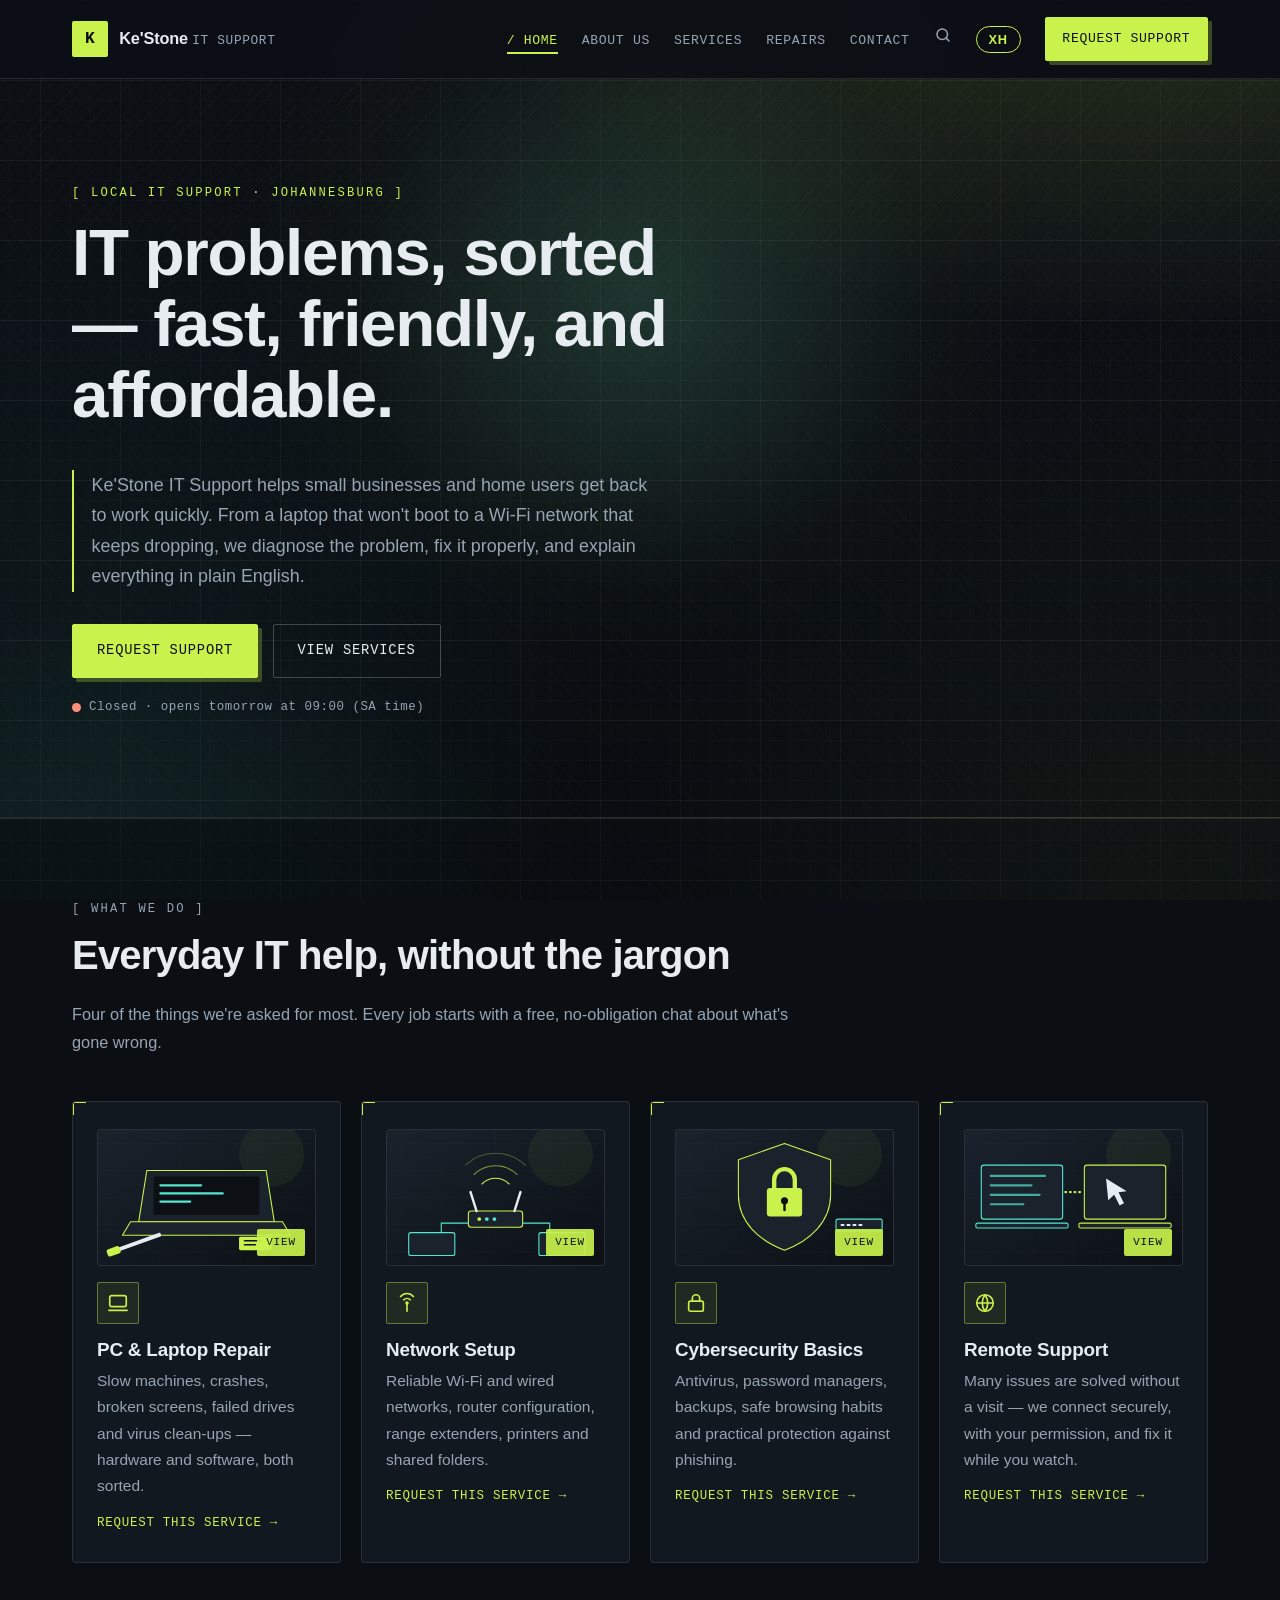
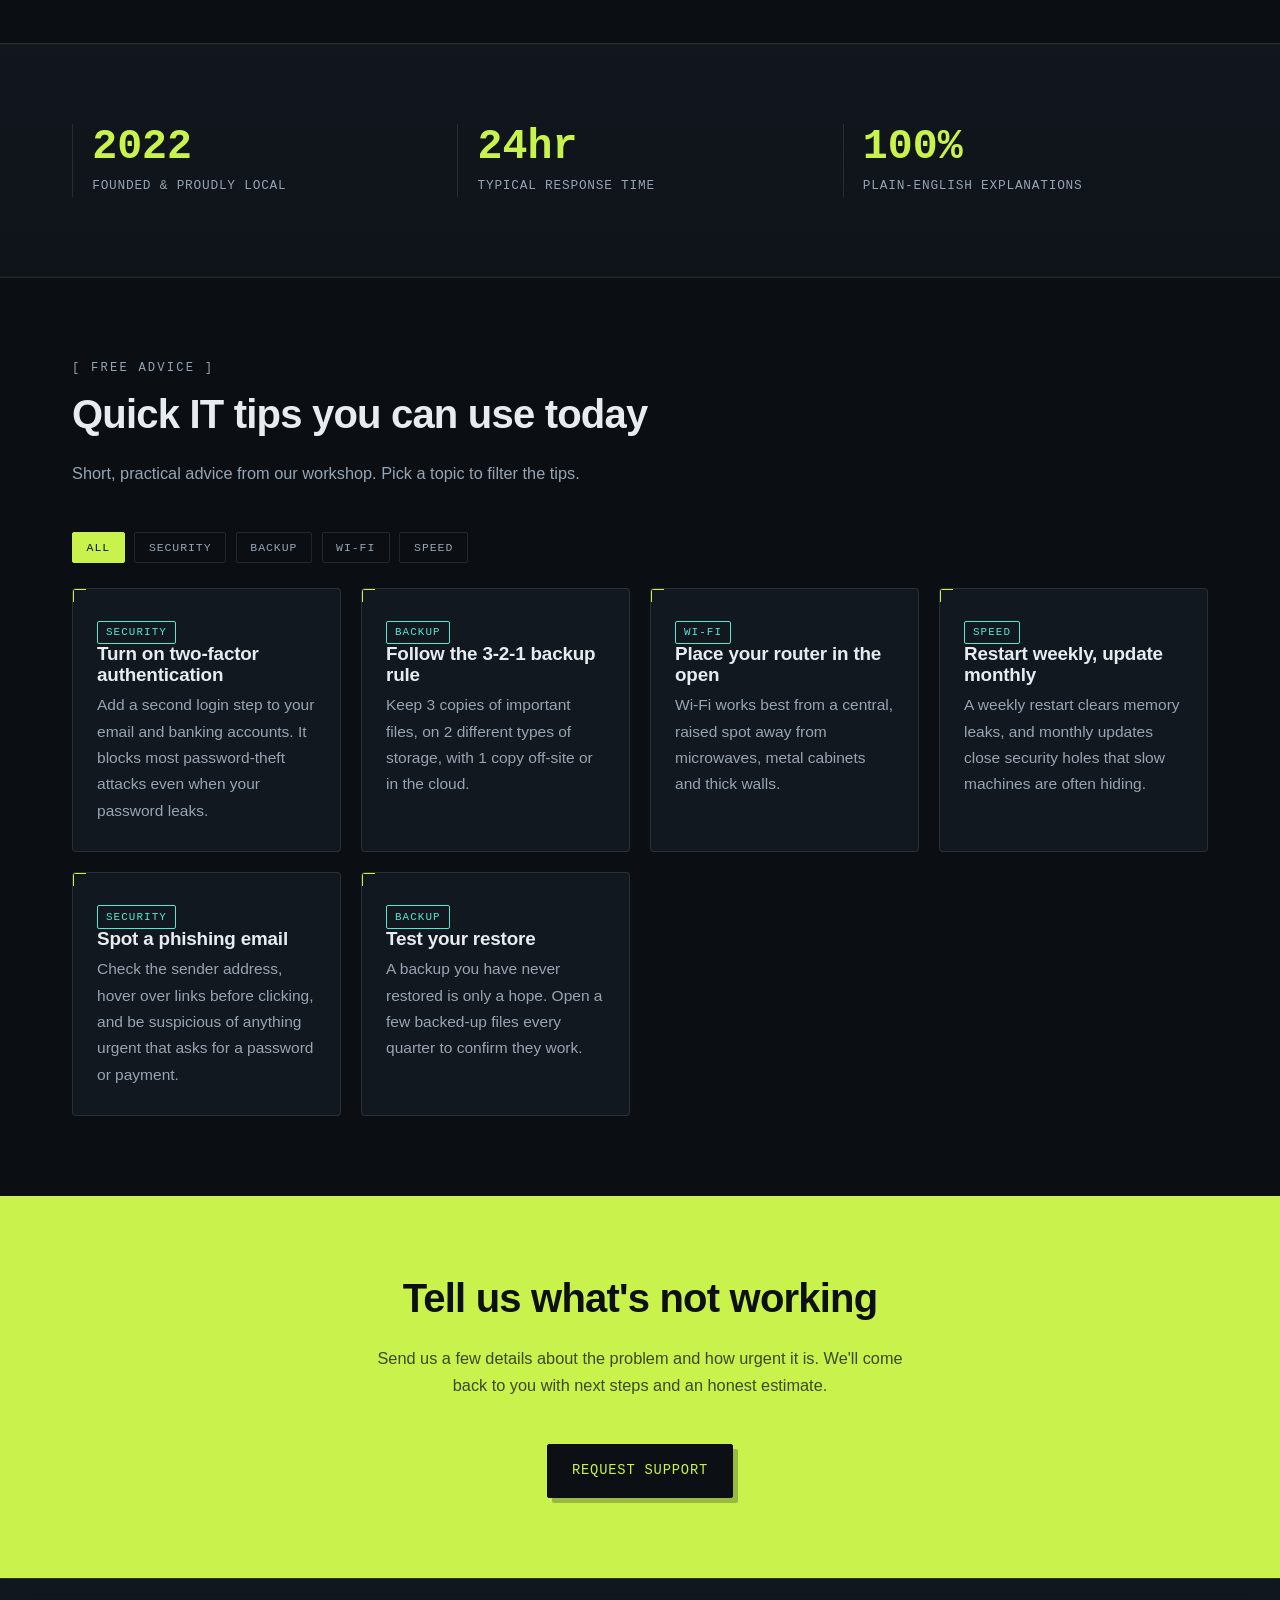
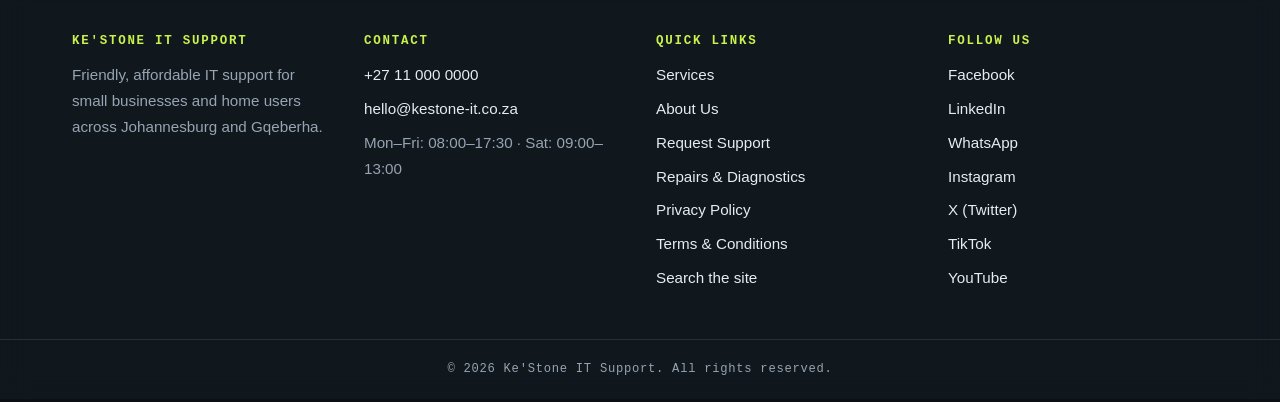
<file: index.html>
<!DOCTYPE html>
<!-- Defines this as an HTML5 document -->

<html lang="en">
<!-- Sets the page language to English -->

<head>
  <!-- Page metadata and external resources -->

  <meta charset="UTF-8">
  <!-- Supports standard Unicode characters -->

  <meta name="viewport" content="width=device-width, initial-scale=1.0">
  <!-- Makes the page responsive on mobile devices -->

  <title>Ke'Stone IT Support | Fast, Friendly IT Help in Johannesburg</title>
  <!-- Text shown in the browser tab -->

  <link rel="stylesheet" href="assets/css/style.css" />
  <!-- Loads the website's CSS file -->


    <meta name="description" content="Fast, friendly and affordable IT support in Johannesburg: PC and laptop repair, Wi-Fi and network setup, cybersecurity basics and remote support." />
    <!-- Part 3 SEO: favicon, social sharing tags and canonical URL -->
    <link rel="icon" href="assets/images/favicon.svg" type="image/svg+xml" />
    <meta name="theme-color" content="#0c1015" />
    <link rel="canonical" href="https://khanyani.github.io/Ke-Stone-IT-Support/" />
    <meta property="og:type" content="website" />
    <meta property="og:site_name" content="Ke'Stone IT Support" />
    <meta property="og:title" content="Ke'Stone IT Support | Fast, Friendly IT Help in Johannesburg" />
    <meta property="og:description" content="Fast, friendly and affordable IT support in Johannesburg: PC and laptop repair, Wi-Fi and network setup, cybersecurity basics and remote support." />
    <meta property="og:url" content="https://khanyani.github.io/Ke-Stone-IT-Support/" />
    <meta name="twitter:card" content="summary" />
    <script type="application/ld+json">
{
  "@context": "https://schema.org",
  "@type": "ComputerRepair",
  "name": "Ke'Stone IT Support",
  "description": "Fast, friendly and affordable IT support in Johannesburg: PC and laptop repair, Wi-Fi and network setup, cybersecurity basics and remote support.",
  "url": "https://khanyani.github.io/Ke-Stone-IT-Support/",
  "telephone": "+27110000000",
  "email": "hello@kestone-it.co.za",
  "priceRange": "R250 - R1200",
  "areaServed": [
    { "@type": "City", "name": "Johannesburg" },
    { "@type": "City", "name": "Gqeberha" }
  ],
  "address": {
    "@type": "PostalAddress",
    "streetAddress": "12 Rivonia Road",
    "addressLocality": "Sandton",
    "addressRegion": "Gauteng",
    "postalCode": "2196",
    "addressCountry": "ZA"
  },
  "openingHoursSpecification": [
    {
      "@type": "OpeningHoursSpecification",
      "dayOfWeek": [
        "Monday",
        "Tuesday",
        "Wednesday",
        "Thursday",
        "Friday"
      ],
      "opens": "08:00",
      "closes": "17:30"
    },
    {
      "@type": "OpeningHoursSpecification",
      "dayOfWeek": "Saturday",
      "opens": "09:00",
      "closes": "13:00"
    }
  ]
}
    </script>

  </head>

<body data-root="" data-page="home">
  <!-- Main page content; data-page identifies this as the home page -->

  <a class="skip-link" href="#main">Skip to main content</a>
  <!-- Accessibility link that skips navigation -->


  <!-- ================= HEADER ================= -->

  <header class="site-header">
    <!-- Website header and navigation -->

    <div class="container header-inner">
      <!-- Centers and organizes header content -->

      <a class="logo" href="index.html" aria-label="Ke'Stone IT Support home">
        <!-- Website logo linking to the homepage -->

        <span class="logo-mark" aria-hidden="true">K</span>
        <!-- Decorative K logo -->

        <span class="logo-text">
          Ke'Stone <em>IT Support</em>
        </span>
        <!-- Company name -->

      </a>


      <!-- Mobile navigation button -->

      <button
        class="nav-toggle"
        id="navToggle"
        type="button"
        aria-expanded="false"
        aria-controls="primaryNav"
        aria-label="Toggle navigation menu"
      >
        <!-- Button used to open/close mobile navigation -->

        <span class="nav-toggle-bar"></span>
        <span class="nav-toggle-bar"></span>
        <span class="nav-toggle-bar"></span>
        <!-- Three bars create the hamburger icon -->

      </button>


      <!-- Main navigation -->

      <nav class="primary-nav" id="primaryNav" aria-label="Primary">
        <!-- Main website navigation -->

        <ul>
          <!-- Navigation links -->

          <li>
            <a href="index.html" data-nav="home">Home</a>
          </li>

          <li>
            <a href="pages/about.html" data-nav="about">About Us</a>
          </li>

          <li>
            <a href="pages/services.html" data-nav="services">Services</a>
          </li>

            <li>
              <a href="pages/repairs.html" data-nav="repairs">Repairs</a>
            </li>
            <!-- Repairs &amp; diagnostics link -->


          <li>
            <a href="pages/contact.html" data-nav="contact">Contact</a>
          </li>

            <li>
              <a class="nav-search" href="pages/search.html" data-nav="search" aria-label="Search the site"><svg viewBox="0 0 24 24" width="18" height="18" fill="none" stroke="currentColor" stroke-width="2" stroke-linecap="round" stroke-linejoin="round" aria-hidden="true"><circle cx="11" cy="11" r="7"/><path d="M20 20l-3.5-3.5"/></svg><span class="nav-search-text">Search</span></a>
            </li>
            <!-- Site search -->


          <li>
            <a
              class="btn btn-accent btn-sm"
              href="pages/enquiry.html"
              data-nav="enquiry"
            >
              Request Support
            </a>
            <!-- Main navigation call-to-action -->
          </li>

        </ul>
      </nav>

    </div>
  </header>


  <!-- ================= MAIN CONTENT ================= -->

  <main id="main">
    <!-- Contains the main content of the homepage -->


    <!-- ================= HERO SECTION ================= -->

    <section class="hero">
      <!-- Main introduction section -->

      <div class="container">

        <p class="eyebrow">Local IT support · Johannesburg</p>
        <!-- Small introductory label -->

        <h1>IT problems, sorted — fast, friendly, and affordable.</h1>
        <!-- Main page heading -->

        <p class="lead">
          Ke'Stone IT Support helps small businesses and home users get back to work quickly.
          From a laptop that won't boot to a Wi-Fi network that keeps dropping, we diagnose the problem,
          fix it properly, and explain everything in plain English.
        </p>
        <!-- Main introduction to the company -->

        <div class="hero-actions">
          <!-- Main hero buttons -->

          <a class="btn btn-accent" href="pages/enquiry.html">
            Request Support
          </a>
          <!-- Opens the support enquiry page -->

          <a class="btn btn-outline" href="pages/services.html">
            View Services
          </a>
          <!-- Opens the services page -->

        </div>
        <p class="open-status" data-open-status aria-live="polite"></p>
        <!-- Shows whether the business is open right now (JavaScript) -->
      </div>
    </section>


    <!-- ================= SERVICES ================= -->

    <section class="section">
      <!-- Services preview section -->

      <div class="container">

        <div class="section-head">
          <!-- Section heading and introduction -->

          <p class="eyebrow">What we do</p>

          <h2>Everyday IT help, without the jargon</h2>

          <p>
            Four of the things we're asked for most. Every job starts with a free, no-obligation
            chat about what's gone wrong.
          </p>

        </div>


        <!-- Four service cards -->

        <div class="grid grid-4" data-gallery>
          <!-- Creates a four-column service grid -->


          <!-- PC repair card -->

          <article class="card card-clickable" id="svc-repair">
              <a class="gallery-item service-photo" href="assets/images/services/pc-laptop-repair.svg" data-caption="PC & Laptop Repair" aria-label="View larger picture: PC & Laptop Repair">
                <img src="assets/images/services/pc-laptop-repair.svg" alt="Laptop opened on a repair mat with a screwdriver and replacement SSD" width="800" height="500" loading="lazy" />
                <span class="photo-zoom" aria-hidden="true">View</span>
              </a>


            <div class="card-icon" aria-hidden="true">
              <!-- Laptop icon -->

              <svg
                viewBox="0 0 24 24"
                width="22"
                height="22"
                fill="none"
                stroke="currentColor"
                stroke-width="1.8"
                stroke-linecap="round"
                stroke-linejoin="round"
              >
                <rect x="3" y="4" width="18" height="12" rx="2"/>
                <path d="M2 20h20"/>
              </svg>

            </div>

            <h3>PC &amp; Laptop Repair</h3>
            <!-- Service name -->

            <p>
              Slow machines, crashes, broken screens, failed drives and virus clean-ups — hardware
              and software, both sorted.
            </p>
            <!-- Service description -->
              <a class="card-link" href="pages/enquiry.html?service=repair" aria-label="Request PC and Laptop Repair">Request this service <span aria-hidden="true">&rarr;</span></a>

            </article>


          <!-- Network setup card -->

          <article class="card card-clickable" id="svc-network">
              <a class="gallery-item service-photo" href="assets/images/services/network-setup.svg" data-caption="Network Setup" aria-label="View larger picture: Network Setup">
                <img src="assets/images/services/network-setup.svg" alt="Router and switch connected to laptops with Wi-Fi signal arcs" width="800" height="500" loading="lazy" />
                <span class="photo-zoom" aria-hidden="true">View</span>
              </a>


            <div class="card-icon" aria-hidden="true">
              <!-- Wi-Fi icon -->

              <svg
                viewBox="0 0 24 24"
                width="22"
                height="22"
                fill="none"
                stroke="currentColor"
                stroke-width="1.8"
                stroke-linecap="round"
                stroke-linejoin="round"
              >
                <path d="M12 12v9"/>
                <path d="M8.5 8.5a5 5 0 0 1 7 0"/>
                <path d="M5 5a9 9 0 0 1 14 0"/>
                <circle cx="12" cy="12" r="1"/>
              </svg>

            </div>

            <h3>Network Setup</h3>

            <p>
              Reliable Wi-Fi and wired networks, router configuration, range extenders, printers
              and shared folders.
            </p>
              <a class="card-link" href="pages/enquiry.html?service=network" aria-label="Request Network Setup">Request this service <span aria-hidden="true">&rarr;</span></a>

            </article>


          <!-- Cybersecurity card -->

          <article class="card card-clickable" id="svc-security">
              <a class="gallery-item service-photo" href="assets/images/services/cybersecurity-basics.svg" data-caption="Cybersecurity Basics" aria-label="View larger picture: Cybersecurity Basics">
                <img src="assets/images/services/cybersecurity-basics.svg" alt="Shield with a padlock and a protected password field" width="800" height="500" loading="lazy" />
                <span class="photo-zoom" aria-hidden="true">View</span>
              </a>


            <div class="card-icon" aria-hidden="true">
              <!-- Security lock icon -->

              <svg
                viewBox="0 0 24 24"
                width="22"
                height="22"
                fill="none"
                stroke="currentColor"
                stroke-width="1.8"
                stroke-linecap="round"
                stroke-linejoin="round"
              >
                <rect x="4" y="10" width="16" height="11" rx="2"/>
                <path d="M8 10V7a4 4 0 0 1 8 0v3"/>
              </svg>

            </div>

            <h3>Cybersecurity Basics</h3>

            <p>
              Antivirus, password managers, backups, safe browsing habits and practical protection
              against phishing.
            </p>
              <a class="card-link" href="pages/enquiry.html?service=security" aria-label="Request Cybersecurity Basics">Request this service <span aria-hidden="true">&rarr;</span></a>

            </article>


          <!-- Remote support card -->

          <article class="card card-clickable" id="svc-remote">
              <a class="gallery-item service-photo" href="assets/images/services/remote-support.svg" data-caption="Remote Support" aria-label="View larger picture: Remote Support">
                <img src="assets/images/services/remote-support.svg" alt="Two screens linked by a dotted line with a cursor moving across" width="800" height="500" loading="lazy" />
                <span class="photo-zoom" aria-hidden="true">View</span>
              </a>


            <div class="card-icon" aria-hidden="true">
              <!-- Globe icon -->

              <svg
                viewBox="0 0 24 24"
                width="22"
                height="22"
                fill="none"
                stroke="currentColor"
                stroke-width="1.8"
                stroke-linecap="round"
                stroke-linejoin="round"
              >
                <circle cx="12" cy="12" r="9"/>
                <path d="M3 12h18"/>
                <path d="M12 3a15 15 0 0 1 0 18a15 15 0 0 1 0-18"/>
              </svg>

            </div>

            <h3>Remote Support</h3>

            <p>
              Many issues are solved without a visit — we connect securely, with your permission,
              and fix it while you watch.
            </p>
              <a class="card-link" href="pages/enquiry.html?service=remote" aria-label="Request Remote Support">Request this service <span aria-hidden="true">&rarr;</span></a>

            </article>

        </div>
      </div>
    </section>


    <!-- ================= TRUST SECTION ================= -->

    <section class="section section-grey">
      <!-- Displays business statistics -->

      <div class="container">

        <div class="grid grid-3">
          <!-- Three-column statistics grid -->

          <div class="stat">
            <strong>2026</strong>
            <p>Founded &amp; proudly local</p>
          </div>

          <div class="stat">
            <strong>24hr</strong>
            <p>Typical response time</p>
          </div>

          <div class="stat">
            <strong>100%</strong>
            <p>Plain-English explanations</p>
          </div>

        </div>
      </div>
    </section>


    <!-- ================= CALL TO ACTION ================= -->

    <!-- ================= IT TIPS (loaded dynamically from assets/data/tips.json) ================= -->

    <section class="section">
      <div class="container">
        <div class="section-head">
          <p class="eyebrow">Free advice</p>
          <h2>Quick IT tips you can use today</h2>
          <p>Short, practical advice from our workshop. Pick a topic to filter the tips.</p>
        </div>
        <div data-tips>
          <noscript><p>Enable JavaScript to browse our IT tips.</p></noscript>
        </div>
      </div>
    </section>

    <section class="section section-navy">
      <!-- Final support call-to-action section -->

      <div class="container cta-band">

        <h2>Tell us what's not working</h2>
        <!-- CTA heading -->

        <p>
          Send us a few details about the problem and how urgent it is. We'll come back to you
          with next steps and an honest estimate.
        </p>
        <!-- CTA description -->

        <a class="btn btn-accent" href="pages/enquiry.html">
          Request Support
        </a>
        <!-- Opens the support enquiry page -->

      </div>
    </section>

  </main>


  <!-- ================= FOOTER ================= -->

  <!-- Placeholder for a JavaScript-inserted footer -->


  <footer class="site-footer">
    <!-- Website footer -->

    <div class="container footer-grid">
      <!-- Organizes footer content into columns -->


      <!-- Company information -->

      <div>

        <h2 class="footer-heading">Ke'Stone IT Support</h2>

        <p class="footer-text">
          Friendly, affordable IT support for small businesses and home users across Johannesburg and Gqeberha.
        </p>

      </div>


      <!-- Contact information -->

      <div>

        <h2 class="footer-heading">Contact</h2>

        <ul class="footer-list">

          <li>
            <a href="tel:+27110000000">+27 11 000 0000</a>
          </li>
          <!-- Phone link -->

          <li>
            <a href="mailto:hello@kestone-it.co.za">
              hello@kestone-it.co.za
            </a>
          </li>
          <!-- Email link -->

          <li>
            Mon–Fri: 08:00–17:30 · Sat: 09:00–13:00
          </li>
          <!-- Business hours -->

        </ul>

      </div>


      <!-- Quick navigation links -->

      <div>

        <h2 class="footer-heading">Quick links</h2>

        <ul class="footer-list">

          <li>
            <a href="pages/services.html">Services</a>
          </li>

          <li>
            <a href="pages/about.html">About Us</a>
          </li>

          <li>
            <a href="pages/enquiry.html">Request Support</a>
          </li>

            <li>
              <a href="pages/repairs.html">Repairs &amp; Diagnostics</a>
            </li>

            <li>
              <a href="pages/privacy.html">Privacy Policy</a>
            </li>

            <li>
              <a href="pages/terms.html">Terms &amp; Conditions</a>
            </li>

            <li>
              <a href="pages/search.html">Search the site</a>
            </li>

        </ul>

      </div>


      <!-- Social media links -->

      <div>

        <h2 class="footer-heading">Follow us</h2>

        <ul class="footer-list ">

          <li>
            <a href="https://www.facebook.com/" >
              Facebook
            </a>
          </li>

          <li>
            <a href="https://www.linkedin.com/" >
              LinkedIn
            </a>
          </li>

          <li>
            <a href="https://wa.me/27110000000" >
              WhatsApp
            </a>
          </li>

            <li>
              <a href="https://www.instagram.com/" rel="noopener">
                Instagram
              </a>
            </li>
            <!-- Instagram link -->

            <li>
              <a href="https://x.com/" rel="noopener">
                X (Twitter)
              </a>
            </li>
            <!-- X (Twitter) link -->

            <li>
              <a href="https://www.tiktok.com/" rel="noopener">
                TikTok
              </a>
            </li>
            <!-- TikTok link -->

            <li>
              <a href="https://www.youtube.com/" rel="noopener">
                YouTube
              </a>
            </li>
            <!-- YouTube link -->

        </ul>

      </div>

    </div>


    <!-- Copyright -->

    <div class="footer-bottom">

      <p>
        &copy;
        <span data-year>2026</span>
        Ke'Stone IT Support. All rights reserved.
      </p>
      <!-- data-year can be updated automatically using JavaScript -->

    </div>

  </footer>


  <!-- ================= JAVASCRIPT ================= -->

  <script src="assets/js/script.js" defer></script>
    <script src="assets/js/features.js" defer></script>
    <script src="assets/js/lang-xh.js" defer></script>
    <script src="assets/js/i18n.js" defer></script>
  <!-- Loads JavaScript for interactive website features -->

</body>
</html>
<!-- End of the HTML document -->
</file>
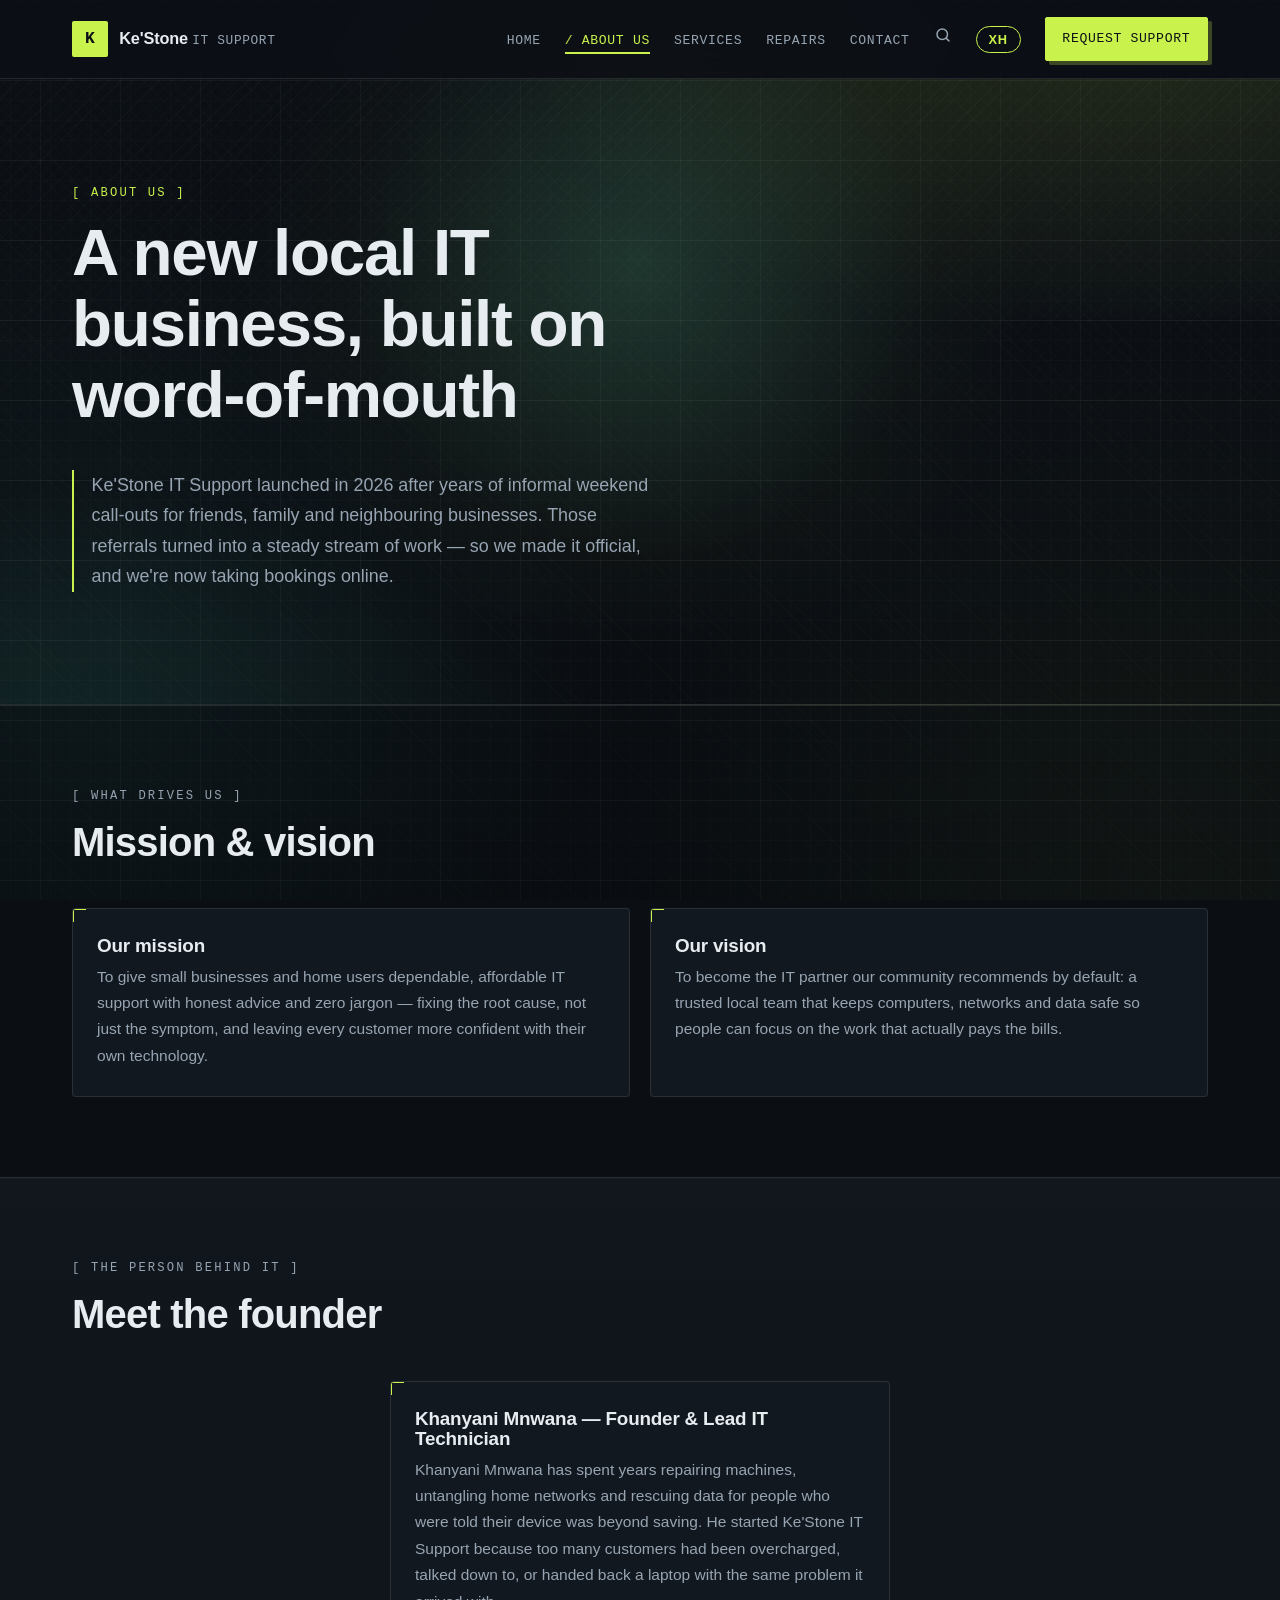
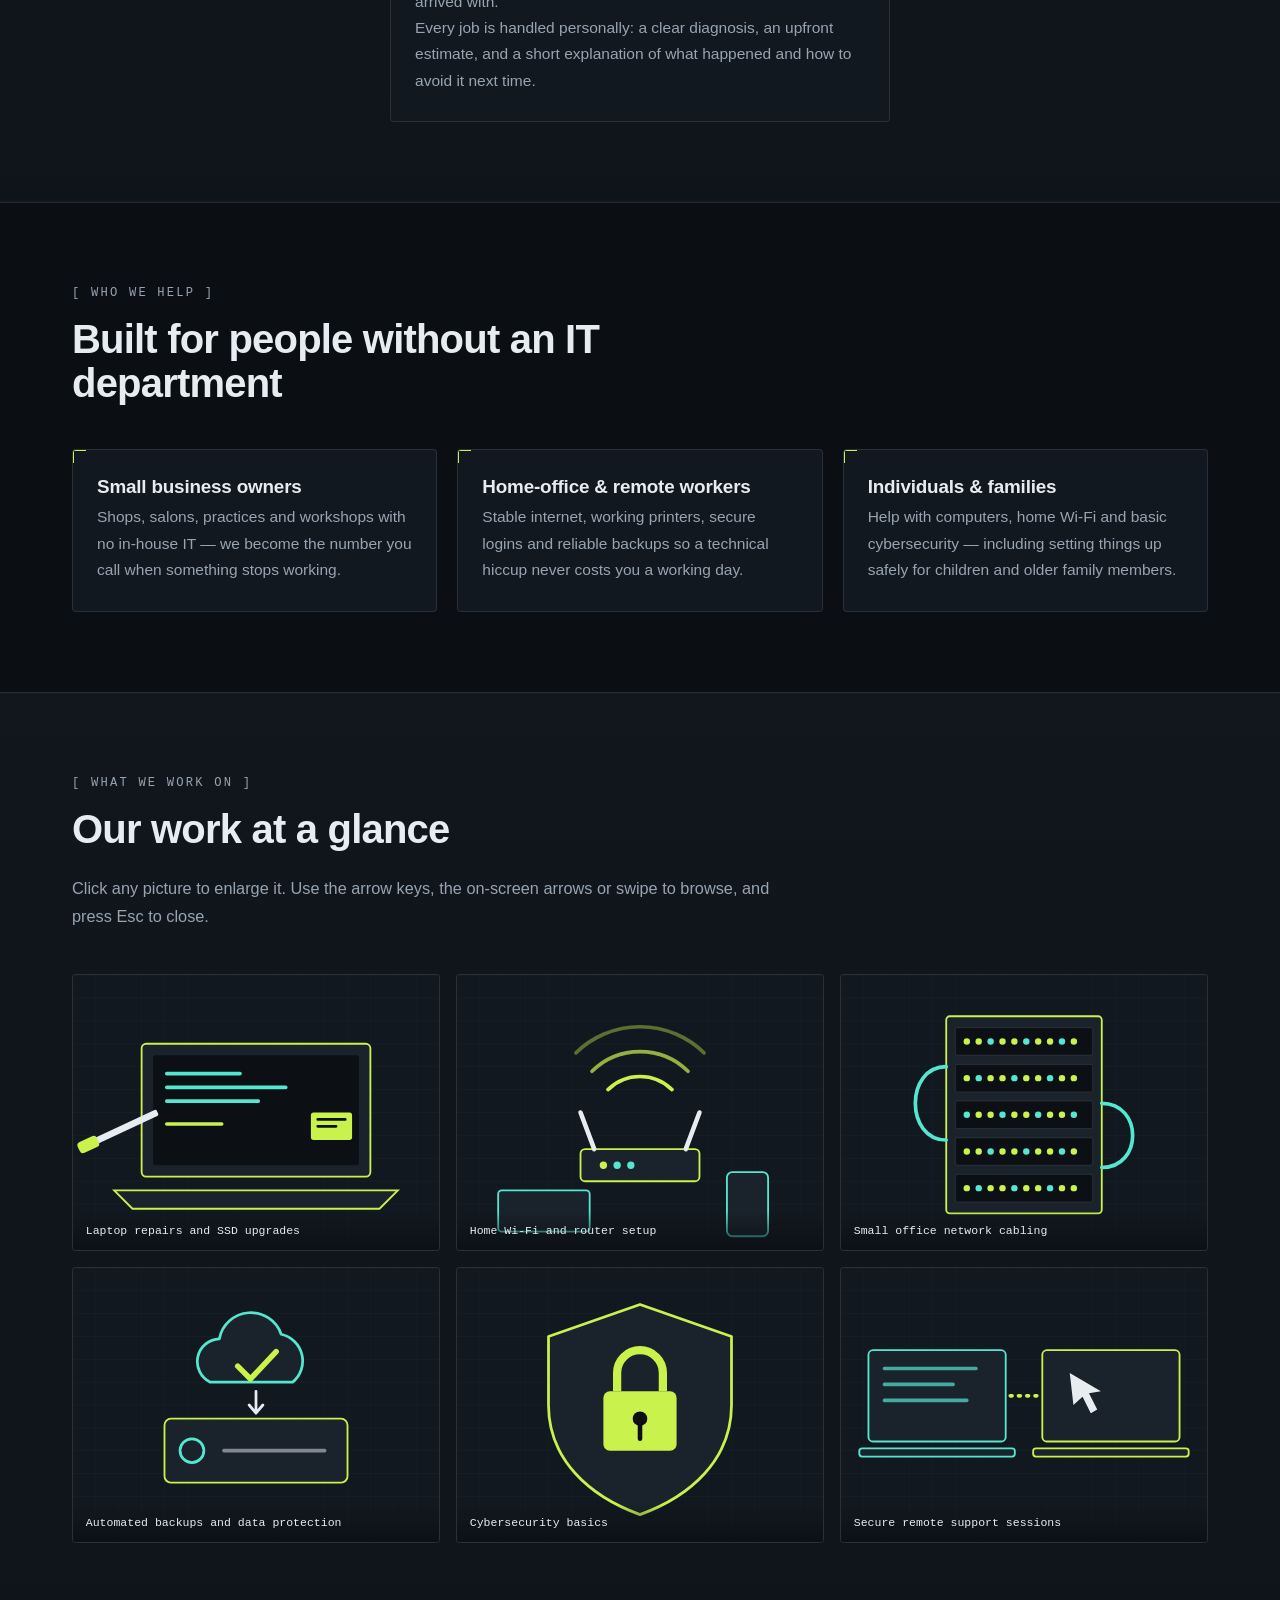
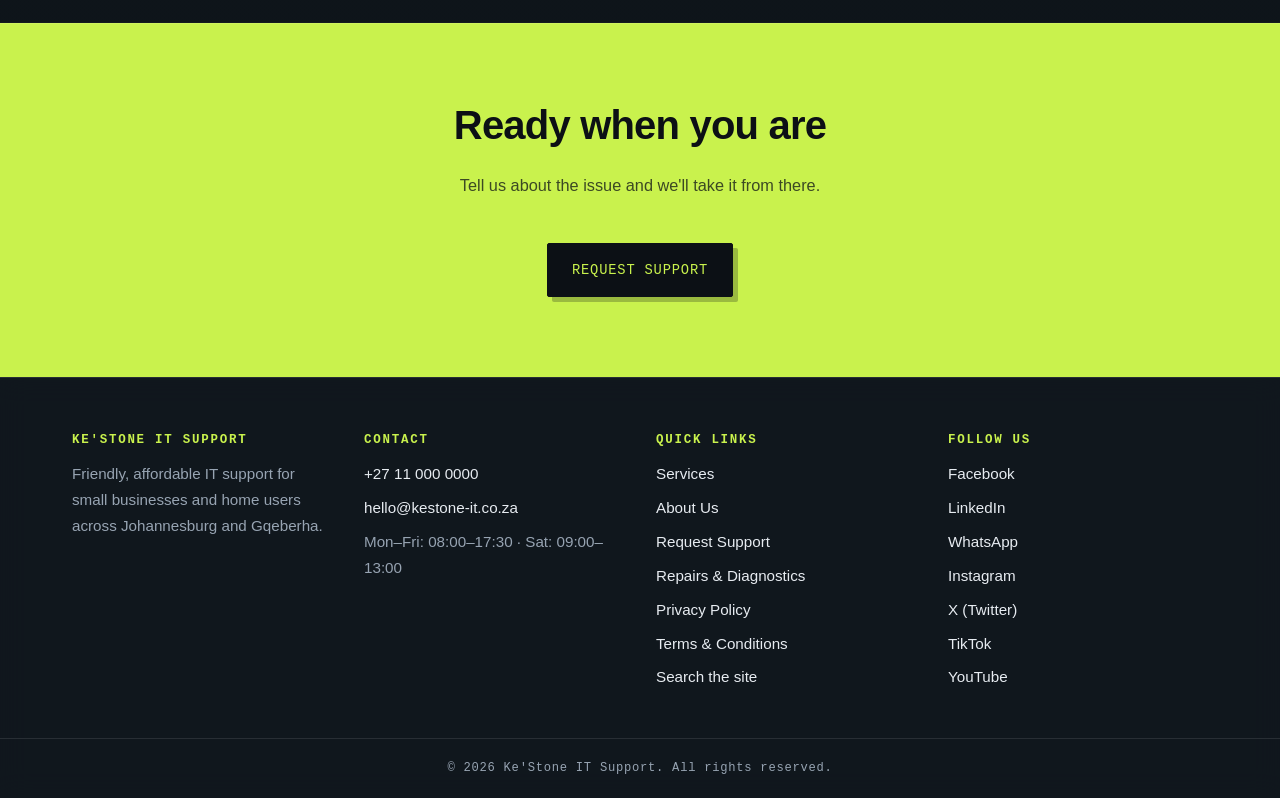
<file: pages/about.html>
<!doctype html>
<!-- Defines this as an HTML5 document -->

<html lang="en">
  <!-- Sets the page language to English -->

  <head>
    <!-- Page metadata and external resources -->

    <meta charset="utf-8" />
    <!-- Supports standard characters -->

    <meta name="viewport" content="width=device-width, initial-scale=1" />
    <!-- Makes the page responsive on mobile devices -->

    <title>About Ke'Stone IT Support | Local IT Help You Can Trust</title>
    <!-- Title displayed in the browser tab -->

    <meta
      name="description"
      content="Ke'Stone IT Support is a 2026 start-up built on word-of-mouth. Read our mission, vision, founder story and who we help."
    />
    <!-- Description used by search engines -->

    <link rel="stylesheet" href="../assets/css/style.css" />
    <!-- Loads the website's CSS file -->

  
    <!-- Part 3 SEO: favicon, social sharing tags and canonical URL -->
    <link rel="icon" href="../assets/images/favicon.svg" type="image/svg+xml" />
    <meta name="theme-color" content="#0c1015" />
    <link rel="canonical" href="https://khanyani.github.io/Ke-Stone-IT-Support/pages/about.html" />
    <meta property="og:type" content="website" />
    <meta property="og:site_name" content="Ke'Stone IT Support" />
    <meta property="og:title" content="About Ke'Stone IT Support | Local IT Help You Can Trust" />
    <meta property="og:description" content="Ke'Stone IT Support is a 2026 start-up built on word-of-mouth. Read our mission, vision, founder story and who we help." />
    <meta property="og:url" content="https://khanyani.github.io/Ke-Stone-IT-Support/pages/about.html" />
    <meta name="twitter:card" content="summary" />

  </head>


  <body data-root="../" data-page="about">
    <!-- Main page content; identifies this as the About page -->

    <a class="skip-link" href="#main">Skip to main content</a>
    <!-- Accessibility link that skips the navigation -->


    <!-- ================= HEADER ================= -->

    <header class="site-header">
      <!-- Website header and navigation -->

      <div class="container header-inner">
        <!-- Organizes and centers header content -->


        <!-- Website logo -->

        <a
          class="logo"
          href="../index.html"
          aria-label="Ke'Stone IT Support home"
        >
          <!-- Logo links to the homepage -->

          <span class="logo-mark" aria-hidden="true">K</span>
          <!-- Decorative K logo -->

          <span class="logo-text">
            Ke'Stone <em>IT Support</em>
          </span>
          <!-- Company name -->

        </a>


        <!-- Mobile navigation button -->

        <button
          class="nav-toggle"
          id="navToggle"
          type="button"
          aria-expanded="false"
          aria-controls="primaryNav"
          aria-label="Toggle navigation menu"
        >
          <!-- Opens and closes the mobile menu -->

          <span class="nav-toggle-bar"></span>
          <span class="nav-toggle-bar"></span>
          <span class="nav-toggle-bar"></span>
          <!-- Three bars create the hamburger icon -->

        </button>


        <!-- Main navigation -->

        <nav class="primary-nav" id="primaryNav" aria-label="Primary">
          <!-- Main website navigation -->

          <ul>

            <li>
              <a href="../index.html" data-nav="home">Home</a>
            </li>
            <!-- Home page link -->

            <li>
              <a href="about.html" data-nav="about">About Us</a>
            </li>
            <!-- About page link -->

            <li>
              <a href="services.html" data-nav="services">Services</a>
            </li>
            <!-- Services page link -->

            <li>
              <a href="repairs.html" data-nav="repairs">Repairs</a>
            </li>
            <!-- Repairs &amp; diagnostics link -->


            <li>
              <a href="contact.html" data-nav="contact">Contact</a>
            </li>
            <!-- Contact page link -->

            <li>
              <a class="nav-search" href="search.html" data-nav="search" aria-label="Search the site"><svg viewBox="0 0 24 24" width="18" height="18" fill="none" stroke="currentColor" stroke-width="2" stroke-linecap="round" stroke-linejoin="round" aria-hidden="true"><circle cx="11" cy="11" r="7"/><path d="M20 20l-3.5-3.5"/></svg><span class="nav-search-text">Search</span></a>
            </li>
            <!-- Site search -->


            <li>
              <a
                class="btn btn-accent btn-sm"
                href="enquiry.html"
                data-nav="enquiry"
              >
                Request Support
              </a>
              <!-- Main navigation call-to-action -->

            </li>

          </ul>
        </nav>

      </div>
    </header>


    <!-- ================= MAIN CONTENT ================= -->

    <main id="main">
      <!-- Contains the main About page content -->


      <!-- ================= INTRODUCTION ================= -->

      <section class="hero">
        <!-- Introduction to the company -->

        <div class="container">

          <p class="eyebrow">About us</p>
          <!-- Small section label -->

          <h1>A new local IT business, built on word-of-mouth</h1>
          <!-- Main page heading -->

          <p class="lead">
            Ke'Stone IT Support launched in 2026 after years of informal weekend call-outs for
            friends, family and neighbouring businesses. Those referrals turned into a steady
            stream of work — so we made it official, and we're now taking bookings online.
          </p>
          <!-- Brief company background -->

        </div>
      </section>


      <!-- ================= MISSION & VISION ================= -->

      <section class="section">
        <!-- Displays the company's mission and vision -->

        <div class="container">

          <div class="section-head">

            <p class="eyebrow">What drives us</p>
            <!-- Small section label -->

            <h2>Mission &amp; vision</h2>
            <!-- Section heading -->

          </div>


          <div class="grid grid-2">
            <!-- Creates two columns -->


            <!-- Mission card -->

            <article class="card">

              <h3>Our mission</h3>
              <!-- Mission heading -->

              <p>
                To give small businesses and home users dependable, affordable IT support with
                honest advice and zero jargon — fixing the root cause, not just the symptom, and
                leaving every customer more confident with their own technology.
              </p>
              <!-- Explains the company's mission -->

            </article>


            <!-- Vision card -->

            <article class="card">

              <h3>Our vision</h3>
              <!-- Vision heading -->

              <p>
                To become the IT partner our community recommends by default: a trusted local team
                that keeps computers, networks and data safe so people can focus on the work that
                actually pays the bills.
              </p>
              <!-- Explains the company's long-term vision -->

            </article>

          </div>
        </div>
      </section>


      <!-- ================= FOUNDER ================= -->

      <section class="section section-grey">
        <!-- Section introducing the founder -->

        <div class="container">

          <div class="section-head">

            <p class="eyebrow">The person behind it</p>
            <!-- Small section label -->

            <h2>Meet the founder</h2>
            <!-- Section heading -->

          </div>


          <!-- Founder information -->

          <article class="card narrow">

            <h3>
              Khanyani Mnwana — Founder &amp; Lead IT Technician
            </h3>
            <!-- Founder name and role -->

            <p>
              Khanyani Mnwana has spent years repairing machines, untangling home networks and rescuing data
              for people who were told their device was beyond saving. He started Ke'Stone IT
              Support because too many customers had been overcharged, talked down to, or handed
              back a laptop with the same problem it arrived with.
            </p>
            <!-- Explains the founder's background -->

            <p>
              Every job is handled personally: a clear diagnosis, an upfront estimate, and a short
              explanation of what happened and how to avoid it next time.
            </p>
            <!-- Explains the company's approach to customer service -->

          </article>

        </div>
      </section>


      <!-- ================= TARGET AUDIENCE ================= -->

      <section class="section">
        <!-- Explains who the company helps -->

        <div class="container">

          <div class="section-head">

            <p class="eyebrow">Who we help</p>
            <!-- Small section label -->

            <h2>Built for people without an IT department</h2>
            <!-- Section heading -->

          </div>


          <div class="grid grid-3">
            <!-- Creates three audience columns -->


            <!-- Small businesses -->

            <article class="card">

              <h3>Small business owners</h3>
              <!-- Audience heading -->

              <p>
                Shops, salons, practices and workshops with no in-house IT — we become the number
                you call when something stops working.
              </p>
              <!-- Explains how the company helps businesses -->

            </article>


            <!-- Remote workers -->

            <article class="card">

              <h3>Home-office &amp; remote workers</h3>
              <!-- Audience heading -->

              <p>
                Stable internet, working printers, secure logins and reliable backups so a technical
                hiccup never costs you a working day.
              </p>
              <!-- Explains support for remote workers -->

            </article>


            <!-- Individuals and families -->

            <article class="card">

              <h3>Individuals &amp; families</h3>
              <!-- Audience heading -->

              <p>
                Help with computers, home Wi-Fi and basic cybersecurity — including setting things
                up safely for children and older family members.
              </p>
              <!-- Explains support for home users -->

            </article>

          </div>
        </div>
      </section>


      <!-- ================= CALL TO ACTION ================= -->

      <!-- ================= GALLERY (click a picture to open the lightbox) ================= -->

      <section class="section section-grey">
        <div class="container">
          <div class="section-head">
            <p class="eyebrow">What we work on</p>
            <h2>Our work at a glance</h2>
            <p>Click any picture to enlarge it. Use the arrow keys, the on-screen arrows or swipe to browse, and press Esc to close.</p>
          </div>
          <div class="gallery" data-gallery>
            <a class="gallery-item" href="../assets/images/gallery/laptop-repair-bench.svg" data-caption="Laptop repairs and SSD upgrades">
              <img src="../assets/images/gallery/laptop-repair-bench.svg" alt="Laptop opened on a repair bench with a screwdriver and spare SSD" width="800" height="600" loading="lazy" />
              <span class="gallery-cap">Laptop repairs and SSD upgrades</span>
            </a>
            <a class="gallery-item" href="../assets/images/gallery/home-wifi-router-setup.svg" data-caption="Home Wi-Fi and router setup">
              <img src="../assets/images/gallery/home-wifi-router-setup.svg" alt="Wi-Fi router broadcasting a signal to a laptop and phone" width="800" height="600" loading="lazy" />
              <span class="gallery-cap">Home Wi-Fi and router setup</span>
            </a>
            <a class="gallery-item" href="../assets/images/gallery/small-office-network-rack.svg" data-caption="Small office network cabling">
              <img src="../assets/images/gallery/small-office-network-rack.svg" alt="Small office network rack with a switch, patch cables and a printer link" width="800" height="600" loading="lazy" />
              <span class="gallery-cap">Small office network cabling</span>
            </a>
            <a class="gallery-item" href="../assets/images/gallery/data-backup-drive.svg" data-caption="Automated backups and data protection">
              <img src="../assets/images/gallery/data-backup-drive.svg" alt="External backup drive with a cloud and a green tick showing a safe copy" width="800" height="600" loading="lazy" />
              <span class="gallery-cap">Automated backups and data protection</span>
            </a>
            <a class="gallery-item" href="../assets/images/gallery/cybersecurity-padlock-shield.svg" data-caption="Cybersecurity basics">
              <img src="../assets/images/gallery/cybersecurity-padlock-shield.svg" alt="Shield with a padlock representing cybersecurity protection" width="800" height="600" loading="lazy" />
              <span class="gallery-cap">Cybersecurity basics</span>
            </a>
            <a class="gallery-item" href="../assets/images/gallery/remote-support-session.svg" data-caption="Secure remote support sessions">
              <img src="../assets/images/gallery/remote-support-session.svg" alt="Remote support session: a technician laptop connected to a customer screen" width="800" height="600" loading="lazy" />
              <span class="gallery-cap">Secure remote support sessions</span>
            </a>
          </div>
        </div>
      </section>

      <section class="section section-navy">
        <!-- Final call-to-action section -->

        <div class="container cta-band">

          <h2>Ready when you are</h2>
          <!-- Call-to-action heading -->

          <p>
            Tell us about the issue and we'll take it from there.
          </p>
          <!-- Short invitation to contact the company -->

          <a class="btn btn-accent" href="enquiry.html">
            Request Support
          </a>
          <!-- Links to the support request form -->

        </div>
      </section>

    </main>


    <!-- ================= FOOTER ================= -->

    <footer class="site-footer">
      <!-- Website footer -->

      <div class="container footer-grid">
        <!-- Organizes footer content into columns -->


        <!-- Company information -->

        <div>

          <h2 class="footer-heading">
            Ke'Stone IT Support
          </h2>

          <p class="footer-text">
            Friendly, affordable IT support for small businesses and home users across Johannesburg and Gqeberha.
          </p>

        </div>


        <!-- Contact information -->

        <div>

          <h2 class="footer-heading">Contact</h2>

          <ul class="footer-list">

            <li>
              <a href="tel:+27110000000">
                +27 11 000 0000
              </a>
            </li>
            <!-- Phone link -->

            <li>
              <a href="mailto:hello@kestone-it.co.za">
                hello@kestone-it.co.za
              </a>
            </li>
            <!-- Email link -->

            <li>
              Mon–Fri: 08:00–17:30 · Sat: 09:00–13:00
            </li>
            <!-- Business hours -->

          </ul>

        </div>


        <!-- Quick links -->

        <div>

          <h2 class="footer-heading">Quick links</h2>

          <ul class="footer-list">

            <li>
              <a href="services.html">Services</a>
            </li>

            <li>
              <a href="about.html">About Us</a>
            </li>

            <li>
              <a href="enquiry.html">Request Support</a>
            </li>

            <li>
              <a href="repairs.html">Repairs &amp; Diagnostics</a>
            </li>

            <li>
              <a href="privacy.html">Privacy Policy</a>
            </li>

            <li>
              <a href="terms.html">Terms &amp; Conditions</a>
            </li>

            <li>
              <a href="search.html">Search the site</a>
            </li>

          </ul>

        </div>


        <!-- Social media links -->

        <div>

          <h2 class="footer-heading">Follow us</h2>

          <ul class="footer-list">

            <li>
              <a
                href="https://www.facebook.com/"
                rel="noopener"
              >
                Facebook
              </a>
            </li>
            <!-- Facebook link -->

            <li>
              <a
                href="https://www.linkedin.com/"
                rel="noopener"
              >
                LinkedIn
              </a>
            </li>
            <!-- LinkedIn link -->

            <li>
              <a
                href="https://wa.me/27110000000"
                rel="noopener"
              >
                WhatsApp
              </a>
            </li>

            <li>
              <a href="https://www.instagram.com/" rel="noopener">
                Instagram
              </a>
            </li>
            <!-- Instagram link -->

            <li>
              <a href="https://x.com/" rel="noopener">
                X (Twitter)
              </a>
            </li>
            <!-- X (Twitter) link -->

            <li>
              <a href="https://www.tiktok.com/" rel="noopener">
                TikTok
              </a>
            </li>
            <!-- TikTok link -->

            <li>
              <a href="https://www.youtube.com/" rel="noopener">
                YouTube
              </a>
            </li>
            <!-- YouTube link -->
            <!-- WhatsApp link -->

          </ul>

        </div>

      </div>


      <!-- Copyright -->

      <div class="footer-bottom">

        <p>
          &copy;
          <span data-year>2026</span>
          Ke'Stone IT Support. All rights reserved.
        </p>
        <!-- JavaScript can update the year automatically -->

      </div>

    </footer>


    <!-- ================= JAVASCRIPT ================= -->

    <script src="../assets/js/script.js" defer></script>
    <script src="../assets/js/features.js" defer></script>
    <script src="../assets/js/lang-xh.js" defer></script>
    <script src="../assets/js/i18n.js" defer></script>
    <!-- Loads JavaScript for navigation and other website features -->

  </body>
</html>
<!-- End of the HTML document -->
</file>
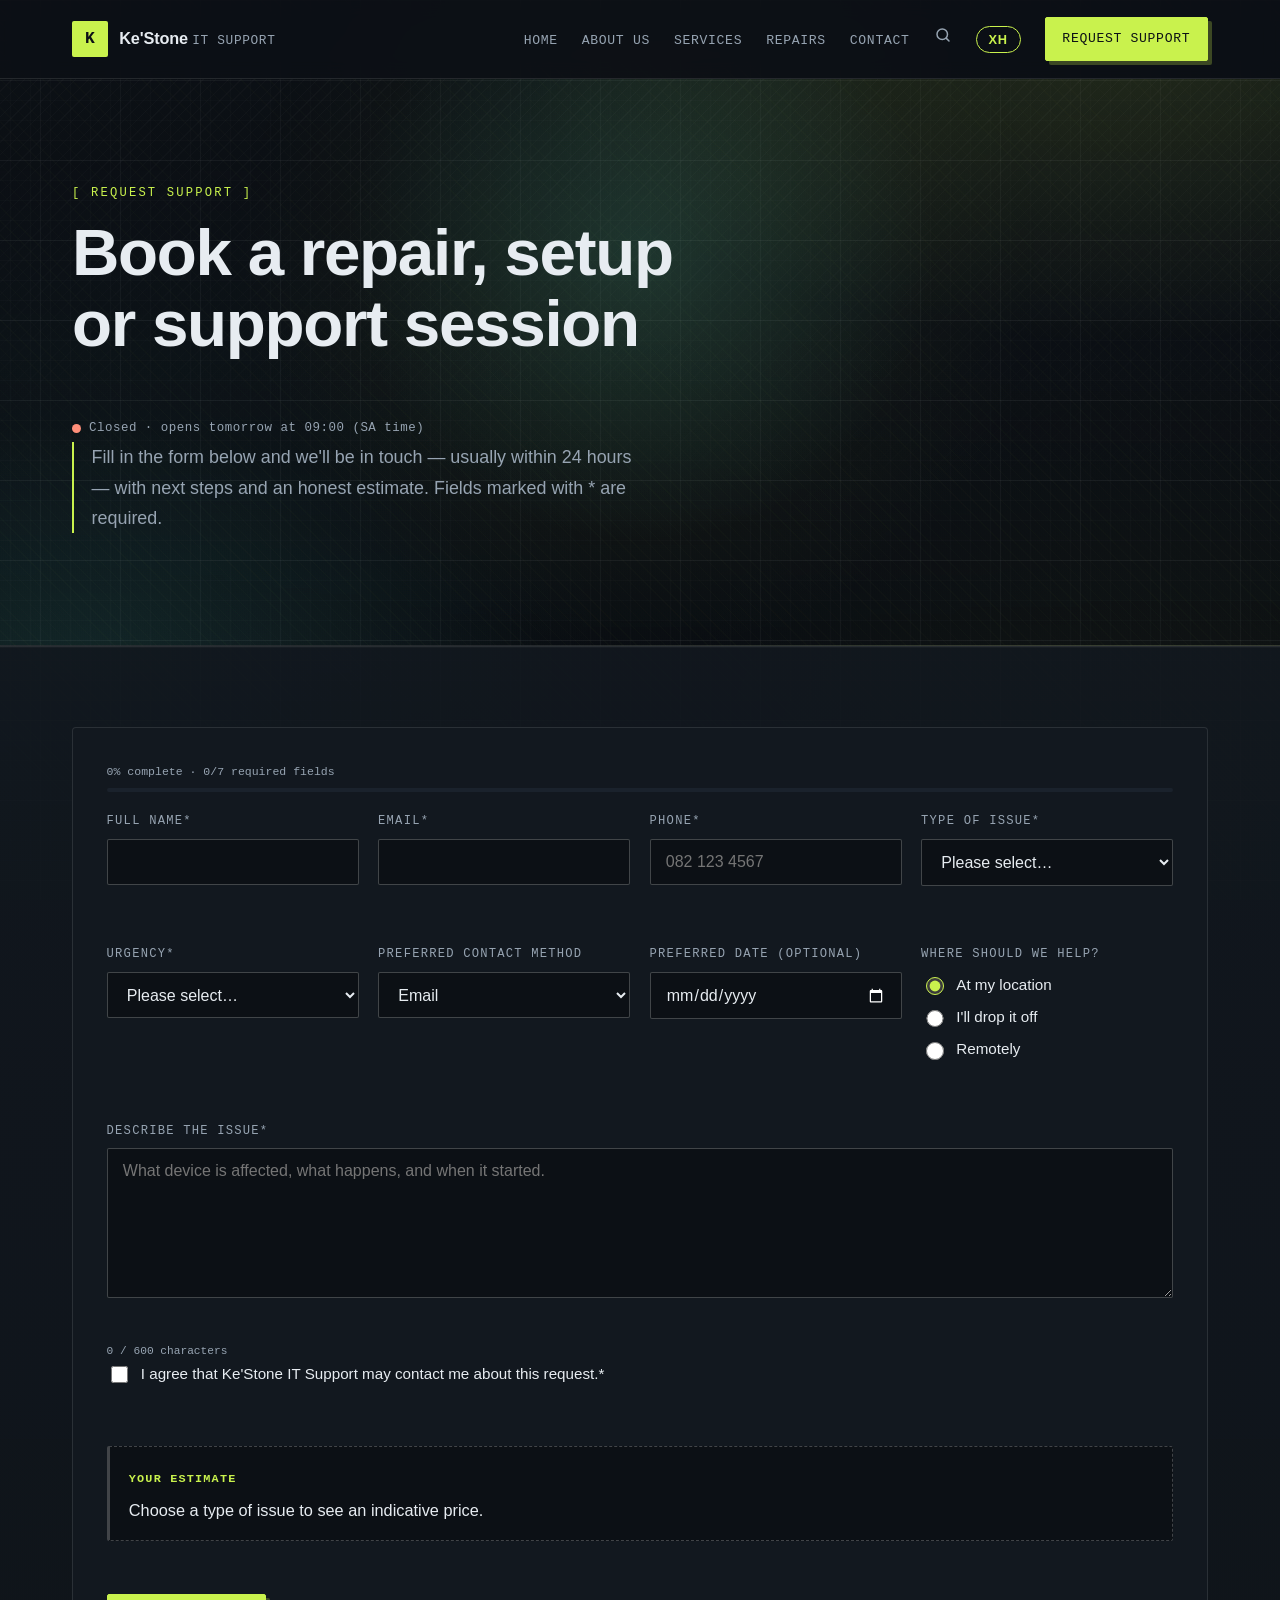
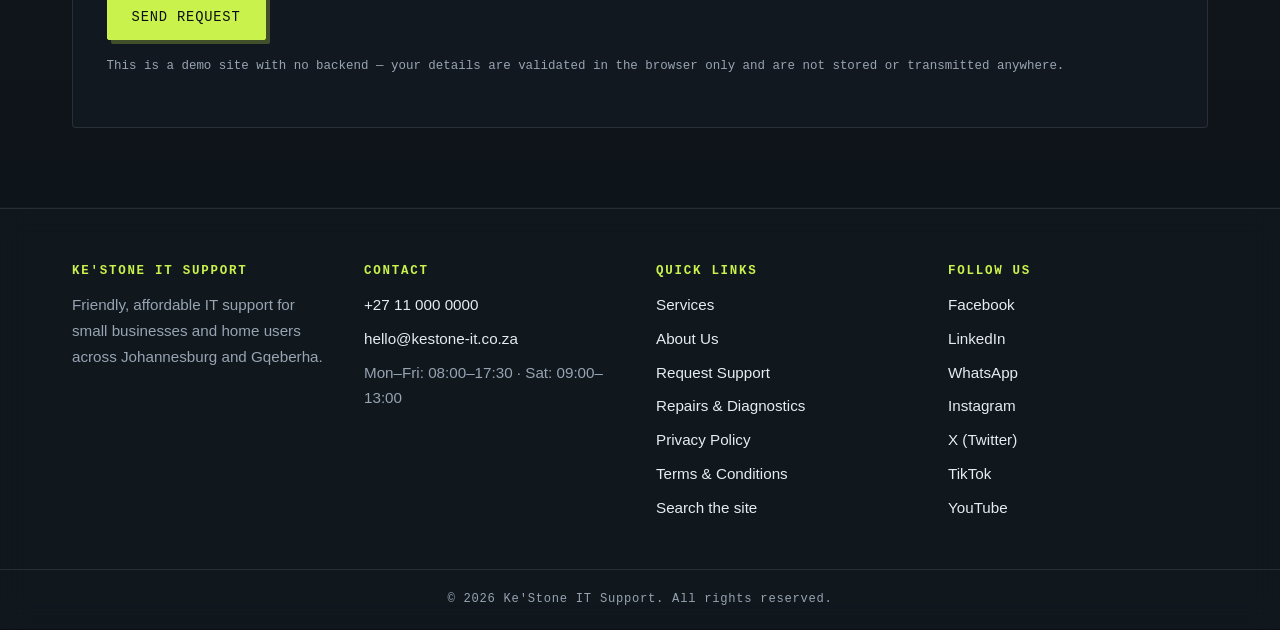
<file: pages/enquiry.html>
<!DOCTYPE html>
<!-- Defines this as an HTML5 document -->

<html lang="en">
<!-- Sets the page language to English -->

<head>
  <!-- Page metadata and external resources -->

  <meta charset="UTF-8">
  <!-- Supports standard characters -->

  <meta name="viewport" content="width=device-width, initial-scale=1.0">
  <!-- Makes the page responsive on mobile devices -->

  <title>Request IT Support | Ke'Stone IT Support Booking Form</title>
  <!-- Text displayed in the browser tab -->

  <link rel="stylesheet" href="../assets/css/style.css" />
  <!-- Loads the website's CSS file -->


    <meta name="description" content="Request IT support from Ke'Stone IT Support: book a repair, network setup, security check or remote session and see an indicative price straight away." />
    <!-- Part 3 SEO: favicon, social sharing tags and canonical URL -->
    <link rel="icon" href="../assets/images/favicon.svg" type="image/svg+xml" />
    <meta name="theme-color" content="#0c1015" />
    <link rel="canonical" href="https://khanyani.github.io/Ke-Stone-IT-Support/pages/enquiry.html" />
    <meta property="og:type" content="website" />
    <meta property="og:site_name" content="Ke'Stone IT Support" />
    <meta property="og:title" content="Request IT Support | Ke'Stone IT Support Booking Form" />
    <meta property="og:description" content="Request IT support from Ke'Stone IT Support: book a repair, network setup, security check or remote session and see an indicative price straight away." />
    <meta property="og:url" content="https://khanyani.github.io/Ke-Stone-IT-Support/pages/enquiry.html" />
    <meta name="twitter:card" content="summary" />

  </head>


<body data-root="../" data-page="enquiry">
  <!-- Main page content; identifies this as the enquiry page -->

  <a class="skip-link" href="#main">Skip to main content</a>
  <!-- Accessibility link that skips the navigation -->


  <!-- ================= HEADER ================= -->

  <header class="site-header">
    <!-- Website header and navigation -->

    <div class="container header-inner">
      <!-- Organizes and centers header content -->


      <!-- Website logo -->

      <a
        class="logo"
        href="../index.html"
        aria-label="Ke'Stone IT Support home"
      >
        <!-- Logo links back to the homepage -->

        <span class="logo-mark" aria-hidden="true">K</span>
        <!-- Decorative K logo -->

        <span class="logo-text">
          Ke'Stone <em>IT Support</em>
        </span>
        <!-- Company name -->

      </a>


      <!-- Mobile navigation button -->

      <button
        class="nav-toggle"
        id="navToggle"
        type="button"
        aria-expanded="false"
        aria-controls="primaryNav"
        aria-label="Toggle navigation menu"
      >
        <!-- Opens and closes the mobile navigation -->

        <span class="nav-toggle-bar"></span>
        <span class="nav-toggle-bar"></span>
        <span class="nav-toggle-bar"></span>
        <!-- Three bars create the hamburger icon -->

      </button>


      <!-- Main navigation -->

      <nav class="primary-nav" id="primaryNav" aria-label="Primary">
        <!-- Main website navigation -->

        <ul>

          <li>
            <a href="../index.html" data-nav="home">Home</a>
          </li>
          <!-- Home page link -->

          <li>
            <a href="about.html" data-nav="about">About Us</a>
          </li>
          <!-- About page link -->

          <li>
            <a href="services.html" data-nav="services">Services</a>
          </li>
          <!-- Services page link -->

            <li>
              <a href="repairs.html" data-nav="repairs">Repairs</a>
            </li>
            <!-- Repairs &amp; diagnostics link -->


          <li>
            <a href="contact.html" data-nav="contact">Contact</a>
          </li>
          <!-- Contact page link -->

            <li>
              <a class="nav-search" href="search.html" data-nav="search" aria-label="Search the site"><svg viewBox="0 0 24 24" width="18" height="18" fill="none" stroke="currentColor" stroke-width="2" stroke-linecap="round" stroke-linejoin="round" aria-hidden="true"><circle cx="11" cy="11" r="7"/><path d="M20 20l-3.5-3.5"/></svg><span class="nav-search-text">Search</span></a>
            </li>
            <!-- Site search -->


          <li>
            <a
              class="btn btn-accent btn-sm"
              href="enquiry.html"
              data-nav="enquiry"
            >
              Request Support
            </a>
            <!-- Current page call-to-action -->

          </li>

        </ul>
      </nav>

    </div>
  </header>


  <!-- ================= MAIN CONTENT ================= -->

  <main id="main">
    <!-- Contains the main enquiry page content -->


    <!-- ================= HERO SECTION ================= -->

    <section class="hero">
      <!-- Introduction to the enquiry page -->

      <div class="container">

        <p class="eyebrow">Request support</p>
        <!-- Small section label -->

        <h1>Book a repair, setup or support session</h1>
        <!-- Main page heading -->

        <p class="open-status" data-open-status aria-live="polite"></p>
        <p class="lead">
          Fill in the form below and we'll be in touch — usually within 24 hours — with next steps
          and an honest estimate. Fields marked with * are required.
        </p>
        <!-- Explains how the enquiry process works -->

      </div>
    </section>


    <!-- ================= ENQUIRY FORM ================= -->

    <section class="section section-grey">
      <!-- Section containing the support form -->

      <div class="container">

        <!-- Booking form -->

        <form class="form-card" data-validate data-handler="enquiry" data-endpoint="" action="thank-you.html" method="get" novalidate>
          <!--
            Form used to collect customer support information.

            data-validate allows JavaScript to validate the form.
            novalidate disables the browser's default validation messages.
          -->

          <div class="form-grid">
            <!-- Organizes form fields into a grid -->


            <!-- Full name -->

            <div class="field">

              <label for="fullName">Full Name*</label>
              <!-- Label for the name input -->

              <input
                type="text"
                id="fullName"
                name="fullName"
                autocomplete="name"
                required
              />
              <!-- Collects the user's full name -->

              <p class="error-msg" aria-live="polite"></p>
              <!-- Displays validation errors -->

            </div>


            <!-- Email -->

            <div class="field">

              <label for="email">Email*</label>

              <input
                type="email"
                id="email"
                name="email"
                autocomplete="email"
                required
              />
              <!-- Collects the user's email address -->

              <p class="error-msg" aria-live="polite"></p>
              <!-- Displays validation errors -->

            </div>


            <!-- Phone number -->

            <div class="field">

              <label for="phone">Phone*</label>

              <input
                type="tel"
                id="phone"
                name="phone"
                autocomplete="tel"
                inputmode="tel"
                placeholder="082 123 4567"
                maxlength="20"
                required
              />
              <!-- Collects the user's phone number -->

              <p class="error-msg" aria-live="polite"></p>
              <!-- Displays validation errors -->

            </div>


            <!-- Issue type -->

            <div class="field">

              <label for="issueType">Type of Issue*</label>

              <select id="issueType" name="issueType" required>
                <!-- Allows the user to select the type of support needed -->

                <option value="">Please select…</option>
                <!-- Default empty option -->

                <option value="repair">PC / Laptop repair</option>
                <option value="network">Network setup</option>
                <option value="security">Cybersecurity</option>
                <option value="remote">Remote support</option>
                <option value="backup">Data backup &amp; recovery</option>
                <option value="printer">Printer &amp; peripheral setup</option>
                <option value="email">Email &amp; Microsoft 365 setup</option>
                <option value="software">Software installation &amp; upgrades</option>
                <option value="hardware">Hardware upgrade / custom PC build</option>
                <option value="cctv">CCTV &amp; smart home setup</option>
                <option value="maintenance">Maintenance plan</option>
                <option value="other">Other</option>

              </select>

              <p class="error-msg" aria-live="polite"></p>
              <!-- Displays validation errors -->

            </div>


            <!-- Urgency -->

            <div class="field">

              <label for="urgency">Urgency*</label>

              <select id="urgency" name="urgency" required>
                <!-- Allows the user to select how urgent the issue is -->

                <option value="">Please select…</option>

                <option value="urgent">
                  Urgent — today if possible
                </option>

                <option value="week">
                  Sometime this week
                </option>

                <option value="flexible">
                  Flexible
                </option>

              </select>

              <p class="error-msg" aria-live="polite"></p>
              <!-- Displays validation errors -->

            </div>


            <!-- Preferred contact method -->

            <div class="field">

              <label for="contactMethod">
                Preferred Contact Method
              </label>

              <select id="contactMethod" name="contactMethod">
                <!-- Lets the user choose how they want to be contacted -->

                <option value="email">Email</option>
                <option value="phone">Phone call</option>
                <option value="whatsapp">WhatsApp</option>

              </select>

              <p class="error-msg" aria-live="polite"></p>
              <!-- Displays validation errors -->

            </div>


            <!-- Issue description -->

            <div class="field">
              <label for="preferredDate">Preferred Date (optional)</label>
              <input type="date" id="preferredDate" name="preferredDate" />
              <p class="error-msg" aria-live="polite"></p>
            </div>
            <div class="field">
              <fieldset class="radio-group">
                <legend>Where should we help?</legend>
                <label><input type="radio" name="serviceMode" value="onsite" checked /> At my location</label>
                <label><input type="radio" name="serviceMode" value="dropoff" /> I'll drop it off</label>
                <label><input type="radio" name="serviceMode" value="remote" /> Remotely</label>
              </fieldset>
              <p class="error-msg" aria-live="polite"></p>
            </div>
            <div class="field field-full">

              <label for="details">
                Describe the Issue*
              </label>

              <textarea
                id="details"
                name="details"
                minlength="10"
                placeholder="What device is affected, what happens, and when it started."
                required
              ></textarea>
              <!-- Allows the user to describe their IT problem -->

              <p class="error-msg" aria-live="polite"></p>
              <!-- Displays validation errors -->

            </div>

          </div>


          <!-- Form-wide error message -->

          <div class="form-grid">
            <div class="field field-full field-check">
              <label for="consent"><input type="checkbox" id="consent" name="consent" required /> I agree that Ke'Stone IT Support may contact me about this request.*</label>
              <p class="error-msg" aria-live="polite"></p>
            </div>
          </div>
          <div class="estimate-panel" data-estimate aria-live="polite"></div>
          <p
            class="error-msg"
            data-form-summary
            aria-live="polite"
          ></p>
          <!-- Displays a general form validation message -->


          <!-- Submit button -->

          <button class="btn btn-accent" type="submit">
            Send request
          </button>
          <!-- Submits the support request form -->


          <!-- Form disclaimer -->

          <p class="form-note" style="margin-top: 1rem">
            This is a demo site with no backend — your details are validated in the browser only
            and are not stored or transmitted anywhere.
          </p>
          <!-- Explains that this demo does not actually send or store information -->

        </form>

      </div>
    </section>

  </main>


  <!-- ================= FOOTER ================= -->

  <footer class="site-footer">
    <!-- Website footer -->

    <div class="container footer-grid">
      <!-- Organizes footer content into columns -->


      <!-- Company information -->

      <div>

        <h2 class="footer-heading">
          Ke'Stone IT Support
        </h2>

        <p class="footer-text">
          Friendly, affordable IT support for small businesses and home users across Johannesburg and Gqeberha.
        </p>

      </div>


      <!-- Contact information -->

      <div>

        <h2 class="footer-heading">Contact</h2>

        <ul class="footer-list">

          <li>
            <a href="tel:+27110000000">
              +27 11 000 0000
            </a>
          </li>
          <!-- Phone link -->

          <li>
            <a href="mailto:hello@kestone-it.co.za">
              hello@kestone-it.co.za
            </a>
          </li>
          <!-- Email link -->

          <li>
            Mon–Fri: 08:00–17:30 · Sat: 09:00–13:00
          </li>
          <!-- Business hours -->

        </ul>

      </div>


      <!-- Quick links -->

      <div>

        <h2 class="footer-heading">Quick links</h2>

        <ul class="footer-list">

          <li>
            <a href="services.html">Services</a>
          </li>

          <li>
            <a href="about.html">About Us</a>
          </li>

          <li>
            <a href="enquiry.html">Request Support</a>
          </li>

            <li>
              <a href="repairs.html">Repairs &amp; Diagnostics</a>
            </li>

            <li>
              <a href="privacy.html">Privacy Policy</a>
            </li>

            <li>
              <a href="terms.html">Terms &amp; Conditions</a>
            </li>

            <li>
              <a href="search.html">Search the site</a>
            </li>

        </ul>

      </div>


      <!-- Social media links -->

      <div>

        <h2 class="footer-heading">Follow us</h2>

        <ul class="footer-list">

          <li>
            <a
              href="https://www.facebook.com/"
              rel="noopener"
            >
              Facebook
            </a>
          </li>
          <!-- Facebook link -->

          <li>
            <a
              href="https://www.linkedin.com/"
              rel="noopener"
            >
              LinkedIn
            </a>
          </li>
          <!-- LinkedIn link -->

          <li>
            <a
              href="https://wa.me/27110000000"
              rel="noopener"
            >
              WhatsApp
            </a>
          </li>

            <li>
              <a href="https://www.instagram.com/" rel="noopener">
                Instagram
              </a>
            </li>
            <!-- Instagram link -->

            <li>
              <a href="https://x.com/" rel="noopener">
                X (Twitter)
              </a>
            </li>
            <!-- X (Twitter) link -->

            <li>
              <a href="https://www.tiktok.com/" rel="noopener">
                TikTok
              </a>
            </li>
            <!-- TikTok link -->

            <li>
              <a href="https://www.youtube.com/" rel="noopener">
                YouTube
              </a>
            </li>
            <!-- YouTube link -->
          <!-- WhatsApp link -->

        </ul>

      </div>

    </div>


    <!-- Copyright -->

    <div class="footer-bottom">

      <p>
        &copy;
        <span data-year>2026</span>
        Ke'Stone IT Support. All rights reserved.
      </p>
      <!-- JavaScript can update the year automatically -->

    </div>

  </footer>


  <!-- ================= JAVASCRIPT ================= -->

  <script src="../assets/js/script.js" defer></script>
    <script src="../assets/js/features.js" defer></script>
    <script src="../assets/js/lang-xh.js" defer></script>
    <script src="../assets/js/i18n.js" defer></script>
  <!-- Loads JavaScript for form validation and other website features -->

</body>
</html>
<!-- End of the HTML document -->
</file>
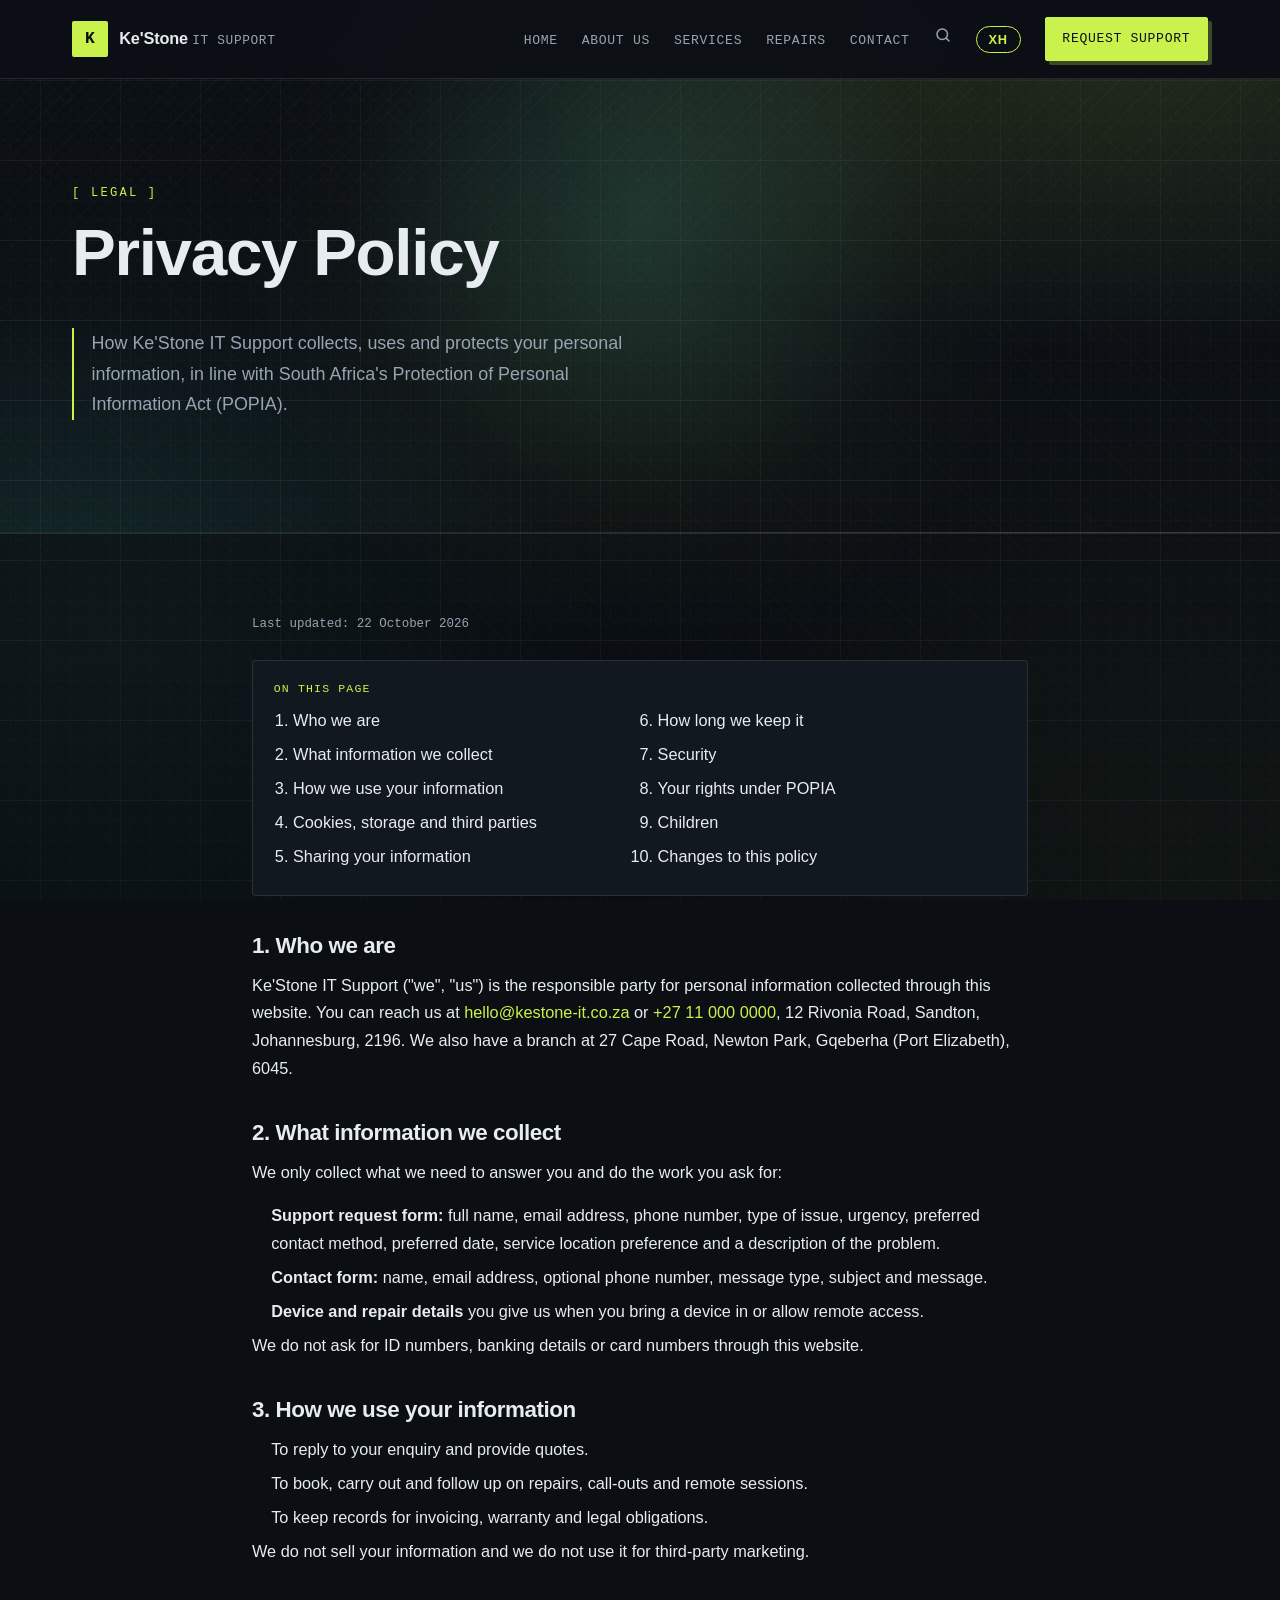
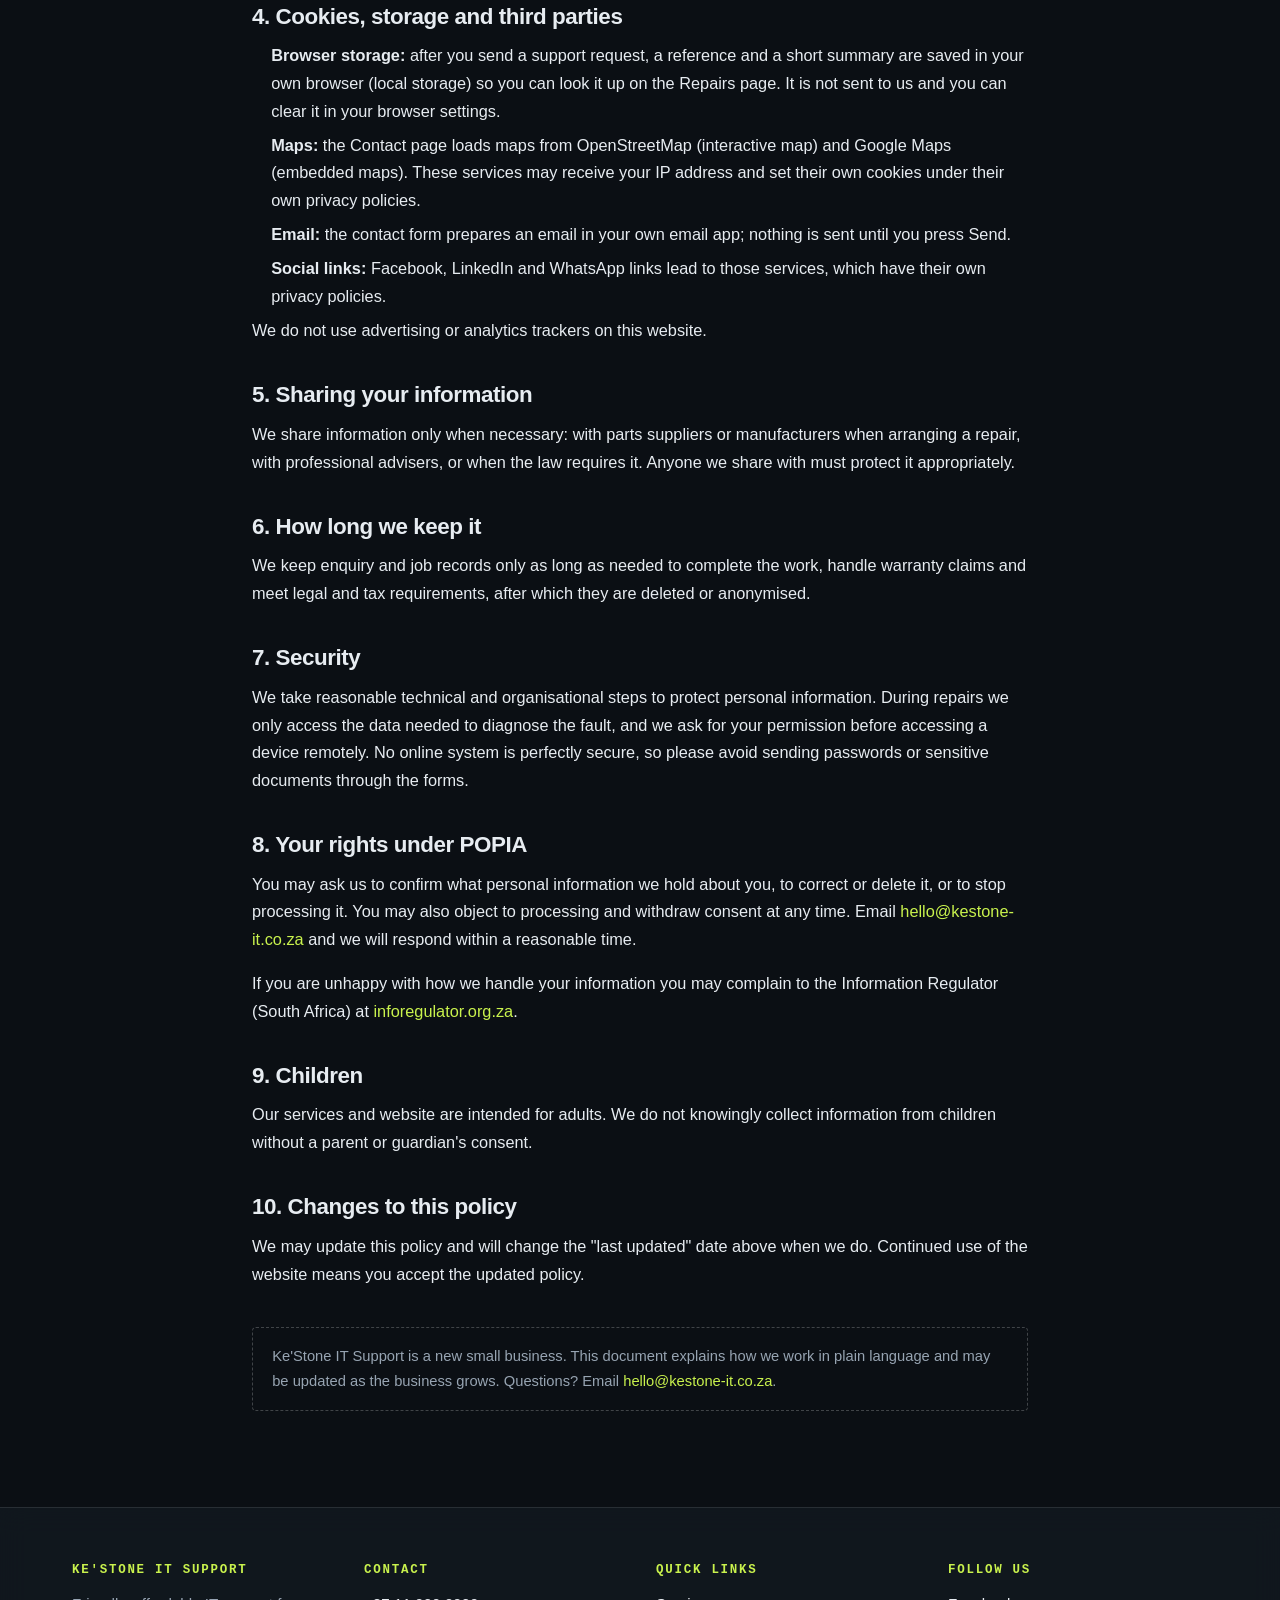
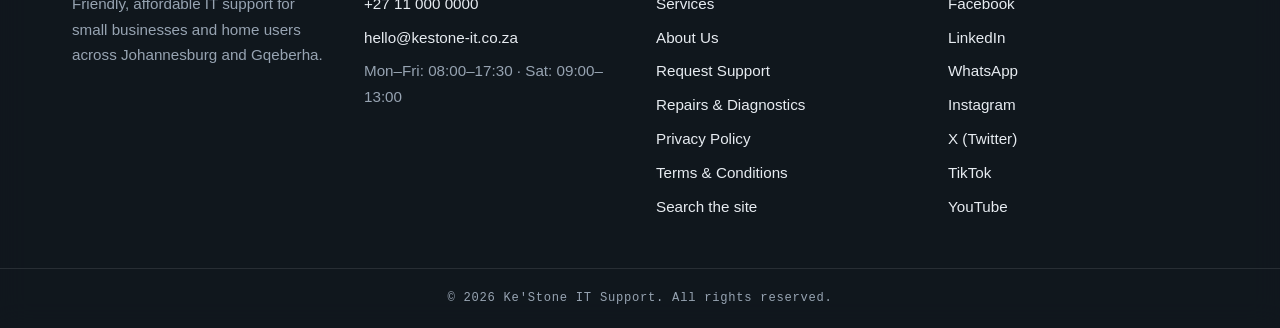
<file: pages/privacy.html>
<!doctype html>
<html lang="en">
  <head>
    <meta charset="utf-8" />
    <meta name="viewport" content="width=device-width, initial-scale=1" />
    <title>Privacy Policy | Ke'Stone IT Support</title>
    <meta name="description" content="How Ke'Stone IT Support collects, uses and protects your personal information under POPIA, including forms, browser storage and maps." />
    <link rel="stylesheet" href="../assets/css/style.css" />
    <link rel="icon" href="../assets/images/favicon.svg" type="image/svg+xml" />
    <meta name="theme-color" content="#0c1015" />
    <link rel="canonical" href="https://khanyani.github.io/Ke-Stone-IT-Support/pages/privacy.html" />
    <meta property="og:type" content="website" />
    <meta property="og:site_name" content="Ke'Stone IT Support" />
    <meta property="og:title" content="Privacy Policy | Ke'Stone IT Support" />
    <meta property="og:description" content="How Ke'Stone IT Support collects, uses and protects your personal information under POPIA, including forms, browser storage and maps." />
    <meta property="og:url" content="https://khanyani.github.io/Ke-Stone-IT-Support/pages/privacy.html" />
    <meta name="twitter:card" content="summary" />
    
  </head>

  <body data-root="../" data-page="privacy">
    <a class="skip-link" href="#main">Skip to main content</a>
    <!-- Accessibility link that skips the navigation -->


    <!-- ================= HEADER ================= -->

    <header class="site-header">
      <!-- Website header and navigation -->

      <div class="container header-inner">
        <!-- Organizes and centers header content -->


        <!-- Website logo -->

        <a
          class="logo"
          href="../index.html"
          aria-label="Ke'Stone IT Support home"
        >
          <!-- Logo links back to the homepage -->

          <span class="logo-mark" aria-hidden="true">K</span>
          <!-- Decorative K logo -->

          <span class="logo-text">
            Ke'Stone <em>IT Support</em>
          </span>
          <!-- Company name -->

        </a>


        <!-- Mobile navigation button -->

        <button
          class="nav-toggle"
          id="navToggle"
          type="button"
          aria-expanded="false"
          aria-controls="primaryNav"
          aria-label="Toggle navigation menu"
        >
          <!-- Opens and closes the mobile navigation -->

          <span class="nav-toggle-bar"></span>
          <span class="nav-toggle-bar"></span>
          <span class="nav-toggle-bar"></span>
          <!-- Three bars create the hamburger icon -->

        </button>


        <!-- Main navigation -->

        <nav class="primary-nav" id="primaryNav" aria-label="Primary">
          <!-- Main website navigation -->

          <ul>

            <li>
              <a href="../index.html" data-nav="home">Home</a>
            </li>
            <!-- Home page link -->

            <li>
              <a href="about.html" data-nav="about">About Us</a>
            </li>
            <!-- About page link -->

            <li>
              <a href="services.html" data-nav="services">Services</a>
            </li>
            <!-- Services page link -->

            <li>
              <a href="repairs.html" data-nav="repairs">Repairs</a>
            </li>
            <!-- Repairs &amp; diagnostics link -->


            <li>
              <a href="contact.html" data-nav="contact">Contact</a>
            </li>
            <!-- Contact page link -->

            <li>
              <a class="nav-search" href="search.html" data-nav="search" aria-label="Search the site"><svg viewBox="0 0 24 24" width="18" height="18" fill="none" stroke="currentColor" stroke-width="2" stroke-linecap="round" stroke-linejoin="round" aria-hidden="true"><circle cx="11" cy="11" r="7"/><path d="M20 20l-3.5-3.5"/></svg><span class="nav-search-text">Search</span></a>
            </li>
            <!-- Site search -->


            <li>
              <a
                class="btn btn-accent btn-sm"
                href="enquiry.html"
                data-nav="enquiry"
              >
                Request Support
              </a>
              <!-- Main navigation call-to-action -->

            </li>

          </ul>
        </nav>

      </div>
    </header>


    <!-- ================= MAIN CONTENT ================= -->

    <main id="main">

      <section class="hero">
        <div class="container">
          <p class="eyebrow">Legal</p>
          <h1>Privacy Policy</h1>
          <p class="lead">How Ke'Stone IT Support collects, uses and protects your personal information, in line with South Africa's Protection of Personal Information Act (POPIA).</p>
        </div>
      </section>
      <section class="section">
        <div class="container legal">
          <p class="legal-meta">Last updated: 22 October 2026</p>
          <nav class="toc" aria-label="On this page"><p>On this page</p><ol><li><a href="#s1">Who we are</a></li><li><a href="#s2">What information we collect</a></li><li><a href="#s3">How we use your information</a></li><li><a href="#s4">Cookies, storage and third parties</a></li><li><a href="#s5">Sharing your information</a></li><li><a href="#s6">How long we keep it</a></li><li><a href="#s7">Security</a></li><li><a href="#s8">Your rights under POPIA</a></li><li><a href="#s9">Children</a></li><li><a href="#s10">Changes to this policy</a></li></ol></nav>

          <h2 id="s1">1. Who we are</h2>
          <p>Ke'Stone IT Support ("we", "us") is the responsible party for personal information collected through this website. You can reach us at <a href="mailto:hello@kestone-it.co.za">hello@kestone-it.co.za</a> or <a href="tel:+27110000000">+27 11 000 0000</a>, 12 Rivonia Road, Sandton, Johannesburg, 2196. We also have a branch at 27 Cape Road, Newton Park, Gqeberha (Port Elizabeth), 6045.</p>
          <h2 id="s2">2. What information we collect</h2>
          <p>We only collect what we need to answer you and do the work you ask for:</p>
          <ul>
            <li><strong>Support request form:</strong> full name, email address, phone number, type of issue, urgency, preferred contact method, preferred date, service location preference and a description of the problem.</li>
            <li><strong>Contact form:</strong> name, email address, optional phone number, message type, subject and message.</li>
            <li><strong>Device and repair details</strong> you give us when you bring a device in or allow remote access.</li>
          </ul>
          <p>We do not ask for ID numbers, banking details or card numbers through this website.</p>
          <h2 id="s3">3. How we use your information</h2>
          <ul>
            <li>To reply to your enquiry and provide quotes.</li>
            <li>To book, carry out and follow up on repairs, call-outs and remote sessions.</li>
            <li>To keep records for invoicing, warranty and legal obligations.</li>
          </ul>
          <p>We do not sell your information and we do not use it for third-party marketing.</p>
          <h2 id="s4">4. Cookies, storage and third parties</h2>
          <ul>
            <li><strong>Browser storage:</strong> after you send a support request, a reference and a short summary are saved in your own browser (local storage) so you can look it up on the Repairs page. It is not sent to us and you can clear it in your browser settings.</li>
            <li><strong>Maps:</strong> the Contact page loads maps from OpenStreetMap (interactive map) and Google Maps (embedded maps). These services may receive your IP address and set their own cookies under their own privacy policies.</li>
            <li><strong>Email:</strong> the contact form prepares an email in your own email app; nothing is sent until you press Send.</li>
            <li><strong>Social links:</strong> Facebook, LinkedIn and WhatsApp links lead to those services, which have their own privacy policies.</li>
          </ul>
          <p>We do not use advertising or analytics trackers on this website.</p>
          <h2 id="s5">5. Sharing your information</h2>
          <p>We share information only when necessary: with parts suppliers or manufacturers when arranging a repair, with professional advisers, or when the law requires it. Anyone we share with must protect it appropriately.</p>
          <h2 id="s6">6. How long we keep it</h2>
          <p>We keep enquiry and job records only as long as needed to complete the work, handle warranty claims and meet legal and tax requirements, after which they are deleted or anonymised.</p>
          <h2 id="s7">7. Security</h2>
          <p>We take reasonable technical and organisational steps to protect personal information. During repairs we only access the data needed to diagnose the fault, and we ask for your permission before accessing a device remotely. No online system is perfectly secure, so please avoid sending passwords or sensitive documents through the forms.</p>
          <h2 id="s8">8. Your rights under POPIA</h2>
          <p>You may ask us to confirm what personal information we hold about you, to correct or delete it, or to stop processing it. You may also object to processing and withdraw consent at any time. Email <a href="mailto:hello@kestone-it.co.za">hello@kestone-it.co.za</a> and we will respond within a reasonable time.</p>
          <p>If you are unhappy with how we handle your information you may complain to the Information Regulator (South Africa) at <a href="https://inforegulator.org.za/" rel="noopener">inforegulator.org.za</a>.</p>
          <h2 id="s9">9. Children</h2>
          <p>Our services and website are intended for adults. We do not knowingly collect information from children without a parent or guardian's consent.</p>
          <h2 id="s10">10. Changes to this policy</h2>
          <p>We may update this policy and will change the "last updated" date above when we do. Continued use of the website means you accept the updated policy.</p>
          <p class="legal-note" style="margin-top: 2.4rem">
            Ke'Stone IT Support is a new small business. This document explains how we work in plain
            language and may be updated as the business grows. Questions? Email
            <a href="mailto:hello@kestone-it.co.za">hello@kestone-it.co.za</a>.
          </p>
        </div>
      </section>

    </main>


    <!-- ================= FOOTER ================= -->

    <footer class="site-footer">
      <!-- Website footer -->

      <div class="container footer-grid">
        <!-- Organizes footer content into columns -->


        <!-- Company information -->

        <div>

          <h2 class="footer-heading">Ke'Stone IT Support</h2>

          <p class="footer-text">
            Friendly, affordable IT support for small businesses and home users across Johannesburg and Gqeberha.
          </p>

        </div>


        <!-- Contact information -->

        <div>

          <h2 class="footer-heading">Contact</h2>

          <ul class="footer-list">

            <li>
              <a href="tel:+27110000000">+27 11 000 0000</a>
            </li>
            <!-- Phone link -->

            <li>
              <a href="mailto:hello@kestone-it.co.za">
                hello@kestone-it.co.za
              </a>
            </li>
            <!-- Email link -->

            <li>
              Mon–Fri: 08:00–17:30 · Sat: 09:00–13:00
            </li>
            <!-- Business hours -->

          </ul>

        </div>


        <!-- Quick links -->

        <div>

          <h2 class="footer-heading">Quick links</h2>

          <ul class="footer-list">

            <li>
              <a href="services.html">Services</a>
            </li>

            <li>
              <a href="about.html">About Us</a>
            </li>

            <li>
              <a href="enquiry.html">Request Support</a>
            </li>

            <li>
              <a href="repairs.html">Repairs &amp; Diagnostics</a>
            </li>

            <li>
              <a href="privacy.html">Privacy Policy</a>
            </li>

            <li>
              <a href="terms.html">Terms &amp; Conditions</a>
            </li>

            <li>
              <a href="search.html">Search the site</a>
            </li>

          </ul>

        </div>


        <!-- Social media links -->

        <div>

          <h2 class="footer-heading">Follow us</h2>

          <ul class="footer-list">

            <li>
              <a href="https://www.facebook.com/" rel="noopener">
                Facebook
              </a>
            </li>
            <!-- Facebook link -->

            <li>
              <a href="https://www.linkedin.com/" rel="noopener">
                LinkedIn
              </a>
            </li>
            <!-- LinkedIn link -->

            <li>
              <a href="https://wa.me/27110000000" rel="noopener">
                WhatsApp
              </a>
            </li>

            <li>
              <a href="https://www.instagram.com/" rel="noopener">
                Instagram
              </a>
            </li>
            <!-- Instagram link -->

            <li>
              <a href="https://x.com/" rel="noopener">
                X (Twitter)
              </a>
            </li>
            <!-- X (Twitter) link -->

            <li>
              <a href="https://www.tiktok.com/" rel="noopener">
                TikTok
              </a>
            </li>
            <!-- TikTok link -->

            <li>
              <a href="https://www.youtube.com/" rel="noopener">
                YouTube
              </a>
            </li>
            <!-- YouTube link -->
            <!-- WhatsApp link -->

          </ul>

        </div>

      </div>


      <!-- Copyright -->

      <div class="footer-bottom">

        <p>
          &copy;
          <span data-year>2026</span>
          Ke'Stone IT Support. All rights reserved.
        </p>
        <!-- JavaScript can update the year automatically -->

      </div>

    </footer>


    <!-- ================= JAVASCRIPT ================= -->

    <script src="../assets/js/script.js" defer></script>
    <script src="../assets/js/features.js" defer></script>
    <script src="../assets/js/lang-xh.js" defer></script>
    <script src="../assets/js/i18n.js" defer></script>
    <!-- Loads JavaScript for interactive website features -->

  </body>
</html>
<!-- End of the HTML document -->
</file>
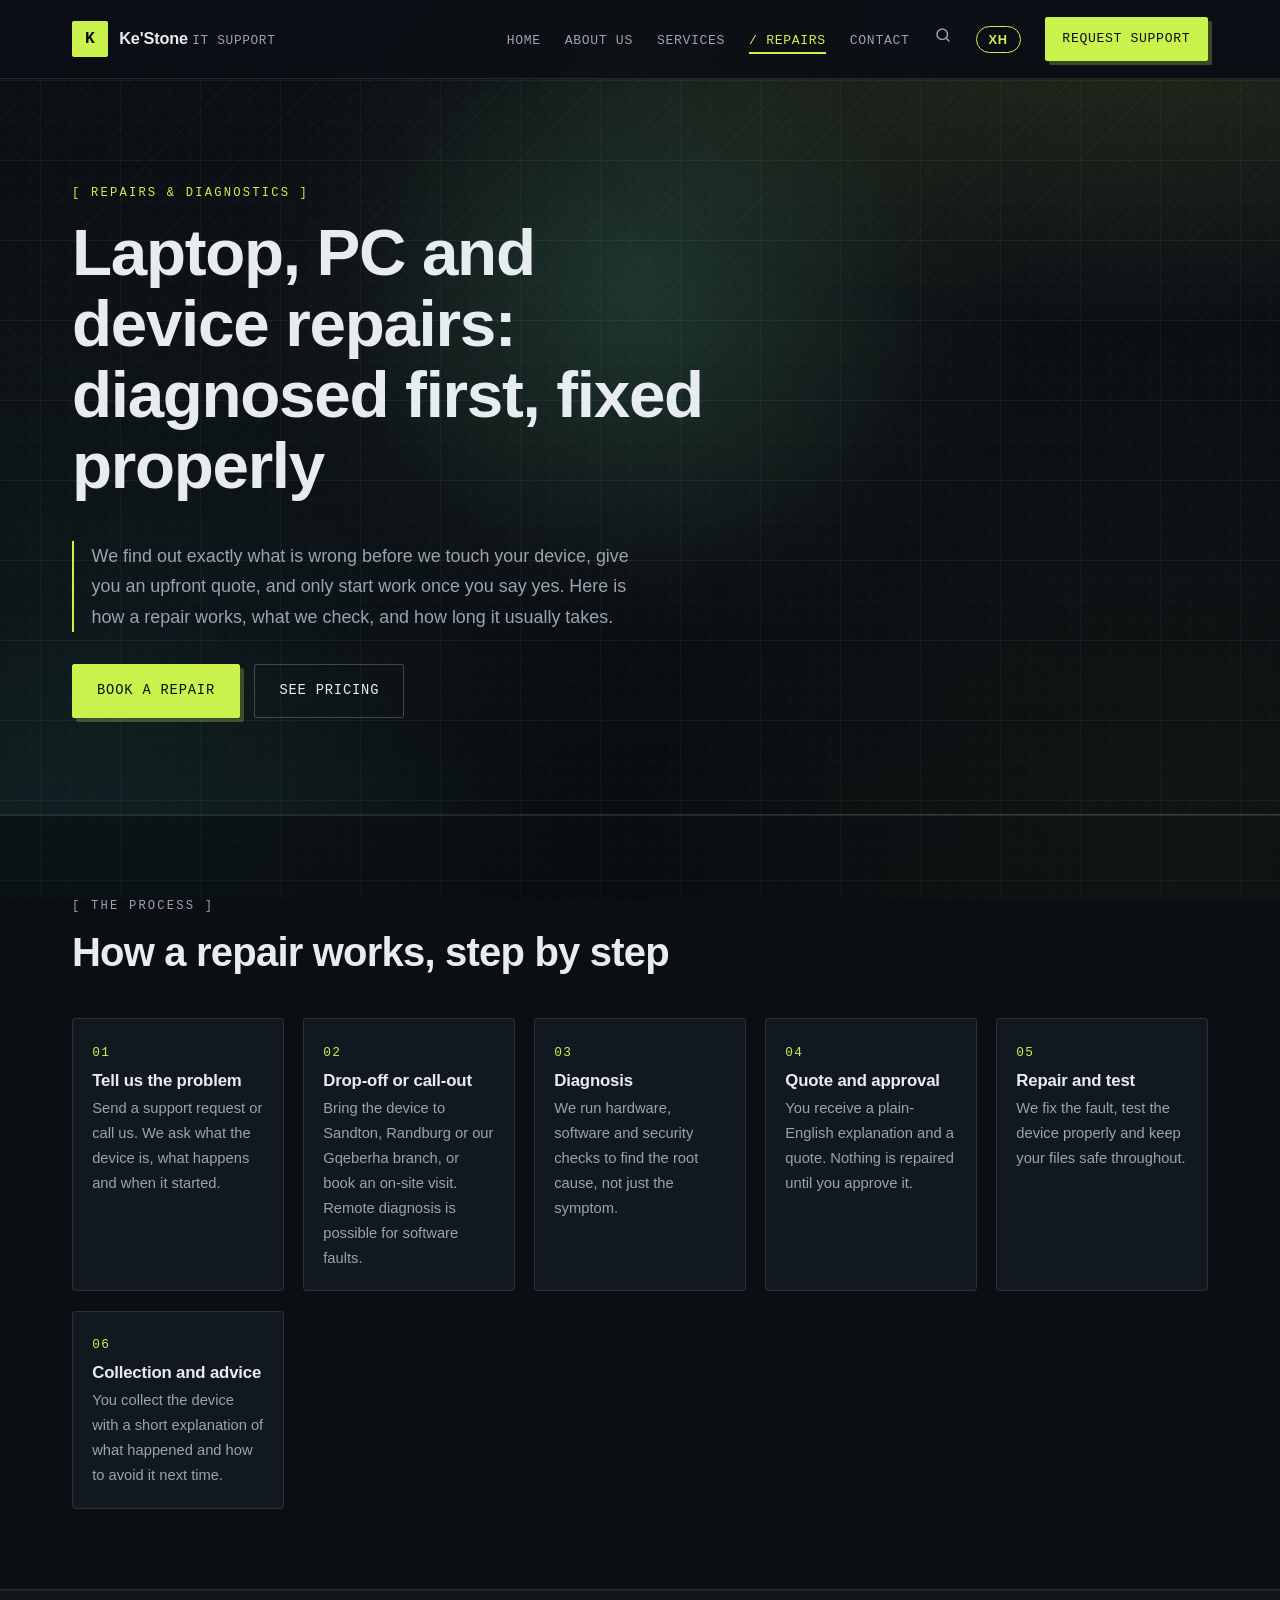
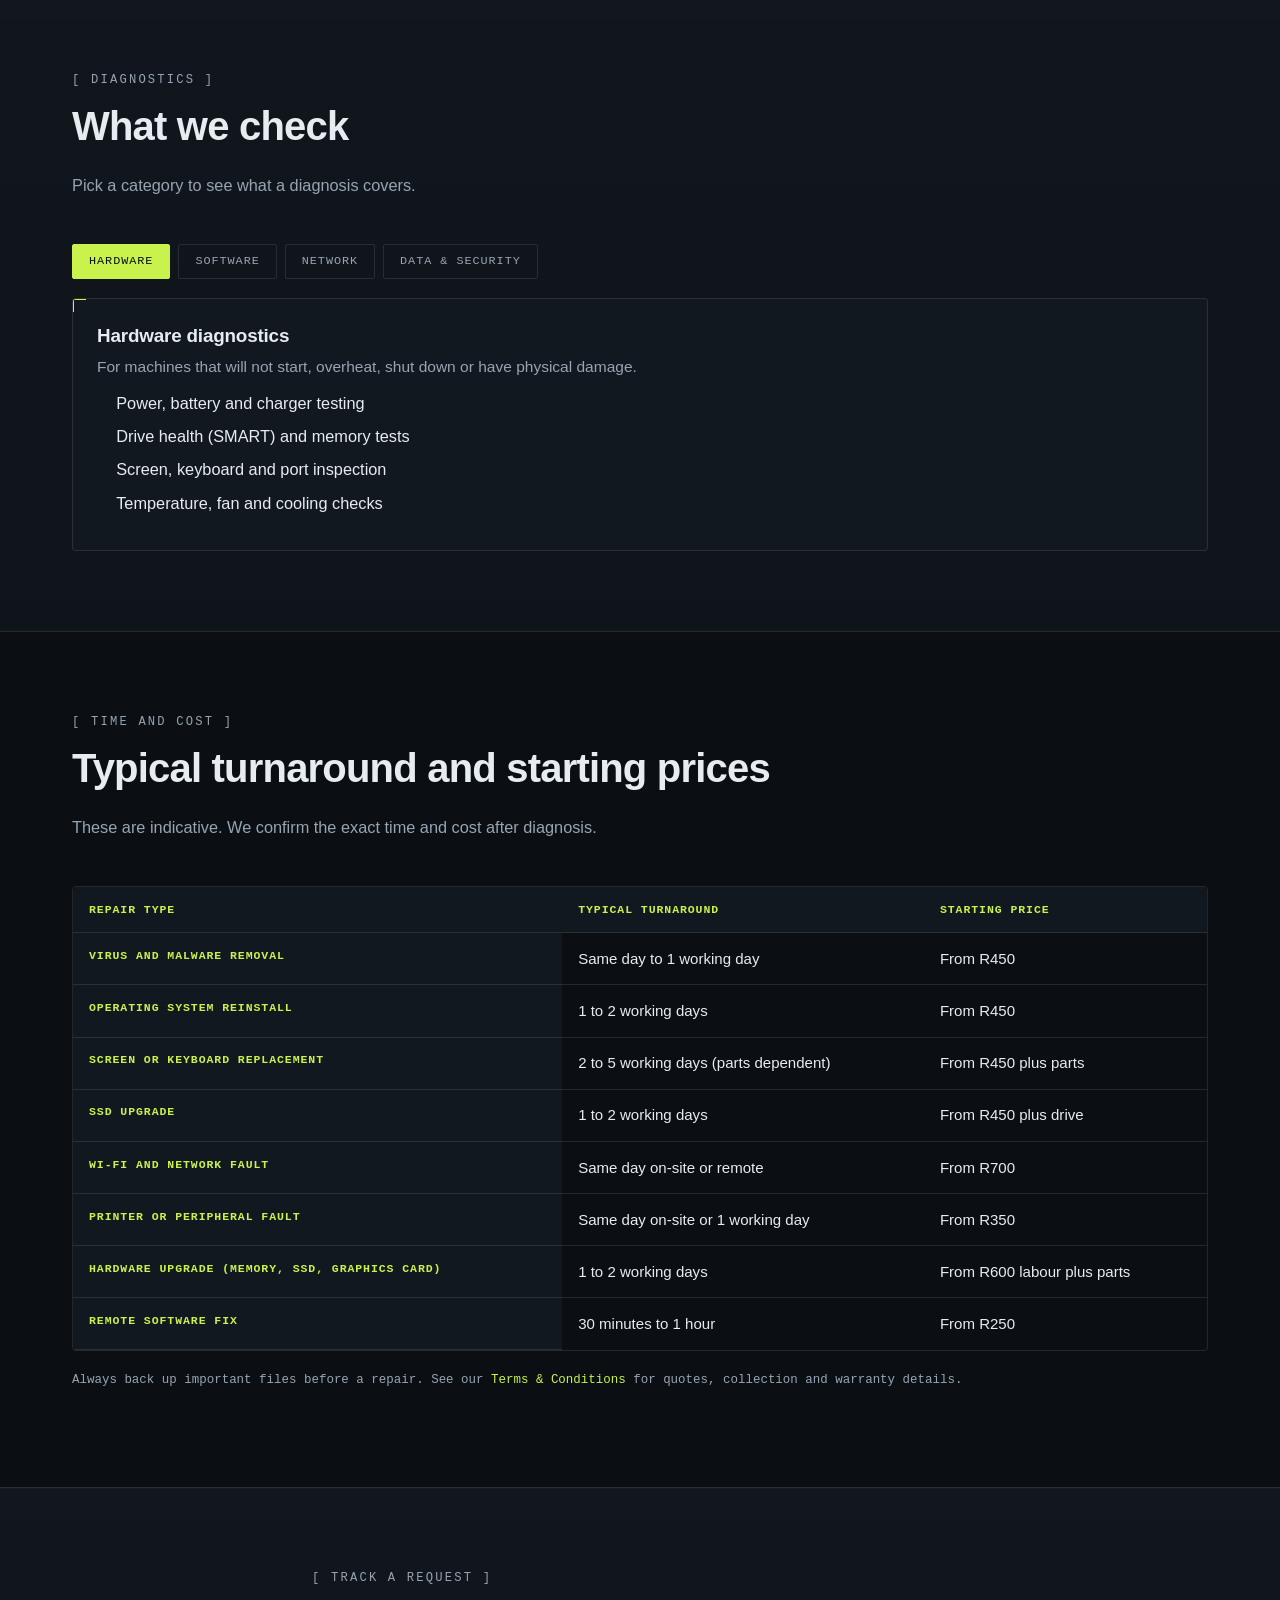
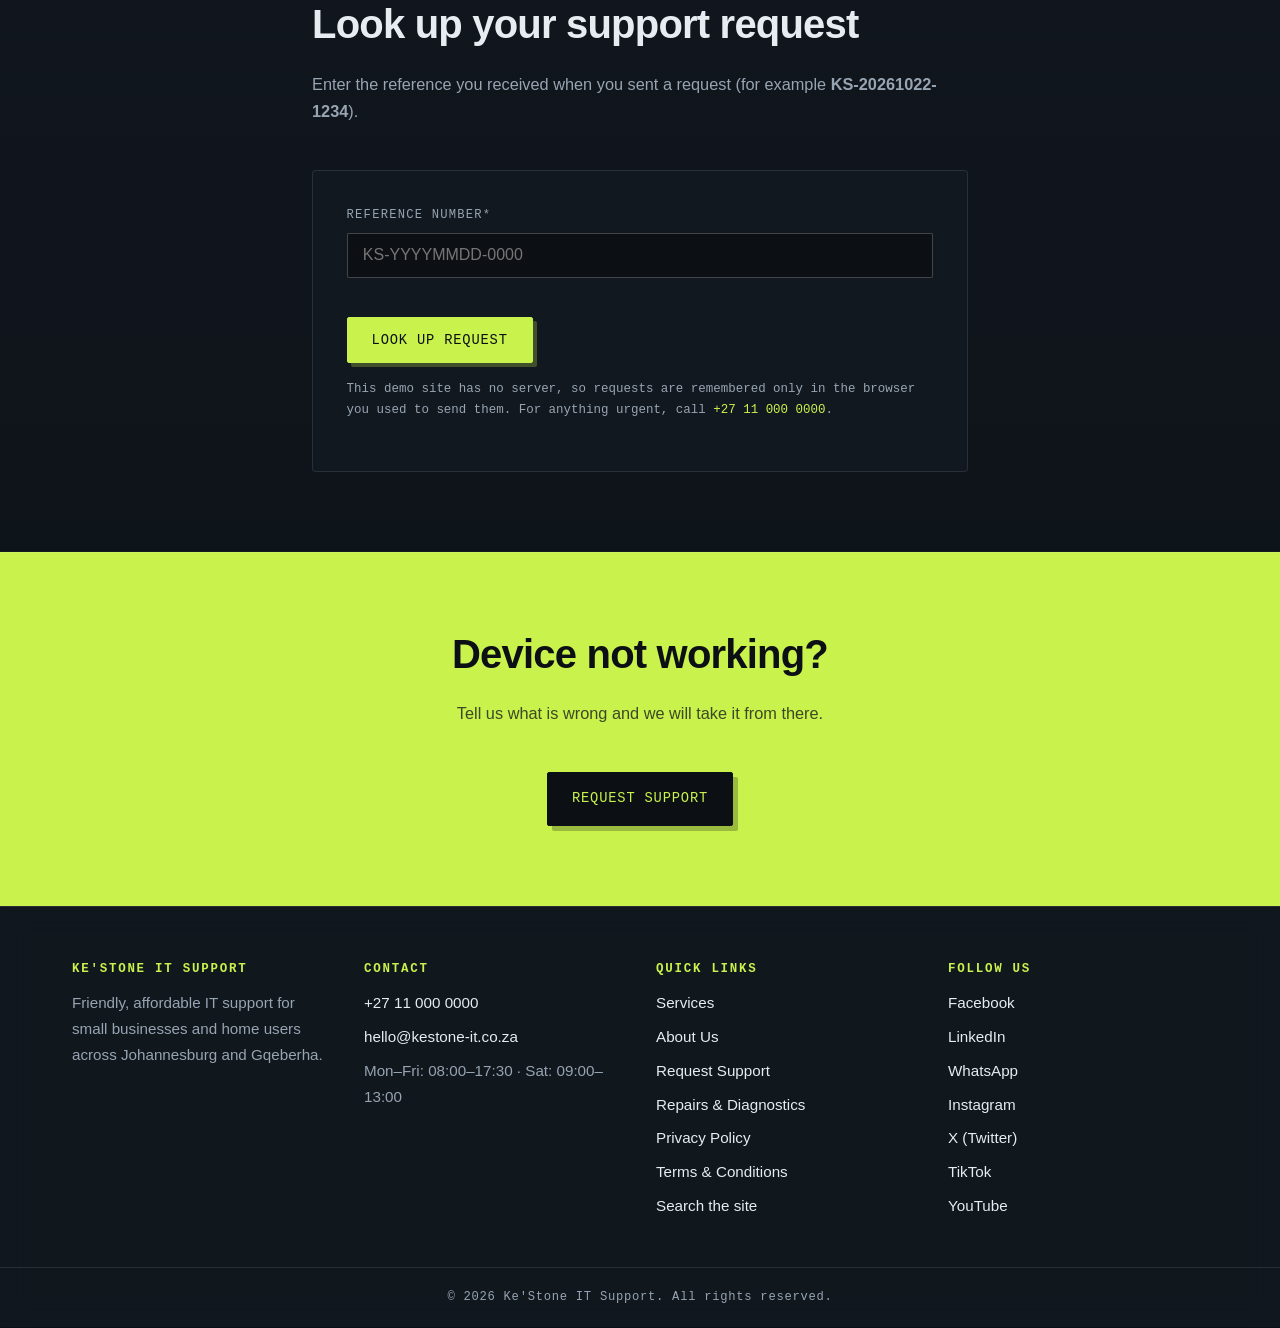
<file: pages/repairs.html>
<!doctype html>
<html lang="en">
  <head>
    <meta charset="utf-8" />
    <meta name="viewport" content="width=device-width, initial-scale=1" />
    <title>Laptop &amp; PC Repairs and Diagnostics | Ke'Stone IT Support</title>
    <meta name="description" content="How our laptop and PC repairs work: diagnosis first, upfront quote, typical turnaround times and starting prices in Johannesburg." />
    <link rel="stylesheet" href="../assets/css/style.css" />
    <link rel="icon" href="../assets/images/favicon.svg" type="image/svg+xml" />
    <meta name="theme-color" content="#0c1015" />
    <link rel="canonical" href="https://khanyani.github.io/Ke-Stone-IT-Support/pages/repairs.html" />
    <meta property="og:type" content="website" />
    <meta property="og:site_name" content="Ke'Stone IT Support" />
    <meta property="og:title" content="Laptop &amp; PC Repairs and Diagnostics | Ke'Stone IT Support" />
    <meta property="og:description" content="How our laptop and PC repairs work: diagnosis first, upfront quote, typical turnaround times and starting prices in Johannesburg." />
    <meta property="og:url" content="https://khanyani.github.io/Ke-Stone-IT-Support/pages/repairs.html" />
    <meta name="twitter:card" content="summary" />
    
  </head>

  <body data-root="../" data-page="repairs">
    <a class="skip-link" href="#main">Skip to main content</a>
    <!-- Accessibility link that skips the navigation -->


    <!-- ================= HEADER ================= -->

    <header class="site-header">
      <!-- Website header and navigation -->

      <div class="container header-inner">
        <!-- Organizes and centers header content -->


        <!-- Website logo -->

        <a
          class="logo"
          href="../index.html"
          aria-label="Ke'Stone IT Support home"
        >
          <!-- Logo links back to the homepage -->

          <span class="logo-mark" aria-hidden="true">K</span>
          <!-- Decorative K logo -->

          <span class="logo-text">
            Ke'Stone <em>IT Support</em>
          </span>
          <!-- Company name -->

        </a>


        <!-- Mobile navigation button -->

        <button
          class="nav-toggle"
          id="navToggle"
          type="button"
          aria-expanded="false"
          aria-controls="primaryNav"
          aria-label="Toggle navigation menu"
        >
          <!-- Opens and closes the mobile navigation -->

          <span class="nav-toggle-bar"></span>
          <span class="nav-toggle-bar"></span>
          <span class="nav-toggle-bar"></span>
          <!-- Three bars create the hamburger icon -->

        </button>


        <!-- Main navigation -->

        <nav class="primary-nav" id="primaryNav" aria-label="Primary">
          <!-- Main website navigation -->

          <ul>

            <li>
              <a href="../index.html" data-nav="home">Home</a>
            </li>
            <!-- Home page link -->

            <li>
              <a href="about.html" data-nav="about">About Us</a>
            </li>
            <!-- About page link -->

            <li>
              <a href="services.html" data-nav="services">Services</a>
            </li>
            <!-- Services page link -->

            <li>
              <a href="repairs.html" data-nav="repairs">Repairs</a>
            </li>
            <!-- Repairs &amp; diagnostics link -->


            <li>
              <a href="contact.html" data-nav="contact">Contact</a>
            </li>
            <!-- Contact page link -->

            <li>
              <a class="nav-search" href="search.html" data-nav="search" aria-label="Search the site"><svg viewBox="0 0 24 24" width="18" height="18" fill="none" stroke="currentColor" stroke-width="2" stroke-linecap="round" stroke-linejoin="round" aria-hidden="true"><circle cx="11" cy="11" r="7"/><path d="M20 20l-3.5-3.5"/></svg><span class="nav-search-text">Search</span></a>
            </li>
            <!-- Site search -->


            <li>
              <a
                class="btn btn-accent btn-sm"
                href="enquiry.html"
                data-nav="enquiry"
              >
                Request Support
              </a>
              <!-- Main navigation call-to-action -->

            </li>

          </ul>
        </nav>

      </div>
    </header>


    <!-- ================= MAIN CONTENT ================= -->

    <main id="main">

      <section class="hero">
        <div class="container">
          <p class="eyebrow">Repairs &amp; diagnostics</p>
          <h1>Laptop, PC and device repairs: diagnosed first, fixed properly</h1>
          <p class="lead">
            We find out exactly what is wrong before we touch your device, give you an upfront
            quote, and only start work once you say yes. Here is how a repair works, what we check,
            and how long it usually takes.
          </p>
          <div class="hero-actions">
            <a class="btn btn-accent" href="enquiry.html">Book a repair</a>
            <a class="btn btn-outline" href="services.html">See pricing</a>
          </div>
        </div>
      </section>

      <section class="section">
        <div class="container">
          <div class="section-head">
            <p class="eyebrow">The process</p>
            <h2>How a repair works, step by step</h2>
          </div>
          <ol class="steps">
            <li><h3>Tell us the problem</h3><p>Send a support request or call us. We ask what the device is, what happens and when it started.</p></li>
            <li><h3>Drop-off or call-out</h3><p>Bring the device to Sandton, Randburg or our Gqeberha branch, or book an on-site visit. Remote diagnosis is possible for software faults.</p></li>
            <li><h3>Diagnosis</h3><p>We run hardware, software and security checks to find the root cause, not just the symptom.</p></li>
            <li><h3>Quote and approval</h3><p>You receive a plain-English explanation and a quote. Nothing is repaired until you approve it.</p></li>
            <li><h3>Repair and test</h3><p>We fix the fault, test the device properly and keep your files safe throughout.</p></li>
            <li><h3>Collection and advice</h3><p>You collect the device with a short explanation of what happened and how to avoid it next time.</p></li>
          </ol>
        </div>
      </section>

      <section class="section section-grey">
        <div class="container">
          <div class="section-head">
            <p class="eyebrow">Diagnostics</p>
            <h2>What we check</h2>
            <p>Pick a category to see what a diagnosis covers.</p>
          </div>
          <div class="tabs" data-tabs>
            <div role="tablist" aria-label="Diagnostic categories">
              <button type="button" role="tab" aria-selected="true">Hardware</button>
              <button type="button" role="tab" aria-selected="false">Software</button>
              <button type="button" role="tab" aria-selected="false">Network</button>
              <button type="button" role="tab" aria-selected="false">Data &amp; security</button>
            </div>
            <div class="card tab-panel" role="tabpanel">
              <h3>Hardware diagnostics</h3>
              <p>For machines that will not start, overheat, shut down or have physical damage.</p>
              <ul>
                <li>Power, battery and charger testing</li>
                <li>Drive health (SMART) and memory tests</li>
                <li>Screen, keyboard and port inspection</li>
                <li>Temperature, fan and cooling checks</li>
              </ul>
            </div>
            <div class="card tab-panel" role="tabpanel" hidden>
              <h3>Software diagnostics</h3>
              <p>For slow, crashing or misbehaving devices.</p>
              <ul>
                <li>Operating system and driver errors</li>
                <li>Startup programs and background load</li>
                <li>Update and licence problems</li>
                <li>Operating system reinstall assessment</li>
              </ul>
            </div>
            <div class="card tab-panel" role="tabpanel" hidden>
              <h3>Network diagnostics</h3>
              <p>For dropping Wi-Fi, slow internet and devices that cannot connect.</p>
              <ul>
                <li>Router and signal strength review</li>
                <li>Speed and latency tests</li>
                <li>Cable, switch and printer connectivity</li>
                <li>Interference and channel checks</li>
              </ul>
            </div>
            <div class="card tab-panel" role="tabpanel" hidden>
              <h3>Data &amp; security diagnostics</h3>
              <p>For suspected infections, lost files and failing drives.</p>
              <ul>
                <li>Virus and malware scan</li>
                <li>Backup status and recovery options</li>
                <li>Account and password exposure advice</li>
                <li>Data recovery feasibility assessment</li>
              </ul>
            </div>
          </div>
        </div>
      </section>

      <section class="section">
        <div class="container">
          <div class="section-head">
            <p class="eyebrow">Time and cost</p>
            <h2>Typical turnaround and starting prices</h2>
            <p>These are indicative. We confirm the exact time and cost after diagnosis.</p>
          </div>
          <div class="table-wrap">
            <table class="data-table">
              <caption class="sr-only">Typical repair turnaround and starting prices</caption>
              <thead>
                <tr><th scope="col">Repair type</th><th scope="col">Typical turnaround</th><th scope="col">Starting price</th></tr>
              </thead>
              <tbody>
                <tr><th scope="row">Virus and malware removal</th><td>Same day to 1 working day</td><td>From R450</td></tr>
                <tr><th scope="row">Operating system reinstall</th><td>1 to 2 working days</td><td>From R450</td></tr>
                <tr><th scope="row">Screen or keyboard replacement</th><td>2 to 5 working days (parts dependent)</td><td>From R450 plus parts</td></tr>
                <tr><th scope="row">SSD upgrade</th><td>1 to 2 working days</td><td>From R450 plus drive</td></tr>
                <tr><th scope="row">Wi-Fi and network fault</th><td>Same day on-site or remote</td><td>From R700</td></tr>
                <tr><th scope="row">Printer or peripheral fault</th><td>Same day on-site or 1 working day</td><td>From R350</td></tr>
                <tr><th scope="row">Hardware upgrade (memory, SSD, graphics card)</th><td>1 to 2 working days</td><td>From R600 labour plus parts</td></tr>
                <tr><th scope="row">Remote software fix</th><td>30 minutes to 1 hour</td><td>From R250</td></tr>
              </tbody>
            </table>
          </div>
          <p class="form-note" style="margin-top: 1.2rem">
            Always back up important files before a repair. See our
            <a href="terms.html">Terms &amp; Conditions</a> for quotes, collection and warranty details.
          </p>
        </div>
      </section>

      <section class="section section-grey">
        <div class="container narrow">
          <div class="section-head">
            <p class="eyebrow">Track a request</p>
            <h2>Look up your support request</h2>
            <p>
              Enter the reference you received when you sent a request (for example
              <strong>KS-20261022-1234</strong>).
            </p>
          </div>
          <form class="form-card" data-tracker novalidate>
            <div class="field">
              <label for="trackRef">Reference number*</label>
              <input type="text" id="trackRef" name="trackRef" autocomplete="off" placeholder="KS-YYYYMMDD-0000" maxlength="20" required />
              <p class="error-msg" aria-live="polite"></p>
            </div>
            <button class="btn btn-accent" type="submit">Look up request</button>
            <div data-tracker-result aria-live="polite"></div>
            <p class="form-note" style="margin-top: 1rem">
              This demo site has no server, so requests are remembered only in the browser you used to
              send them. For anything urgent, call <a href="tel:+27110000000">+27 11 000 0000</a>.
            </p>
          </form>
        </div>
      </section>

      <section class="section section-navy">
        <div class="container cta-band">
          <h2>Device not working?</h2>
          <p>Tell us what is wrong and we will take it from there.</p>
          <a class="btn btn-accent" href="enquiry.html">Request Support</a>
        </div>
      </section>

    </main>


    <!-- ================= FOOTER ================= -->

    <footer class="site-footer">
      <!-- Website footer -->

      <div class="container footer-grid">
        <!-- Organizes footer content into columns -->


        <!-- Company information -->

        <div>

          <h2 class="footer-heading">Ke'Stone IT Support</h2>

          <p class="footer-text">
            Friendly, affordable IT support for small businesses and home users across Johannesburg and Gqeberha.
          </p>

        </div>


        <!-- Contact information -->

        <div>

          <h2 class="footer-heading">Contact</h2>

          <ul class="footer-list">

            <li>
              <a href="tel:+27110000000">+27 11 000 0000</a>
            </li>
            <!-- Phone link -->

            <li>
              <a href="mailto:hello@kestone-it.co.za">
                hello@kestone-it.co.za
              </a>
            </li>
            <!-- Email link -->

            <li>
              Mon–Fri: 08:00–17:30 · Sat: 09:00–13:00
            </li>
            <!-- Business hours -->

          </ul>

        </div>


        <!-- Quick links -->

        <div>

          <h2 class="footer-heading">Quick links</h2>

          <ul class="footer-list">

            <li>
              <a href="services.html">Services</a>
            </li>

            <li>
              <a href="about.html">About Us</a>
            </li>

            <li>
              <a href="enquiry.html">Request Support</a>
            </li>

            <li>
              <a href="repairs.html">Repairs &amp; Diagnostics</a>
            </li>

            <li>
              <a href="privacy.html">Privacy Policy</a>
            </li>

            <li>
              <a href="terms.html">Terms &amp; Conditions</a>
            </li>

            <li>
              <a href="search.html">Search the site</a>
            </li>

          </ul>

        </div>


        <!-- Social media links -->

        <div>

          <h2 class="footer-heading">Follow us</h2>

          <ul class="footer-list">

            <li>
              <a href="https://www.facebook.com/" rel="noopener">
                Facebook
              </a>
            </li>
            <!-- Facebook link -->

            <li>
              <a href="https://www.linkedin.com/" rel="noopener">
                LinkedIn
              </a>
            </li>
            <!-- LinkedIn link -->

            <li>
              <a href="https://wa.me/27110000000" rel="noopener">
                WhatsApp
              </a>
            </li>

            <li>
              <a href="https://www.instagram.com/" rel="noopener">
                Instagram
              </a>
            </li>
            <!-- Instagram link -->

            <li>
              <a href="https://x.com/" rel="noopener">
                X (Twitter)
              </a>
            </li>
            <!-- X (Twitter) link -->

            <li>
              <a href="https://www.tiktok.com/" rel="noopener">
                TikTok
              </a>
            </li>
            <!-- TikTok link -->

            <li>
              <a href="https://www.youtube.com/" rel="noopener">
                YouTube
              </a>
            </li>
            <!-- YouTube link -->
            <!-- WhatsApp link -->

          </ul>

        </div>

      </div>


      <!-- Copyright -->

      <div class="footer-bottom">

        <p>
          &copy;
          <span data-year>2026</span>
          Ke'Stone IT Support. All rights reserved.
        </p>
        <!-- JavaScript can update the year automatically -->

      </div>

    </footer>


    <!-- ================= JAVASCRIPT ================= -->

    <script src="../assets/js/script.js" defer></script>
    <script src="../assets/js/features.js" defer></script>
    <script src="../assets/js/lang-xh.js" defer></script>
    <script src="../assets/js/i18n.js" defer></script>
    <!-- Loads JavaScript for interactive website features -->

  </body>
</html>
<!-- End of the HTML document -->
</file>
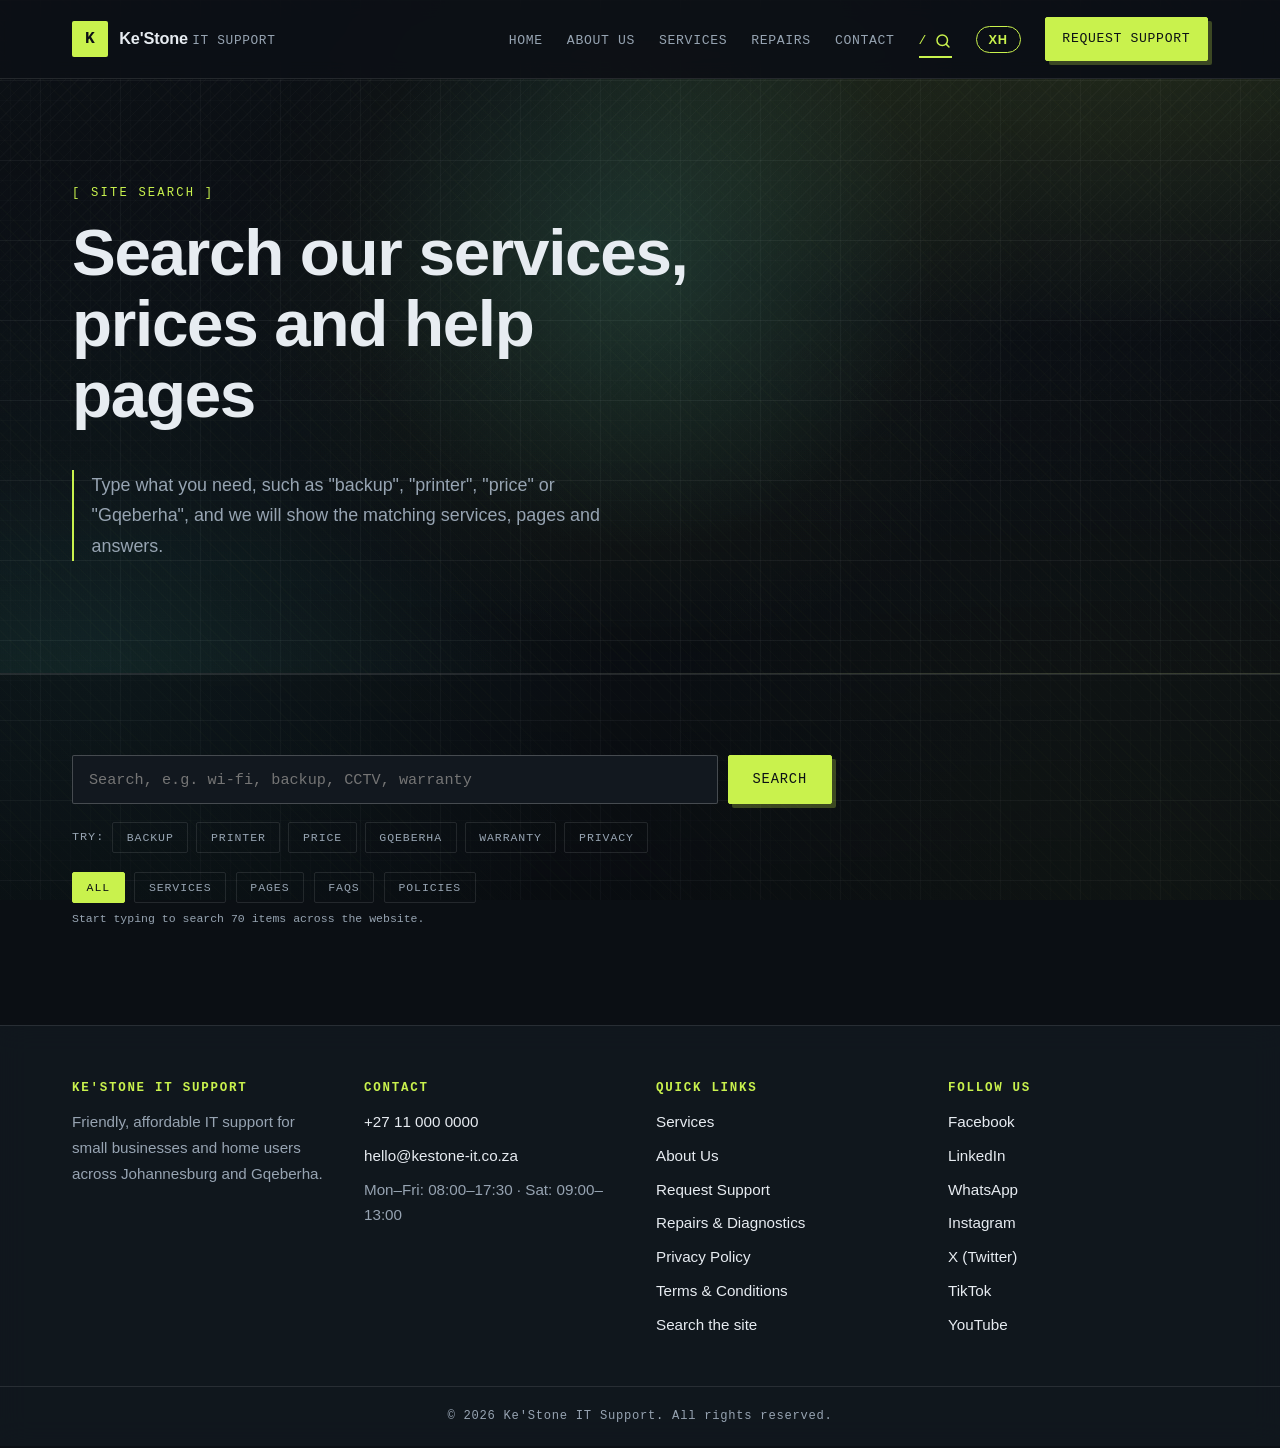
<file: pages/search.html>
<!doctype html>
<html lang="en">
  <head>
    <meta charset="utf-8" />
    <meta name="viewport" content="width=device-width, initial-scale=1" />
    <title>Search Ke'Stone IT Support | Services, Prices and Help</title>
    <meta name="description" content="Search the Ke'Stone IT Support website for services, prices, repairs, locations, FAQs and policies." />
    <link rel="stylesheet" href="../assets/css/style.css" />
    <link rel="icon" href="../assets/images/favicon.svg" type="image/svg+xml" />
    <meta name="theme-color" content="#0c1015" />
    <link rel="canonical" href="https://khanyani.github.io/Ke-Stone-IT-Support/pages/search.html" />
    <meta property="og:type" content="website" />
    <meta property="og:site_name" content="Ke'Stone IT Support" />
    <meta property="og:title" content="Search Ke'Stone IT Support | Services, Prices and Help" />
    <meta property="og:description" content="Search the Ke'Stone IT Support website for services, prices, repairs, locations, FAQs and policies." />
    <meta property="og:url" content="https://khanyani.github.io/Ke-Stone-IT-Support/pages/search.html" />
    <meta name="twitter:card" content="summary" />
    <meta name="robots" content="noindex, follow" />
  </head>

  <body data-root="../" data-page="search">
    <a class="skip-link" href="#main">Skip to main content</a>
    <!-- Accessibility link that skips the navigation -->


    <!-- ================= HEADER ================= -->

    <header class="site-header">
      <!-- Website header and navigation -->

      <div class="container header-inner">
        <!-- Organizes and centers header content -->


        <!-- Website logo -->

        <a
          class="logo"
          href="../index.html"
          aria-label="Ke'Stone IT Support home"
        >
          <!-- Logo links back to the homepage -->

          <span class="logo-mark" aria-hidden="true">K</span>
          <!-- Decorative K logo -->

          <span class="logo-text">
            Ke'Stone <em>IT Support</em>
          </span>
          <!-- Company name -->

        </a>


        <!-- Mobile navigation button -->

        <button
          class="nav-toggle"
          id="navToggle"
          type="button"
          aria-expanded="false"
          aria-controls="primaryNav"
          aria-label="Toggle navigation menu"
        >
          <!-- Opens and closes the mobile navigation -->

          <span class="nav-toggle-bar"></span>
          <span class="nav-toggle-bar"></span>
          <span class="nav-toggle-bar"></span>
          <!-- Three bars create the hamburger icon -->

        </button>


        <!-- Main navigation -->

        <nav class="primary-nav" id="primaryNav" aria-label="Primary">
          <!-- Main website navigation -->

          <ul>

            <li>
              <a href="../index.html" data-nav="home">Home</a>
            </li>
            <!-- Home page link -->

            <li>
              <a href="about.html" data-nav="about">About Us</a>
            </li>
            <!-- About page link -->

            <li>
              <a href="services.html" data-nav="services">Services</a>
            </li>
            <!-- Services page link -->

            <li>
              <a href="repairs.html" data-nav="repairs">Repairs</a>
            </li>
            <!-- Repairs &amp; diagnostics link -->


            <li>
              <a href="contact.html" data-nav="contact">Contact</a>
            </li>
            <!-- Contact page link -->

            <li>
              <a class="nav-search" href="search.html" data-nav="search" aria-label="Search the site"><svg viewBox="0 0 24 24" width="18" height="18" fill="none" stroke="currentColor" stroke-width="2" stroke-linecap="round" stroke-linejoin="round" aria-hidden="true"><circle cx="11" cy="11" r="7"/><path d="M20 20l-3.5-3.5"/></svg><span class="nav-search-text">Search</span></a>
            </li>
            <!-- Site search -->


            <li>
              <a
                class="btn btn-accent btn-sm"
                href="enquiry.html"
                data-nav="enquiry"
              >
                Request Support
              </a>
              <!-- Main navigation call-to-action -->

            </li>

          </ul>
        </nav>

      </div>
    </header>


    <!-- ================= MAIN CONTENT ================= -->

    <main id="main">

      <section class="hero">
        <div class="container">
          <p class="eyebrow">Site search</p>
          <h1>Search our services, prices and help pages</h1>
          <p class="lead">
            Type what you need, such as "backup", "printer", "price" or "Gqeberha", and we will
            show the matching services, pages and answers.
          </p>
        </div>
      </section>

      <section class="section">
        <div class="container">
          <form class="site-search" role="search" action="search.html" method="get" data-site-search>
            <label for="siteSearchInput" class="sr-only">Search the website</label>
            <input type="search" id="siteSearchInput" name="q" placeholder="Search, e.g. wi-fi, backup, CCTV, warranty" autocomplete="off" maxlength="80" />
            <button class="btn btn-accent" type="submit">Search</button>
          </form>

          <div class="search-suggest" data-search-suggest aria-label="Popular searches">
            <span class="search-suggest-label">Try:</span>
            <button type="button" class="chip" data-q="backup">backup</button>
            <button type="button" class="chip" data-q="printer">printer</button>
            <button type="button" class="chip" data-q="price">price</button>
            <button type="button" class="chip" data-q="Gqeberha">Gqeberha</button>
            <button type="button" class="chip" data-q="warranty">warranty</button>
            <button type="button" class="chip" data-q="privacy">privacy</button>
          </div>

          <div class="filter-bar search-filters" role="group" aria-label="Filter results" data-search-filters>
            <button type="button" class="chip is-active" data-kind="all">All</button>
            <button type="button" class="chip" data-kind="service">Services</button>
            <button type="button" class="chip" data-kind="page">Pages</button>
            <button type="button" class="chip" data-kind="faq">FAQs</button>
            <button type="button" class="chip" data-kind="legal">Policies</button>
          </div>

          <p class="filter-count" data-search-count aria-live="polite"></p>
          <ol class="search-results" data-search-results></ol>
          <noscript><p>Search needs JavaScript. Use the menu to browse the website instead.</p></noscript>
        </div>
      </section>

    </main>


    <!-- ================= FOOTER ================= -->

    <footer class="site-footer">
      <!-- Website footer -->

      <div class="container footer-grid">
        <!-- Organizes footer content into columns -->


        <!-- Company information -->

        <div>

          <h2 class="footer-heading">Ke'Stone IT Support</h2>

          <p class="footer-text">
            Friendly, affordable IT support for small businesses and home users across Johannesburg and Gqeberha.
          </p>

        </div>


        <!-- Contact information -->

        <div>

          <h2 class="footer-heading">Contact</h2>

          <ul class="footer-list">

            <li>
              <a href="tel:+27110000000">+27 11 000 0000</a>
            </li>
            <!-- Phone link -->

            <li>
              <a href="mailto:hello@kestone-it.co.za">
                hello@kestone-it.co.za
              </a>
            </li>
            <!-- Email link -->

            <li>
              Mon–Fri: 08:00–17:30 · Sat: 09:00–13:00
            </li>
            <!-- Business hours -->

          </ul>

        </div>


        <!-- Quick links -->

        <div>

          <h2 class="footer-heading">Quick links</h2>

          <ul class="footer-list">

            <li>
              <a href="services.html">Services</a>
            </li>

            <li>
              <a href="about.html">About Us</a>
            </li>

            <li>
              <a href="enquiry.html">Request Support</a>
            </li>

            <li>
              <a href="repairs.html">Repairs &amp; Diagnostics</a>
            </li>

            <li>
              <a href="privacy.html">Privacy Policy</a>
            </li>

            <li>
              <a href="terms.html">Terms &amp; Conditions</a>
            </li>

            <li>
              <a href="search.html">Search the site</a>
            </li>

          </ul>

        </div>


        <!-- Social media links -->

        <div>

          <h2 class="footer-heading">Follow us</h2>

          <ul class="footer-list">

            <li>
              <a href="https://www.facebook.com/" rel="noopener">
                Facebook
              </a>
            </li>
            <!-- Facebook link -->

            <li>
              <a href="https://www.linkedin.com/" rel="noopener">
                LinkedIn
              </a>
            </li>
            <!-- LinkedIn link -->

            <li>
              <a href="https://wa.me/27110000000" rel="noopener">
                WhatsApp
              </a>
            </li>

            <li>
              <a href="https://www.instagram.com/" rel="noopener">
                Instagram
              </a>
            </li>
            <!-- Instagram link -->

            <li>
              <a href="https://x.com/" rel="noopener">
                X (Twitter)
              </a>
            </li>
            <!-- X (Twitter) link -->

            <li>
              <a href="https://www.tiktok.com/" rel="noopener">
                TikTok
              </a>
            </li>
            <!-- TikTok link -->

            <li>
              <a href="https://www.youtube.com/" rel="noopener">
                YouTube
              </a>
            </li>
            <!-- YouTube link -->
            <!-- WhatsApp link -->

          </ul>

        </div>

      </div>


      <!-- Copyright -->

      <div class="footer-bottom">

        <p>
          &copy;
          <span data-year>2026</span>
          Ke'Stone IT Support. All rights reserved.
        </p>
        <!-- JavaScript can update the year automatically -->

      </div>

    </footer>


    <!-- ================= JAVASCRIPT ================= -->

    <script src="../assets/js/script.js" defer></script>
    <script src="../assets/data/search-index.js" defer></script>
    <script src="../assets/js/features.js" defer></script>
    <script src="../assets/js/lang-xh.js" defer></script>
    <script src="../assets/js/i18n.js" defer></script>
    <!-- Loads JavaScript for interactive website features -->

  </body>
</html>
<!-- End of the HTML document -->
</file>
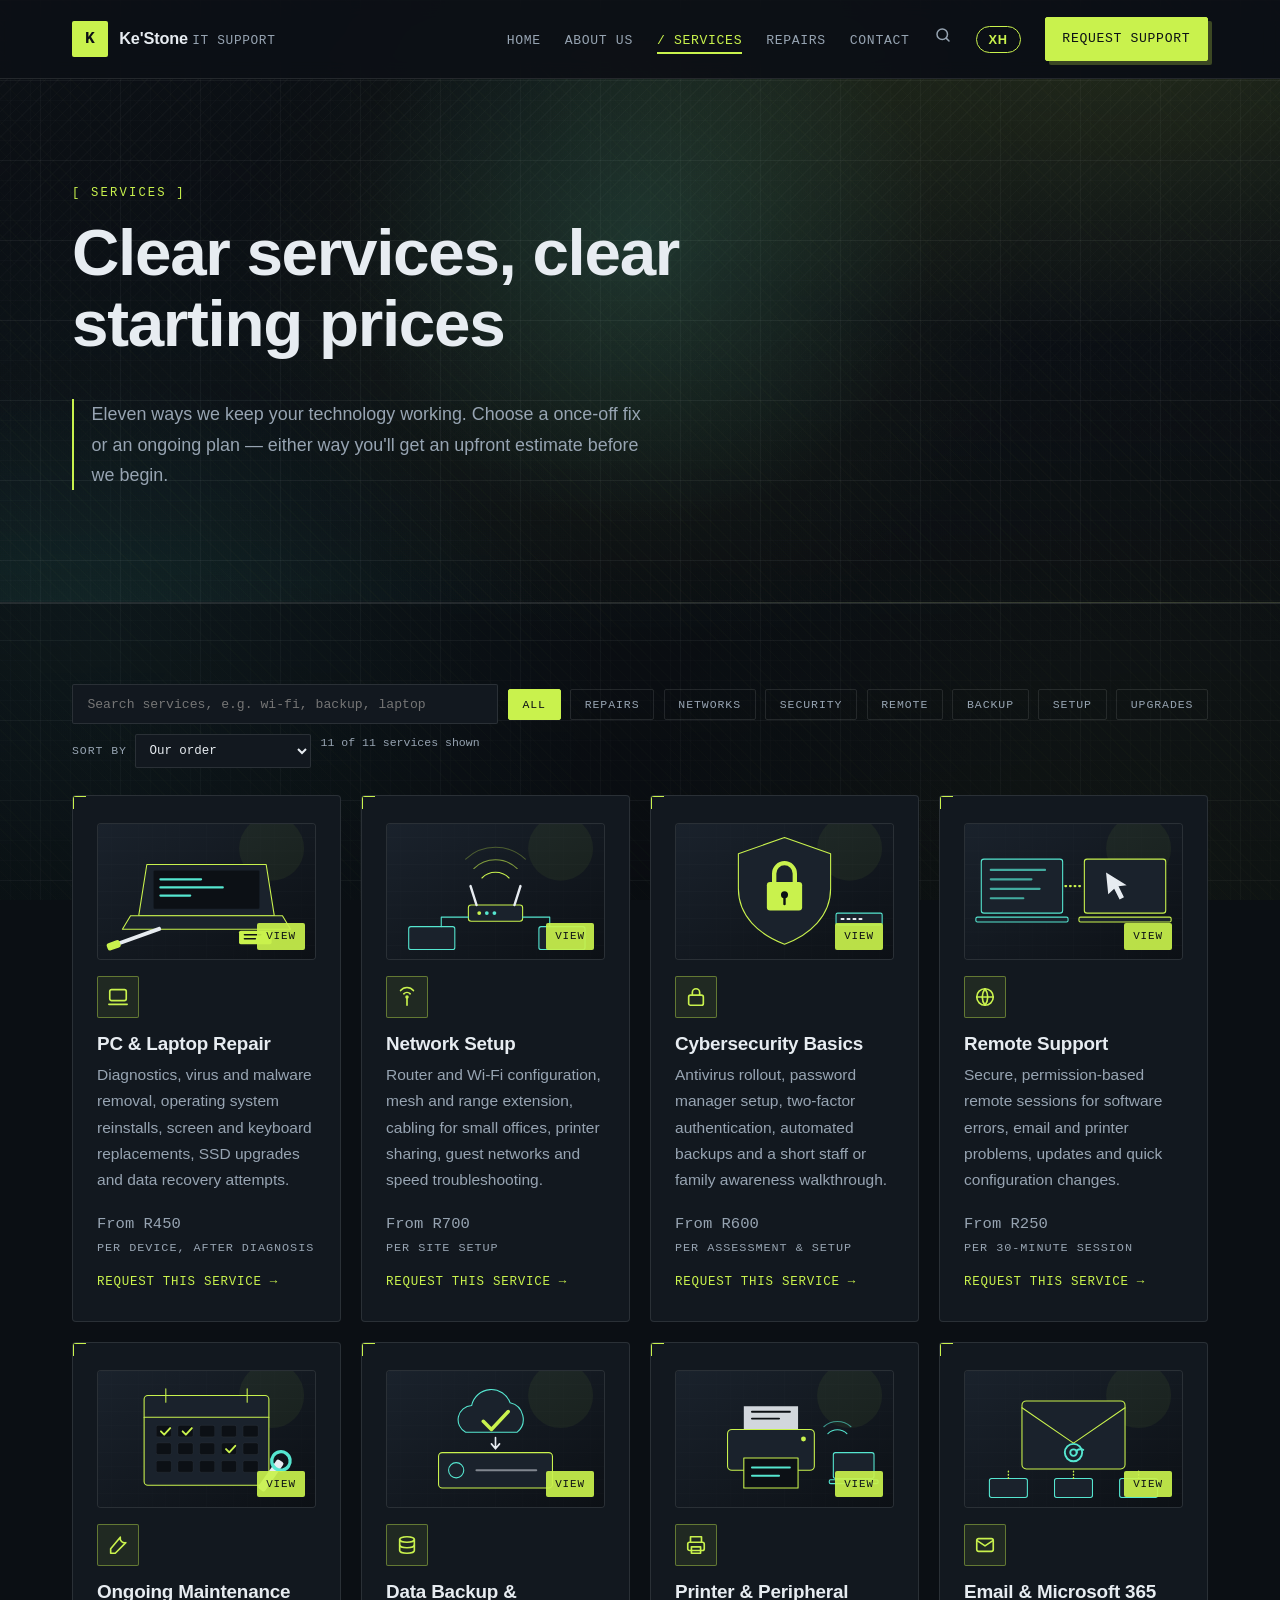
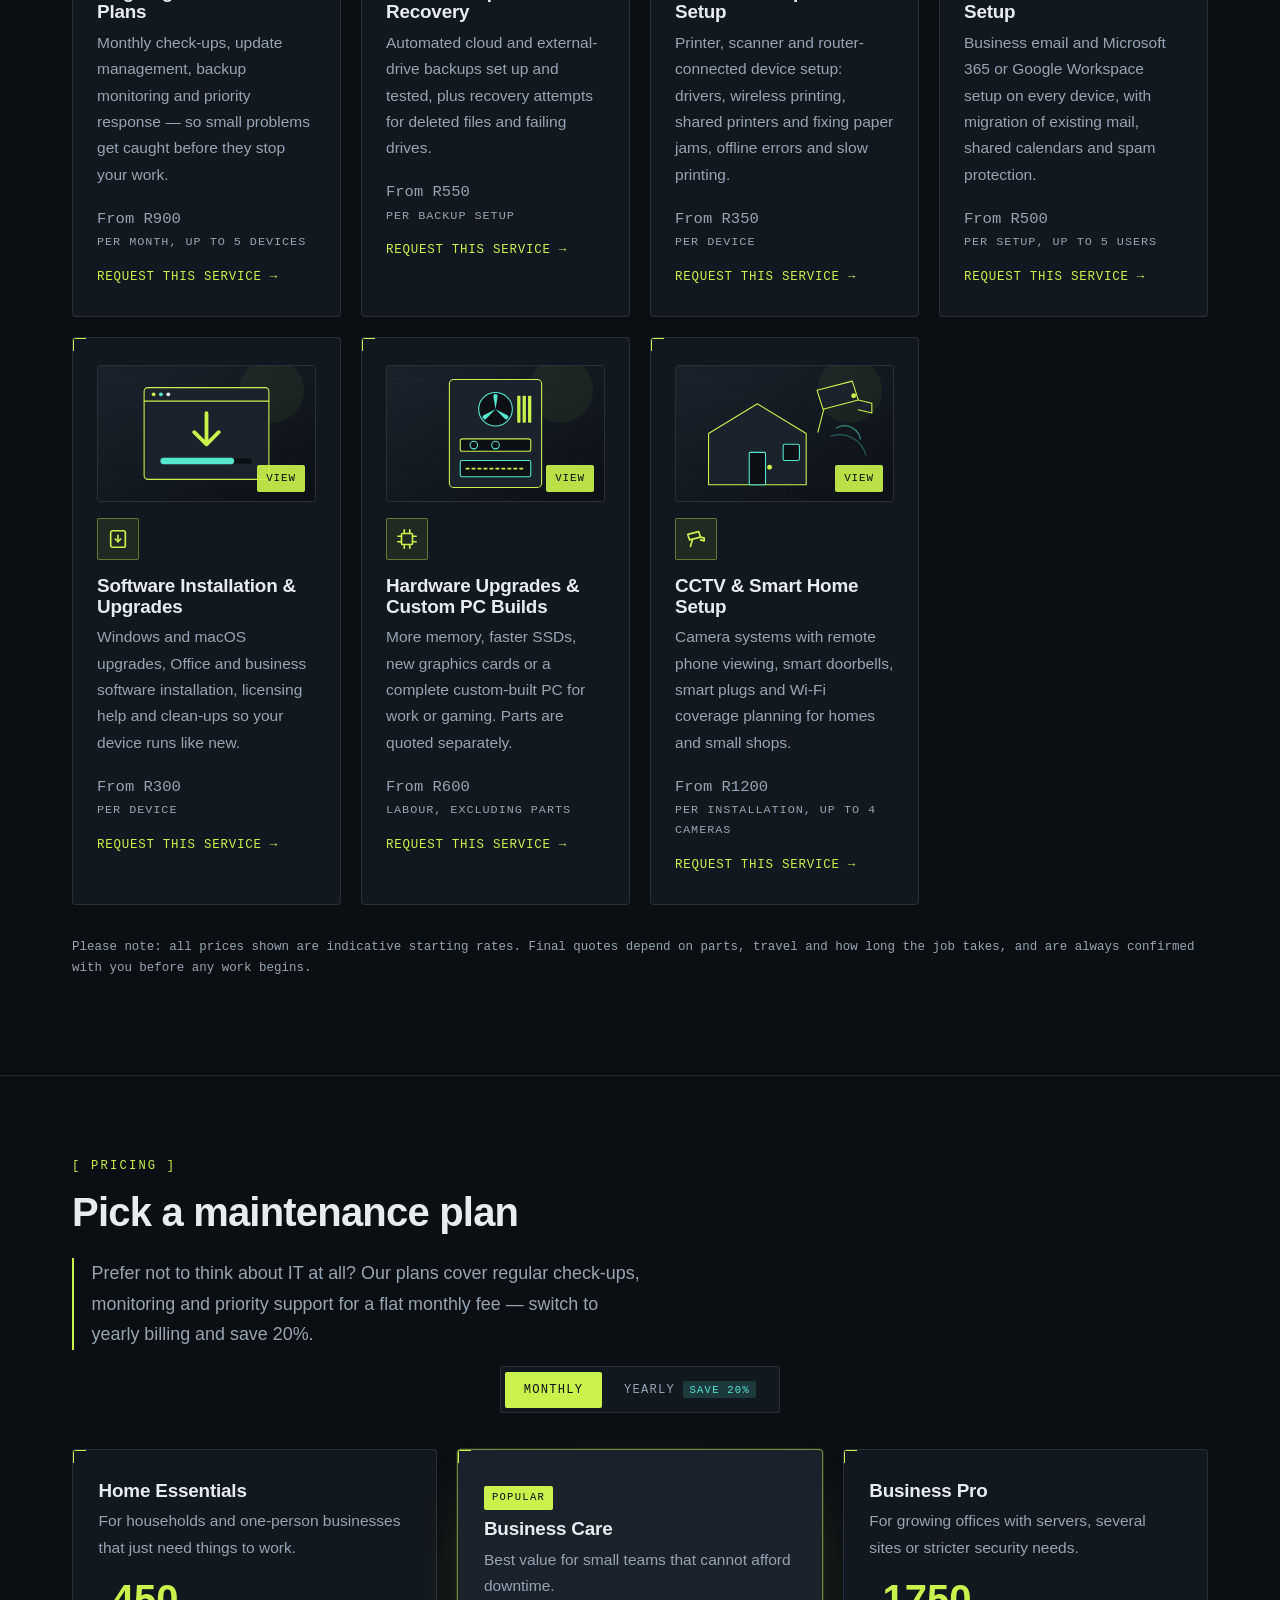
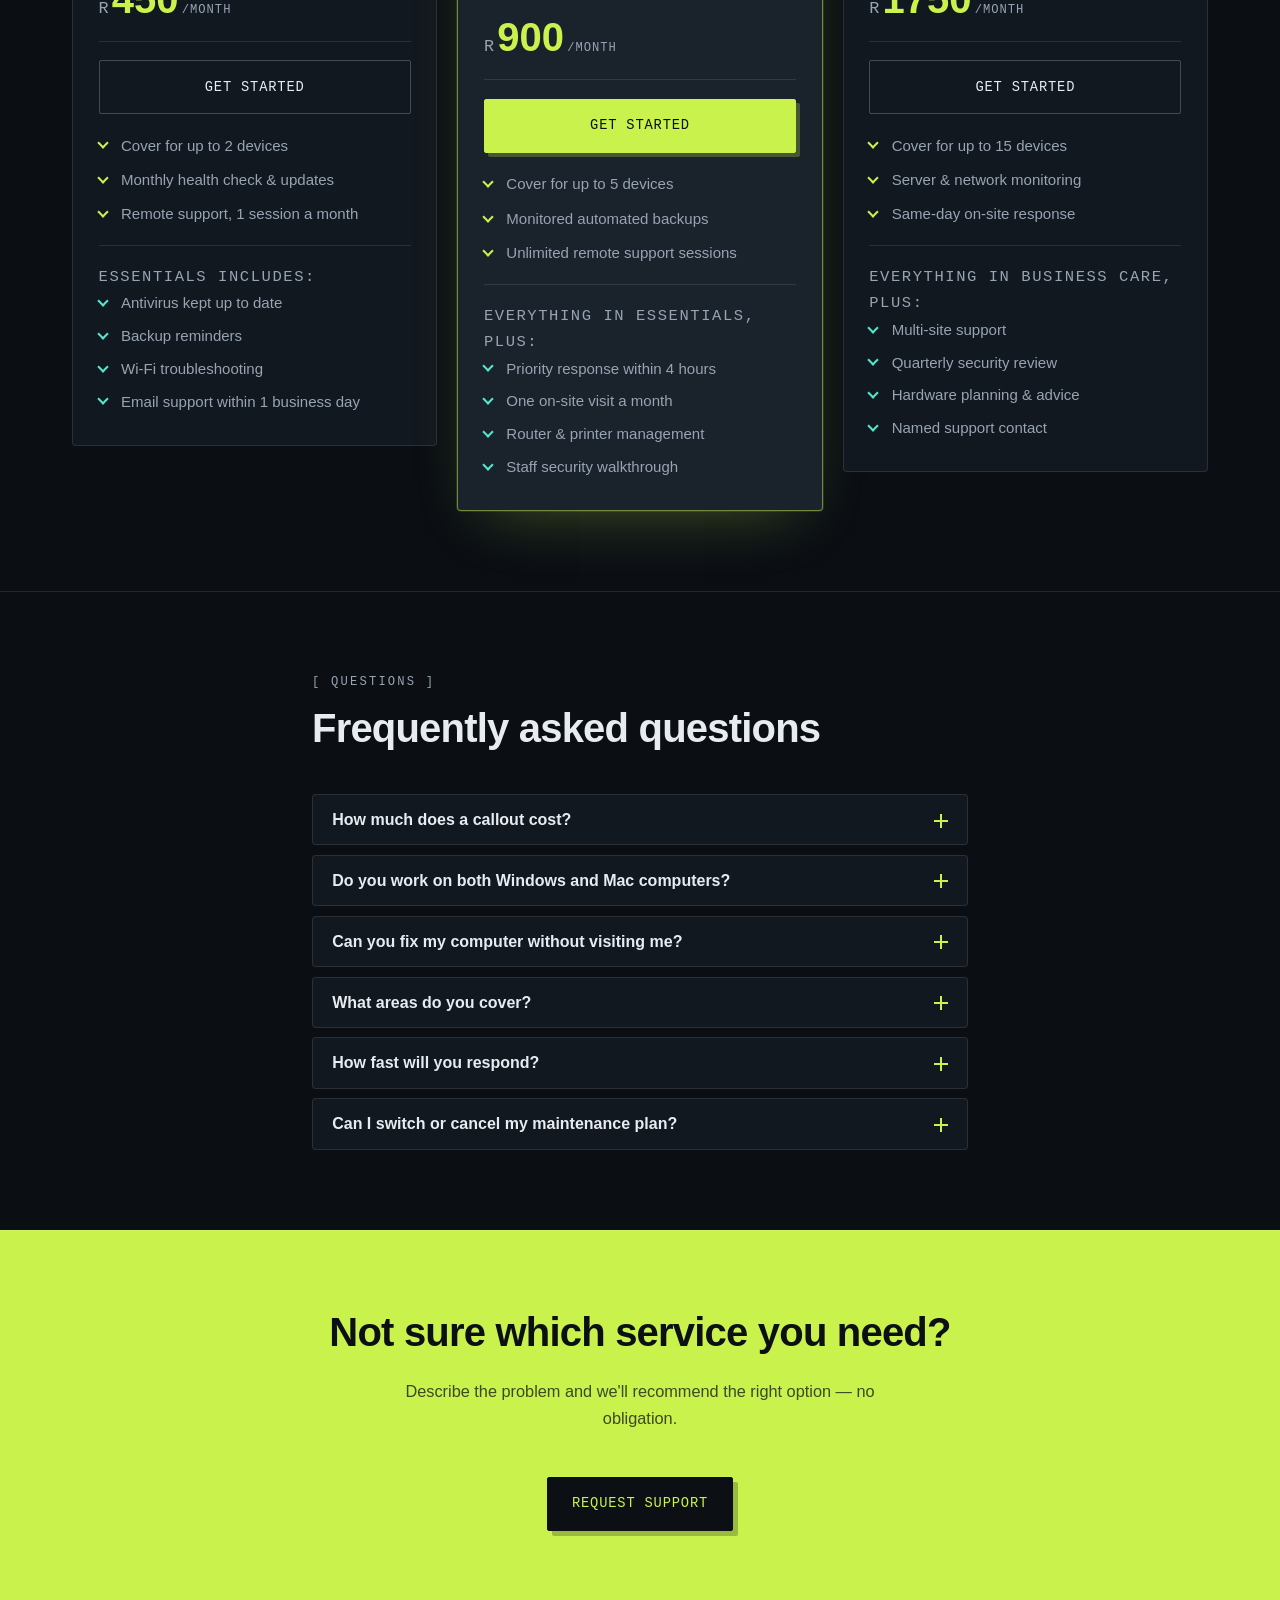
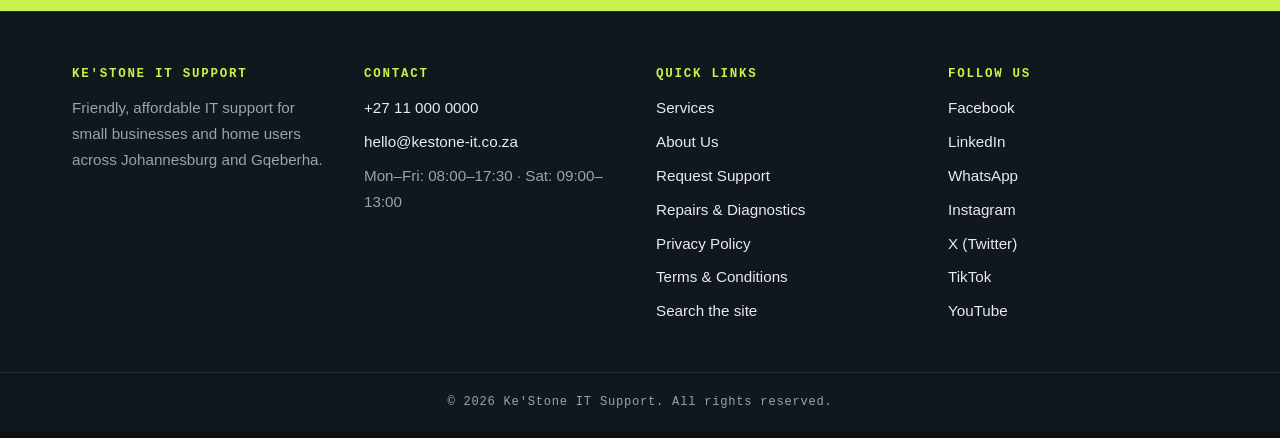
<file: pages/services.html>
<!doctype html>
<!-- Defines this as an HTML5 document -->

<html lang="en">
  <!-- Sets the page language to English -->

  <head>
    <!-- Page metadata and external resources -->

    <meta charset="utf-8" />
    <!-- Supports standard characters -->

    <meta name="viewport" content="width=device-width, initial-scale=1" />
    <!-- Makes the page responsive on mobile devices -->

    <title>IT Support Services &amp; Pricing | Ke'Stone IT Support</title>
    <!-- Title displayed in the browser tab -->

    <meta
      name="description"
      content="Repairs, network setup, cybersecurity basics, remote support and maintenance plans — with indicative starting prices for each service."
    />
    <!-- Short description used by search engines -->

    <link rel="stylesheet" href="../assets/css/style.css" />
    <!-- Loads the website's CSS file -->

  
    <!-- Part 3 SEO: favicon, social sharing tags and canonical URL -->
    <link rel="icon" href="../assets/images/favicon.svg" type="image/svg+xml" />
    <meta name="theme-color" content="#0c1015" />
    <link rel="canonical" href="https://khanyani.github.io/Ke-Stone-IT-Support/pages/services.html" />
    <meta property="og:type" content="website" />
    <meta property="og:site_name" content="Ke'Stone IT Support" />
    <meta property="og:title" content="IT Support Services & Pricing | Ke'Stone IT Support" />
    <meta property="og:description" content="Repairs, network setup, cybersecurity basics, remote support and maintenance plans — with indicative starting prices for each service." />
    <meta property="og:url" content="https://khanyani.github.io/Ke-Stone-IT-Support/pages/services.html" />
    <meta name="twitter:card" content="summary" />
    <script type="application/ld+json">
{
  "@context": "https://schema.org",
  "@type": "FAQPage",
  "mainEntity": [
    {
      "@type": "Question",
      "name": "How much does a callout cost?",
      "acceptedAnswer": {
        "@type": "Answer",
        "text": "Prices start at R250 for a remote session and R450 for a device repair after diagnosis. Travel and parts depend on the job, and you always get an upfront estimate before any work begins."
      }
    },
    {
      "@type": "Question",
      "name": "Do you work on both Windows and Mac computers?",
      "acceptedAnswer": {
        "@type": "Answer",
        "text": "Yes. We repair and support Windows laptops and desktops, Apple Macs and most common home and office printers and routers."
      }
    },
    {
      "@type": "Question",
      "name": "Can you fix my computer without visiting me?",
      "acceptedAnswer": {
        "@type": "Answer",
        "text": "Often, yes. Remote support lets us connect securely, with your permission, to fix software errors, email and printer problems while you watch. Hardware faults need a visit or a drop-off."
      }
    },
    {
      "@type": "Question",
      "name": "What areas do you cover?",
      "acceptedAnswer": {
        "@type": "Answer",
        "text": "We serve Johannesburg (office in Sandton, drop-off point in Randburg) and Gqeberha, formerly Port Elizabeth (branch in Newton Park). See the map on our Contact page for the call-out areas."
      }
    },
    {
      "@type": "Question",
      "name": "How fast will you respond?",
      "acceptedAnswer": {
        "@type": "Answer",
        "text": "We reply to every request within one working day. Mark your request as urgent and we will prioritise it."
      }
    },
    {
      "@type": "Question",
      "name": "Can I switch or cancel my maintenance plan?",
      "acceptedAnswer": {
        "@type": "Answer",
        "text": "Yes. Plans are billed monthly or yearly and you can change plan or cancel at the end of any billing period."
      }
    }
  ]
}
    </script>

  </head>


  <body data-root="../" data-page="services">
    <!-- Main page content; identifies this as the Services page -->

    <a class="skip-link" href="#main">Skip to main content</a>
    <!-- Accessibility link that skips the navigation -->


    <!-- ================= HEADER ================= -->

    <header class="site-header">
      <!-- Website header and navigation -->

      <div class="container header-inner">
        <!-- Organizes and centers header content -->


        <!-- Website logo -->

        <a
          class="logo"
          href="../index.html"
          aria-label="Ke'Stone IT Support home"
        >
          <!-- Logo links back to the homepage -->

          <span class="logo-mark" aria-hidden="true">K</span>
          <!-- Decorative K logo -->

          <span class="logo-text">
            Ke'Stone <em>IT Support</em>
          </span>
          <!-- Company name -->

        </a>


        <!-- Mobile navigation button -->

        <button
          class="nav-toggle"
          id="navToggle"
          type="button"
          aria-expanded="false"
          aria-controls="primaryNav"
          aria-label="Toggle navigation menu"
        >
          <!-- Opens and closes the mobile navigation -->

          <span class="nav-toggle-bar"></span>
          <span class="nav-toggle-bar"></span>
          <span class="nav-toggle-bar"></span>
          <!-- Three bars create the hamburger icon -->

        </button>


        <!-- Main navigation -->

        <nav class="primary-nav" id="primaryNav" aria-label="Primary">
          <!-- Main website navigation -->

          <ul>

            <li>
              <a href="../index.html" data-nav="home">Home</a>
            </li>
            <!-- Home page link -->

            <li>
              <a href="about.html" data-nav="about">About Us</a>
            </li>
            <!-- About page link -->

            <li>
              <a href="services.html" data-nav="services">Services</a>
            </li>
            <!-- Services page link -->

            <li>
              <a href="repairs.html" data-nav="repairs">Repairs</a>
            </li>
            <!-- Repairs &amp; diagnostics link -->


            <li>
              <a href="contact.html" data-nav="contact">Contact</a>
            </li>
            <!-- Contact page link -->

            <li>
              <a class="nav-search" href="search.html" data-nav="search" aria-label="Search the site"><svg viewBox="0 0 24 24" width="18" height="18" fill="none" stroke="currentColor" stroke-width="2" stroke-linecap="round" stroke-linejoin="round" aria-hidden="true"><circle cx="11" cy="11" r="7"/><path d="M20 20l-3.5-3.5"/></svg><span class="nav-search-text">Search</span></a>
            </li>
            <!-- Site search -->


            <li>
              <a
                class="btn btn-accent btn-sm"
                href="enquiry.html"
                data-nav="enquiry"
              >
                Request Support
              </a>
              <!-- Main navigation call-to-action -->

            </li>

          </ul>
        </nav>

      </div>
    </header>


    <!-- ================= MAIN CONTENT ================= -->

    <main id="main">
      <!-- Contains the main Services page content -->


      <!-- ================= HERO SECTION ================= -->

      <section class="hero">
        <!-- Introduction to the Services page -->

        <div class="container">

          <p class="eyebrow">Services</p>
          <!-- Small section label -->

          <h1>Clear services, clear starting prices</h1>
          <!-- Main page heading -->

          <p class="lead">
            Eleven ways we keep your technology working. Choose a once-off fix or an ongoing plan —
            either way you'll get an upfront estimate before we begin.
          </p>
          <!-- Introduction to the available services -->

        </div>
      </section>


      <!-- ================= SERVICE CARDS ================= -->

      <section class="section">
        <!-- Displays the available IT services -->

        <div class="container">

          <div class="grid grid-3" data-gallery>
            <!-- Creates a three-column service grid -->


            <!-- PC and Laptop Repair -->

            <article class="card card-clickable" id="svc-repair">
              <a class="gallery-item service-photo" href="../assets/images/services/pc-laptop-repair.svg" data-caption="PC & Laptop Repair" aria-label="View larger picture: PC & Laptop Repair">
                <img src="../assets/images/services/pc-laptop-repair.svg" alt="Laptop opened on a repair mat with a screwdriver and replacement SSD" width="800" height="500" loading="lazy" />
                <span class="photo-zoom" aria-hidden="true">View</span>
              </a>

              <!-- Individual service card -->

              <div class="card-icon" aria-hidden="true">
                <!-- Laptop icon -->

                <svg
                  viewBox="0 0 24 24"
                  width="22"
                  height="22"
                  fill="none"
                  stroke="currentColor"
                  stroke-width="1.8"
                  stroke-linecap="round"
                  stroke-linejoin="round"
                >
                  <rect x="3" y="4" width="18" height="12" rx="2"/>
                  <path d="M2 20h20"/>
                </svg>

              </div>

              <h3>PC &amp; Laptop Repair</h3>
              <!-- Service name -->

              <p>
                Diagnostics, virus and malware removal, operating system reinstalls, screen and
                keyboard replacements, SSD upgrades and data recovery attempts.
              </p>
              <!-- Service description -->

              <p class="price">
                From R450 <span>per device, after diagnosis</span>
              </p>
              <!-- Starting service price -->
              <a class="card-link" href="enquiry.html?service=repair" aria-label="Request PC and Laptop Repair">Request this service <span aria-hidden="true">&rarr;</span></a>

            </article>


            <!-- Network Setup -->

            <article class="card card-clickable" id="svc-network">
              <a class="gallery-item service-photo" href="../assets/images/services/network-setup.svg" data-caption="Network Setup" aria-label="View larger picture: Network Setup">
                <img src="../assets/images/services/network-setup.svg" alt="Router and switch connected to laptops with Wi-Fi signal arcs" width="800" height="500" loading="lazy" />
                <span class="photo-zoom" aria-hidden="true">View</span>
              </a>


              <div class="card-icon" aria-hidden="true">
                <!-- Wi-Fi icon -->

                <svg
                  viewBox="0 0 24 24"
                  width="22"
                  height="22"
                  fill="none"
                  stroke="currentColor"
                  stroke-width="1.8"
                  stroke-linecap="round"
                  stroke-linejoin="round"
                >
                  <path d="M12 12v9"/>
                  <path d="M8.5 8.5a5 5 0 0 1 7 0"/>
                  <path d="M5 5a9 9 0 0 1 14 0"/>
                  <circle cx="12" cy="12" r="1"/>
                </svg>

              </div>

              <h3>Network Setup</h3>
              <!-- Service name -->

              <p>
                Router and Wi-Fi configuration, mesh and range extension, cabling for small offices,
                printer sharing, guest networks and speed troubleshooting.
              </p>
              <!-- Service description -->

              <p class="price">
                From R700 <span>per site setup</span>
              </p>
              <!-- Starting service price -->
              <a class="card-link" href="enquiry.html?service=network" aria-label="Request Network Setup">Request this service <span aria-hidden="true">&rarr;</span></a>

            </article>


            <!-- Cybersecurity -->

            <article class="card card-clickable" id="svc-security">
              <a class="gallery-item service-photo" href="../assets/images/services/cybersecurity-basics.svg" data-caption="Cybersecurity Basics" aria-label="View larger picture: Cybersecurity Basics">
                <img src="../assets/images/services/cybersecurity-basics.svg" alt="Shield with a padlock and a protected password field" width="800" height="500" loading="lazy" />
                <span class="photo-zoom" aria-hidden="true">View</span>
              </a>


              <div class="card-icon" aria-hidden="true">
                <!-- Security lock icon -->

                <svg
                  viewBox="0 0 24 24"
                  width="22"
                  height="22"
                  fill="none"
                  stroke="currentColor"
                  stroke-width="1.8"
                  stroke-linecap="round"
                  stroke-linejoin="round"
                >
                  <rect x="4" y="10" width="16" height="11" rx="2"/>
                  <path d="M8 10V7a4 4 0 0 1 8 0v3"/>
                </svg>

              </div>

              <h3>Cybersecurity Basics</h3>
              <!-- Service name -->

              <p>
                Antivirus rollout, password manager setup, two-factor authentication, automated
                backups and a short staff or family awareness walkthrough.
              </p>
              <!-- Service description -->

              <p class="price">
                From R600 <span>per assessment &amp; setup</span>
              </p>
              <!-- Starting service price -->
              <a class="card-link" href="enquiry.html?service=security" aria-label="Request Cybersecurity Basics">Request this service <span aria-hidden="true">&rarr;</span></a>

            </article>


            <!-- Remote Support -->

            <article class="card card-clickable" id="svc-remote">
              <a class="gallery-item service-photo" href="../assets/images/services/remote-support.svg" data-caption="Remote Support" aria-label="View larger picture: Remote Support">
                <img src="../assets/images/services/remote-support.svg" alt="Two screens linked by a dotted line with a cursor moving across" width="800" height="500" loading="lazy" />
                <span class="photo-zoom" aria-hidden="true">View</span>
              </a>


              <div class="card-icon" aria-hidden="true">
                <!-- Globe icon -->

                <svg
                  viewBox="0 0 24 24"
                  width="22"
                  height="22"
                  fill="none"
                  stroke="currentColor"
                  stroke-width="1.8"
                  stroke-linecap="round"
                  stroke-linejoin="round"
                >
                  <circle cx="12" cy="12" r="9"/>
                  <path d="M3 12h18"/>
                  <path d="M12 3a15 15 0 0 1 0 18a15 15 0 0 1 0-18"/>
                </svg>

              </div>

              <h3>Remote Support</h3>
              <!-- Service name -->

              <p>
                Secure, permission-based remote sessions for software errors, email and printer
                problems, updates and quick configuration changes.
              </p>
              <!-- Service description -->

              <p class="price">
                From R250 <span>per 30-minute session</span>
              </p>
              <!-- Starting service price -->
              <a class="card-link" href="enquiry.html?service=remote" aria-label="Request Remote Support">Request this service <span aria-hidden="true">&rarr;</span></a>

            </article>


            <!-- Maintenance Plans -->

            <article class="card card-clickable" id="svc-maintenance">
              <a class="gallery-item service-photo" href="../assets/images/services/ongoing-maintenance-plans.svg" data-caption="Ongoing Maintenance Plans" aria-label="View larger picture: Ongoing Maintenance Plans">
                <img src="../assets/images/services/ongoing-maintenance-plans.svg" alt="Calendar with ticked monthly check-ups and a wrench" width="800" height="500" loading="lazy" />
                <span class="photo-zoom" aria-hidden="true">View</span>
              </a>


              <div class="card-icon" aria-hidden="true">
                <!-- Maintenance/tool icon -->

                <svg
                  viewBox="0 0 24 24"
                  width="22"
                  height="22"
                  fill="none"
                  stroke="currentColor"
                  stroke-width="1.8"
                  stroke-linecap="round"
                  stroke-linejoin="round"
                >
                  <path d="M14.5 3.5a5 5 0 0 0 6 6L9 21H4v-5z"/>
                </svg>

              </div>

              <h3>Ongoing Maintenance Plans</h3>
              <!-- Service name -->

              <p>
                Monthly check-ups, update management, backup monitoring and priority response — so
                small problems get caught before they stop your work.
              </p>
              <!-- Service description -->

              <p class="price">
                From R900 <span>per month, up to 5 devices</span>
              </p>
              <!-- Starting service price -->
              <a class="card-link" href="enquiry.html?service=maintenance" aria-label="Request Ongoing Maintenance Plans">Request this service <span aria-hidden="true">&rarr;</span></a>

            </article>

            <article class="card card-clickable" id="svc-backup">
              <a class="gallery-item service-photo" href="../assets/images/services/data-backup-recovery.svg" data-caption="Data Backup & Recovery" aria-label="View larger picture: Data Backup & Recovery">
                <img src="../assets/images/services/data-backup-recovery.svg" alt="External drive and cloud with a tick showing a safe backup copy" width="800" height="500" loading="lazy" />
                <span class="photo-zoom" aria-hidden="true">View</span>
              </a>


              <div class="card-icon" aria-hidden="true">
                <svg viewBox="0 0 24 24" width="22" height="22" fill="none" stroke="currentColor" stroke-width="1.8" stroke-linecap="round" stroke-linejoin="round"><ellipse cx="12" cy="6" rx="8" ry="3"/><path d="M4 6v6c0 1.7 3.6 3 8 3s8-1.3 8-3V6"/><path d="M4 12v6c0 1.7 3.6 3 8 3s8-1.3 8-3v-6"/></svg>
              </div>

              <h3>Data Backup &amp; Recovery</h3>

              <p>
                Automated cloud and external-drive backups set up and tested, plus recovery attempts for deleted files and failing drives.
              </p>

              <p class="price">
                From R550 <span>per backup setup</span>
              </p>
              <a class="card-link" href="enquiry.html?service=backup" aria-label="Request Data Backup and Recovery">Request this service <span aria-hidden="true">&rarr;</span></a>

            </article>


            <article class="card card-clickable" id="svc-printer">
              <a class="gallery-item service-photo" href="../assets/images/services/printer-peripheral-setup.svg" data-caption="Printer & Peripheral Setup" aria-label="View larger picture: Printer & Peripheral Setup">
                <img src="../assets/images/services/printer-peripheral-setup.svg" alt="Printer connected wirelessly to a laptop" width="800" height="500" loading="lazy" />
                <span class="photo-zoom" aria-hidden="true">View</span>
              </a>


              <div class="card-icon" aria-hidden="true">
                <svg viewBox="0 0 24 24" width="22" height="22" fill="none" stroke="currentColor" stroke-width="1.8" stroke-linecap="round" stroke-linejoin="round"><path d="M6 9V3h12v6"/><rect x="3" y="9" width="18" height="9" rx="2"/><path d="M7 14h10v7H7z"/></svg>
              </div>

              <h3>Printer &amp; Peripheral Setup</h3>

              <p>
                Printer, scanner and router-connected device setup: drivers, wireless printing, shared printers and fixing paper jams, offline errors and slow printing.
              </p>

              <p class="price">
                From R350 <span>per device</span>
              </p>
              <a class="card-link" href="enquiry.html?service=printer" aria-label="Request Printer and Peripheral Setup">Request this service <span aria-hidden="true">&rarr;</span></a>

            </article>


            <article class="card card-clickable" id="svc-email">
              <a class="gallery-item service-photo" href="../assets/images/services/email-microsoft-365-setup.svg" data-caption="Email & Microsoft 365 Setup" aria-label="View larger picture: Email & Microsoft 365 Setup">
                <img src="../assets/images/services/email-microsoft-365-setup.svg" alt="Envelope with an at-sign over three devices" width="800" height="500" loading="lazy" />
                <span class="photo-zoom" aria-hidden="true">View</span>
              </a>


              <div class="card-icon" aria-hidden="true">
                <svg viewBox="0 0 24 24" width="22" height="22" fill="none" stroke="currentColor" stroke-width="1.8" stroke-linecap="round" stroke-linejoin="round"><rect x="3" y="5" width="18" height="14" rx="2"/><path d="M3 7l9 6 9-6"/></svg>
              </div>

              <h3>Email &amp; Microsoft 365 Setup</h3>

              <p>
                Business email and Microsoft 365 or Google Workspace setup on every device, with migration of existing mail, shared calendars and spam protection.
              </p>

              <p class="price">
                From R500 <span>per setup, up to 5 users</span>
              </p>
              <a class="card-link" href="enquiry.html?service=email" aria-label="Request Email and Microsoft 365 Setup">Request this service <span aria-hidden="true">&rarr;</span></a>

            </article>


            <article class="card card-clickable" id="svc-software">
              <a class="gallery-item service-photo" href="../assets/images/services/software-installation-upgrades.svg" data-caption="Software Installation & Upgrades" aria-label="View larger picture: Software Installation & Upgrades">
                <img src="../assets/images/services/software-installation-upgrades.svg" alt="Application window with a download arrow and progress bar" width="800" height="500" loading="lazy" />
                <span class="photo-zoom" aria-hidden="true">View</span>
              </a>


              <div class="card-icon" aria-hidden="true">
                <svg viewBox="0 0 24 24" width="22" height="22" fill="none" stroke="currentColor" stroke-width="1.8" stroke-linecap="round" stroke-linejoin="round"><rect x="4" y="3" width="16" height="18" rx="2"/><path d="M12 8v7"/><path d="M9 12l3 3 3-3"/></svg>
              </div>

              <h3>Software Installation &amp; Upgrades</h3>

              <p>
                Windows and macOS upgrades, Office and business software installation, licensing help and clean-ups so your device runs like new.
              </p>

              <p class="price">
                From R300 <span>per device</span>
              </p>
              <a class="card-link" href="enquiry.html?service=software" aria-label="Request Software Installation and Upgrades">Request this service <span aria-hidden="true">&rarr;</span></a>

            </article>


            <article class="card card-clickable" id="svc-hardware">
              <a class="gallery-item service-photo" href="../assets/images/services/hardware-upgrades-custom-pc-builds.svg" data-caption="Hardware Upgrades & Custom PC Builds" aria-label="View larger picture: Hardware Upgrades & Custom PC Builds">
                <img src="../assets/images/services/hardware-upgrades-custom-pc-builds.svg" alt="Open PC case with graphics card, memory and processor fan" width="800" height="500" loading="lazy" />
                <span class="photo-zoom" aria-hidden="true">View</span>
              </a>


              <div class="card-icon" aria-hidden="true">
                <svg viewBox="0 0 24 24" width="22" height="22" fill="none" stroke="currentColor" stroke-width="1.8" stroke-linecap="round" stroke-linejoin="round"><rect x="6" y="6" width="12" height="12" rx="1"/><path d="M9 2v4M15 2v4M9 18v4M15 18v4M2 9h4M2 15h4M18 9h4M18 15h4"/></svg>
              </div>

              <h3>Hardware Upgrades &amp; Custom PC Builds</h3>

              <p>
                More memory, faster SSDs, new graphics cards or a complete custom-built PC for work or gaming. Parts are quoted separately.
              </p>

              <p class="price">
                From R600 <span>labour, excluding parts</span>
              </p>
              <a class="card-link" href="enquiry.html?service=hardware" aria-label="Request Hardware Upgrades and Custom PC Builds">Request this service <span aria-hidden="true">&rarr;</span></a>

            </article>


            <article class="card card-clickable" id="svc-cctv">
              <a class="gallery-item service-photo" href="../assets/images/services/cctv-smart-home-setup.svg" data-caption="CCTV & Smart Home Setup" aria-label="View larger picture: CCTV & Smart Home Setup">
                <img src="../assets/images/services/cctv-smart-home-setup.svg" alt="Security camera on a house with a smart doorbell" width="800" height="500" loading="lazy" />
                <span class="photo-zoom" aria-hidden="true">View</span>
              </a>


              <div class="card-icon" aria-hidden="true">
                <svg viewBox="0 0 24 24" width="22" height="22" fill="none" stroke="currentColor" stroke-width="1.8" stroke-linecap="round" stroke-linejoin="round"><path d="M3 7l12-3 2 6-12 3z"/><path d="M17 10l4 1v3l-4-1"/><path d="M8 13l-2 7"/></svg>
              </div>

              <h3>CCTV &amp; Smart Home Setup</h3>

              <p>
                Camera systems with remote phone viewing, smart doorbells, smart plugs and Wi-Fi coverage planning for homes and small shops.
              </p>

              <p class="price">
                From R1200 <span>per installation, up to 4 cameras</span>
              </p>
              <a class="card-link" href="enquiry.html?service=cctv" aria-label="Request CCTV and Smart Home Setup">Request this service <span aria-hidden="true">&rarr;</span></a>

            </article>


          </div>


          <!-- Pricing disclaimer -->

          <p class="form-note" style="margin-top: 2rem">
            Please note: all prices shown are indicative starting rates. Final quotes depend on
            parts, travel and how long the job takes, and are always confirmed with you before any
            work begins.
          </p>
          <!-- Explains that prices are estimates and may change -->

        </div>
      </section>


      <!-- ================= MAINTENANCE PLAN PRICING ================= -->

      <section class="section section-alt">
        <!-- Displays the three ongoing maintenance plan tiers with a monthly/yearly toggle -->

        <div class="container">

          <p class="eyebrow">Pricing</p>
          <!-- Small section label -->

          <h2>Pick a maintenance plan</h2>
          <!-- Section heading -->

          <p class="lead">
            Prefer not to think about IT at all? Our plans cover regular check-ups, monitoring and
            priority support for a flat monthly fee — switch to yearly billing and save 20%.
          </p>
          <!-- Section introduction -->

          <div class="pricing-switch" role="group" aria-label="Billing period">
            <!-- Toggle between monthly and yearly pricing -->

            <div class="pricing-switch-track">

              <button type="button" class="is-active" data-billing="monthly" aria-pressed="true">
                Monthly
              </button>
              <!-- Shows monthly prices -->

              <button type="button" data-billing="yearly" aria-pressed="false">
                Yearly <span class="save-badge">Save 20%</span>
              </button>
              <!-- Shows yearly prices -->

            </div>
          </div>

          <div class="grid grid-3 pricing-grid">
            <!-- Three-column plan comparison grid -->

            <!-- Home Essentials plan -->

            <article class="card plan" data-reveal>

              <header class="plan-head">

                <h3>Home Essentials</h3>
                <!-- Plan name -->

                <p>For households and one-person businesses that just need things to work.</p>
                <!-- Plan summary -->

                <p class="plan-price">
                  <span class="plan-currency">R</span>
                  <span class="plan-amount" data-monthly="450" data-yearly="4320">450</span>
                  <span class="plan-period">/month</span>
                </p>
                <!-- Plan price, switched by JavaScript -->

              </header>

              <a class="btn btn-outline btn-block" href="enquiry.html">Get started</a>
              <!-- Plan call-to-action -->

              <ul class="plan-features">

                <li>Cover for up to 2 devices</li>

                <li>Monthly health check &amp; updates</li>

                <li>Remote support, 1 session a month</li>

              </ul>
              <!-- Key plan features -->

              <div class="plan-includes">

                <p class="plan-includes-title">Essentials includes:</p>

                <ul>

                  <li>Antivirus kept up to date</li>

                  <li>Backup reminders</li>

                  <li>Wi-Fi troubleshooting</li>

                  <li>Email support within 1 business day</li>

                </ul>

              </div>
              <!-- Full list of what's included -->

            </article>


            <!-- Business Care plan -->

            <article class="card plan is-popular" data-reveal>

              <header class="plan-head">

                <span class="plan-badge">Popular</span>
                <!-- Highlights this as the recommended plan -->

                <h3>Business Care</h3>
                <!-- Plan name -->

                <p>Best value for small teams that cannot afford downtime.</p>
                <!-- Plan summary -->

                <p class="plan-price">
                  <span class="plan-currency">R</span>
                  <span class="plan-amount" data-monthly="900" data-yearly="8640">900</span>
                  <span class="plan-period">/month</span>
                </p>
                <!-- Plan price, switched by JavaScript -->

              </header>

              <a class="btn btn-accent btn-block" href="enquiry.html">Get started</a>
              <!-- Plan call-to-action -->

              <ul class="plan-features">

                <li>Cover for up to 5 devices</li>

                <li>Monitored automated backups</li>

                <li>Unlimited remote support sessions</li>

              </ul>
              <!-- Key plan features -->

              <div class="plan-includes">

                <p class="plan-includes-title">Everything in Essentials, plus:</p>

                <ul>

                  <li>Priority response within 4 hours</li>

                  <li>One on-site visit a month</li>

                  <li>Router &amp; printer management</li>

                  <li>Staff security walkthrough</li>

                </ul>

              </div>
              <!-- Full list of what's included -->

            </article>


            <!-- Business Pro plan -->

            <article class="card plan" data-reveal>

              <header class="plan-head">

                <h3>Business Pro</h3>
                <!-- Plan name -->

                <p>For growing offices with servers, several sites or stricter security needs.</p>
                <!-- Plan summary -->

                <p class="plan-price">
                  <span class="plan-currency">R</span>
                  <span class="plan-amount" data-monthly="1750" data-yearly="16800">1750</span>
                  <span class="plan-period">/month</span>
                </p>
                <!-- Plan price, switched by JavaScript -->

              </header>

              <a class="btn btn-outline btn-block" href="enquiry.html">Get started</a>
              <!-- Plan call-to-action -->

              <ul class="plan-features">

                <li>Cover for up to 15 devices</li>

                <li>Server &amp; network monitoring</li>

                <li>Same-day on-site response</li>

              </ul>
              <!-- Key plan features -->

              <div class="plan-includes">

                <p class="plan-includes-title">Everything in Business Care, plus:</p>

                <ul>

                  <li>Multi-site support</li>

                  <li>Quarterly security review</li>

                  <li>Hardware planning &amp; advice</li>

                  <li>Named support contact</li>

                </ul>

              </div>
              <!-- Full list of what's included -->

            </article>

          </div>

        </div>
      </section>


      <!-- ================= CALL TO ACTION ================= -->

      <!-- ================= FAQ ACCORDION ================= -->

      <section class="section">
        <div class="container narrow">
          <div class="section-head">
            <p class="eyebrow">Questions</p>
            <h2>Frequently asked questions</h2>
          </div>
          <div class="accordion" id="faq" data-accordion>
            <div class="acc-item">
              <h3 class="acc-heading"><button type="button" class="acc-trigger" aria-expanded="false"><span>How much does a callout cost?</span><span class="acc-icon" aria-hidden="true"></span></button></h3>
              <div class="acc-panel"><div class="acc-inner"><p>Prices start at R250 for a remote session and R450 for a device repair after diagnosis. Travel and parts depend on the job, and you always get an upfront estimate before any work begins.</p></div></div>
            </div>
            <div class="acc-item">
              <h3 class="acc-heading"><button type="button" class="acc-trigger" aria-expanded="false"><span>Do you work on both Windows and Mac computers?</span><span class="acc-icon" aria-hidden="true"></span></button></h3>
              <div class="acc-panel"><div class="acc-inner"><p>Yes. We repair and support Windows laptops and desktops, Apple Macs and most common home and office printers and routers.</p></div></div>
            </div>
            <div class="acc-item">
              <h3 class="acc-heading"><button type="button" class="acc-trigger" aria-expanded="false"><span>Can you fix my computer without visiting me?</span><span class="acc-icon" aria-hidden="true"></span></button></h3>
              <div class="acc-panel"><div class="acc-inner"><p>Often, yes. Remote support lets us connect securely, with your permission, to fix software errors, email and printer problems while you watch. Hardware faults need a visit or a drop-off.</p></div></div>
            </div>
            <div class="acc-item">
              <h3 class="acc-heading"><button type="button" class="acc-trigger" aria-expanded="false"><span>What areas do you cover?</span><span class="acc-icon" aria-hidden="true"></span></button></h3>
              <div class="acc-panel"><div class="acc-inner"><p>We serve Johannesburg (office in Sandton, drop-off point in Randburg) and Gqeberha, formerly Port Elizabeth (branch in Newton Park). See the map on our Contact page for the call-out areas.</p></div></div>
            </div>
            <div class="acc-item">
              <h3 class="acc-heading"><button type="button" class="acc-trigger" aria-expanded="false"><span>How fast will you respond?</span><span class="acc-icon" aria-hidden="true"></span></button></h3>
              <div class="acc-panel"><div class="acc-inner"><p>We reply to every request within one working day. Mark your request as urgent and we will prioritise it.</p></div></div>
            </div>
            <div class="acc-item">
              <h3 class="acc-heading"><button type="button" class="acc-trigger" aria-expanded="false"><span>Can I switch or cancel my maintenance plan?</span><span class="acc-icon" aria-hidden="true"></span></button></h3>
              <div class="acc-panel"><div class="acc-inner"><p>Yes. Plans are billed monthly or yearly and you can change plan or cancel at the end of any billing period.</p></div></div>
            </div>
          </div>
        </div>
      </section>

      <section class="section section-navy">
        <!-- Final support call-to-action -->

        <div class="container cta-band">

          <h2>Not sure which service you need?</h2>
          <!-- CTA heading -->

          <p>
            Describe the problem and we'll recommend the right option — no obligation.
          </p>
          <!-- CTA description -->

          <a class="btn btn-accent" href="enquiry.html">
            Request Support
          </a>
          <!-- Opens the support enquiry page -->

        </div>
      </section>

    </main>


    <!-- ================= FOOTER ================= -->

    <footer class="site-footer">
      <!-- Website footer -->

      <div class="container footer-grid">
        <!-- Organizes footer content into columns -->


        <!-- Company information -->

        <div>

          <h2 class="footer-heading">Ke'Stone IT Support</h2>

          <p class="footer-text">
            Friendly, affordable IT support for small businesses and home users across Johannesburg and Gqeberha.
          </p>

        </div>


        <!-- Contact information -->

        <div>

          <h2 class="footer-heading">Contact</h2>

          <ul class="footer-list">

            <li>
              <a href="tel:+27110000000">+27 11 000 0000</a>
            </li>
            <!-- Phone link -->

            <li>
              <a href="mailto:hello@kestone-it.co.za">
                hello@kestone-it.co.za
              </a>
            </li>
            <!-- Email link -->

            <li>
              Mon–Fri: 08:00–17:30 · Sat: 09:00–13:00
            </li>
            <!-- Business hours -->

          </ul>

        </div>


        <!-- Quick links -->

        <div>

          <h2 class="footer-heading">Quick links</h2>

          <ul class="footer-list">

            <li>
              <a href="services.html">Services</a>
            </li>

            <li>
              <a href="about.html">About Us</a>
            </li>

            <li>
              <a href="enquiry.html">Request Support</a>
            </li>

            <li>
              <a href="repairs.html">Repairs &amp; Diagnostics</a>
            </li>

            <li>
              <a href="privacy.html">Privacy Policy</a>
            </li>

            <li>
              <a href="terms.html">Terms &amp; Conditions</a>
            </li>

            <li>
              <a href="search.html">Search the site</a>
            </li>

          </ul>

        </div>


        <!-- Social media links -->

        <div>

          <h2 class="footer-heading">Follow us</h2>

          <ul class="footer-list">

            <li>
              <a href="https://www.facebook.com/" rel="noopener">
                Facebook
              </a>
            </li>
            <!-- Facebook link -->

            <li>
              <a href="https://www.linkedin.com/" rel="noopener">
                LinkedIn
              </a>
            </li>
            <!-- LinkedIn link -->

            <li>
              <a href="https://wa.me/27110000000" rel="noopener">
                WhatsApp
              </a>
            </li>

            <li>
              <a href="https://www.instagram.com/" rel="noopener">
                Instagram
              </a>
            </li>
            <!-- Instagram link -->

            <li>
              <a href="https://x.com/" rel="noopener">
                X (Twitter)
              </a>
            </li>
            <!-- X (Twitter) link -->

            <li>
              <a href="https://www.tiktok.com/" rel="noopener">
                TikTok
              </a>
            </li>
            <!-- TikTok link -->

            <li>
              <a href="https://www.youtube.com/" rel="noopener">
                YouTube
              </a>
            </li>
            <!-- YouTube link -->
            <!-- WhatsApp link -->

          </ul>

        </div>

      </div>


      <!-- Copyright -->

      <div class="footer-bottom">

        <p>
          &copy;
          <span data-year>2026</span>
          Ke'Stone IT Support. All rights reserved.
        </p>
        <!-- JavaScript can update the year automatically -->

      </div>

    </footer>


    <!-- ================= JAVASCRIPT ================= -->

    <script src="../assets/js/script.js" defer></script>
    <script src="../assets/js/features.js" defer></script>
    <script src="../assets/js/lang-xh.js" defer></script>
    <script src="../assets/js/i18n.js" defer></script>
    <!-- Loads JavaScript for interactive website features -->

  </body>
</html>
<!-- End of the HTML document -->
</file>
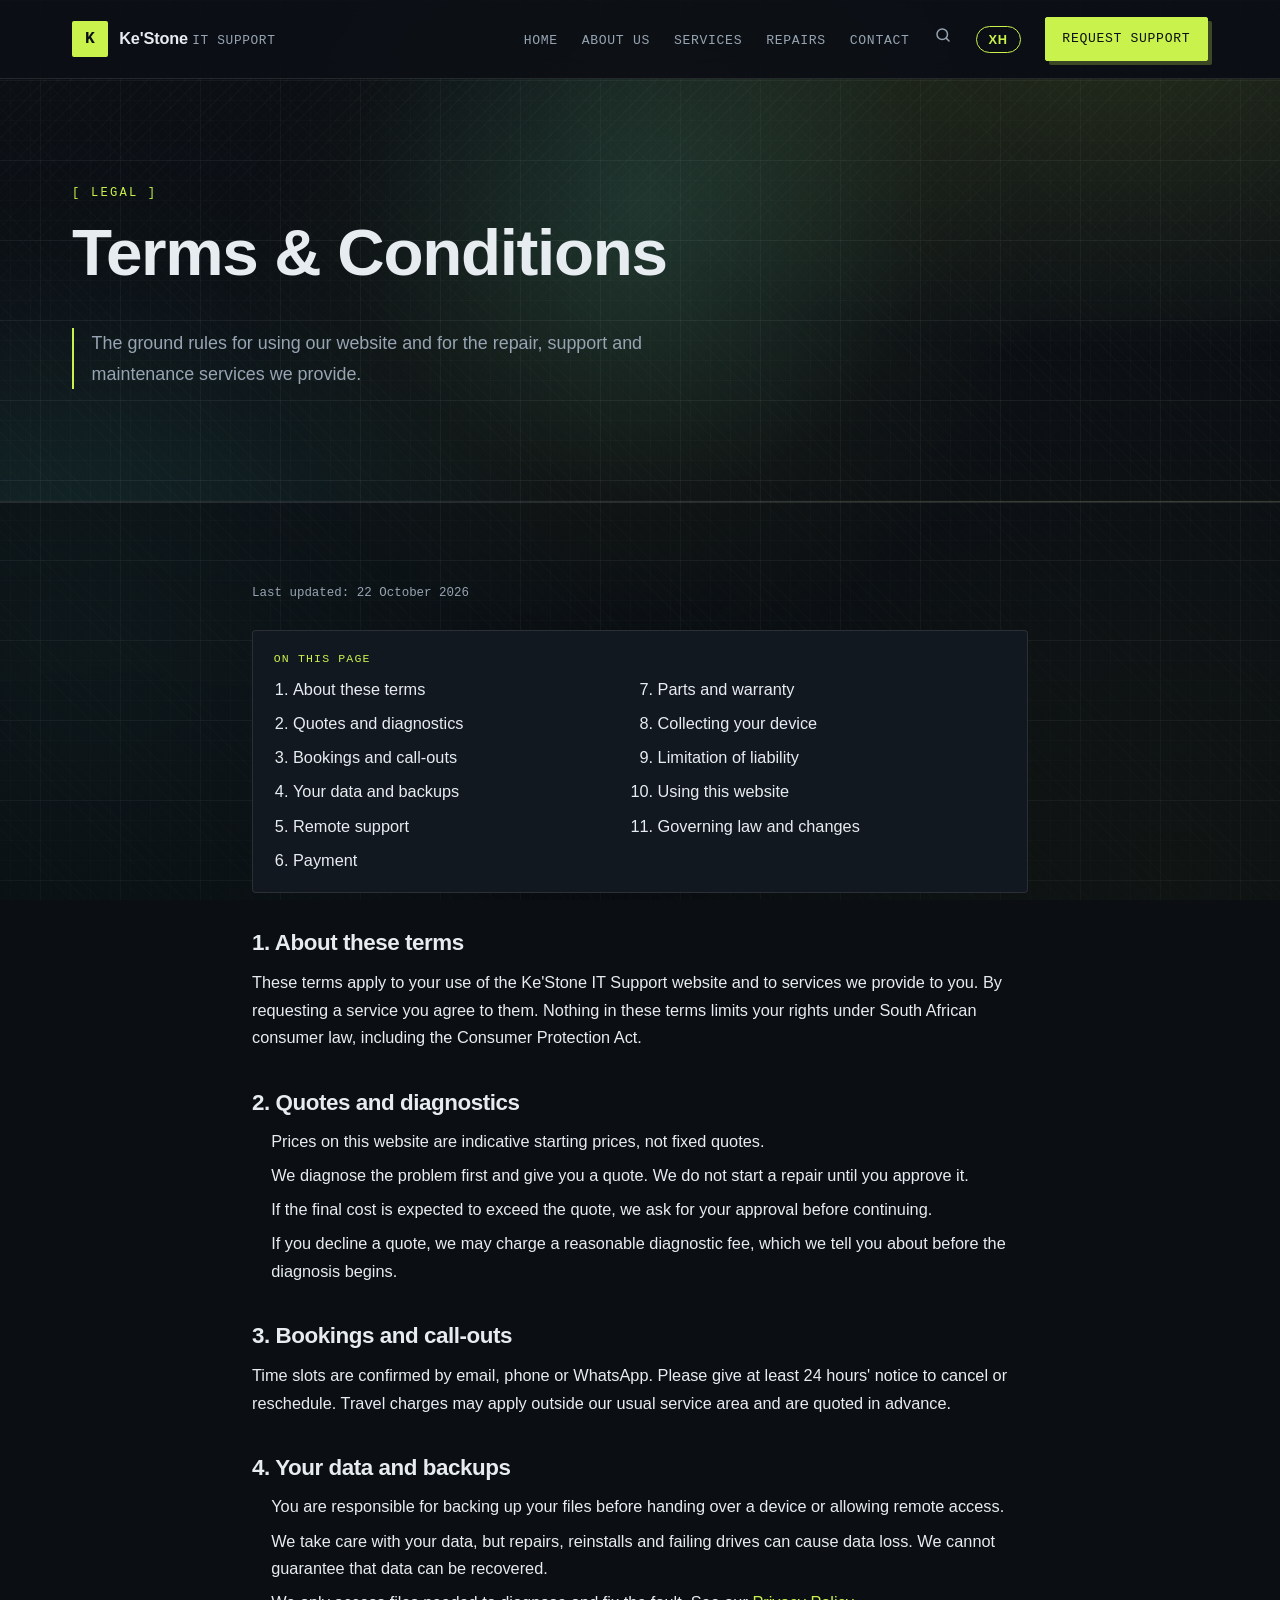
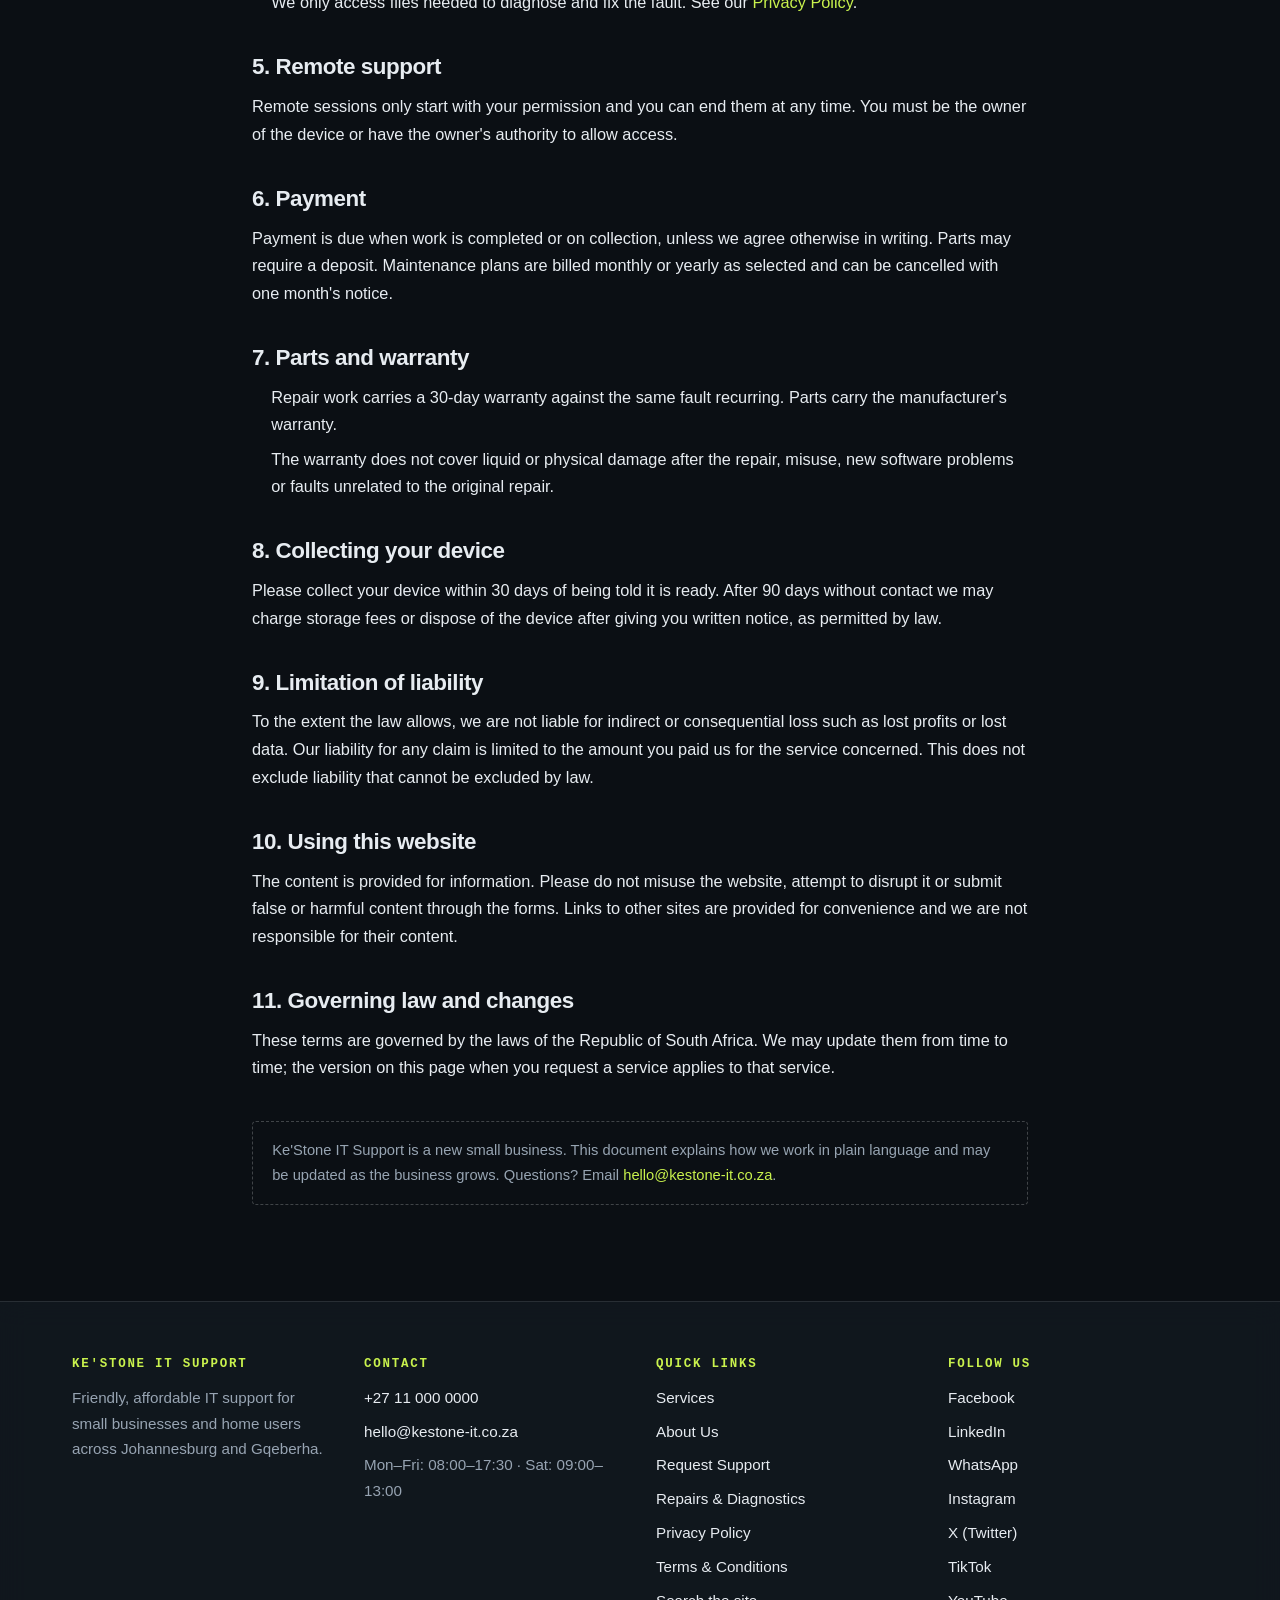
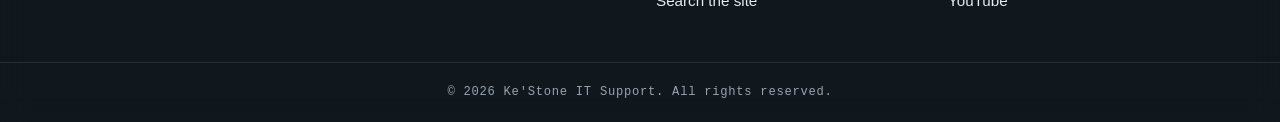
<file: pages/terms.html>
<!doctype html>
<html lang="en">
  <head>
    <meta charset="utf-8" />
    <meta name="viewport" content="width=device-width, initial-scale=1" />
    <title>Terms &amp; Conditions | Ke'Stone IT Support</title>
    <meta name="description" content="Terms and conditions for Ke'Stone IT Support services: quotes, diagnostics, bookings, payment, warranty, data backups and collection of devices." />
    <link rel="stylesheet" href="../assets/css/style.css" />
    <link rel="icon" href="../assets/images/favicon.svg" type="image/svg+xml" />
    <meta name="theme-color" content="#0c1015" />
    <link rel="canonical" href="https://khanyani.github.io/Ke-Stone-IT-Support/pages/terms.html" />
    <meta property="og:type" content="website" />
    <meta property="og:site_name" content="Ke'Stone IT Support" />
    <meta property="og:title" content="Terms &amp; Conditions | Ke'Stone IT Support" />
    <meta property="og:description" content="Terms and conditions for Ke'Stone IT Support services: quotes, diagnostics, bookings, payment, warranty, data backups and collection of devices." />
    <meta property="og:url" content="https://khanyani.github.io/Ke-Stone-IT-Support/pages/terms.html" />
    <meta name="twitter:card" content="summary" />
    
  </head>

  <body data-root="../" data-page="terms">
    <a class="skip-link" href="#main">Skip to main content</a>
    <!-- Accessibility link that skips the navigation -->


    <!-- ================= HEADER ================= -->

    <header class="site-header">
      <!-- Website header and navigation -->

      <div class="container header-inner">
        <!-- Organizes and centers header content -->


        <!-- Website logo -->

        <a
          class="logo"
          href="../index.html"
          aria-label="Ke'Stone IT Support home"
        >
          <!-- Logo links back to the homepage -->

          <span class="logo-mark" aria-hidden="true">K</span>
          <!-- Decorative K logo -->

          <span class="logo-text">
            Ke'Stone <em>IT Support</em>
          </span>
          <!-- Company name -->

        </a>


        <!-- Mobile navigation button -->

        <button
          class="nav-toggle"
          id="navToggle"
          type="button"
          aria-expanded="false"
          aria-controls="primaryNav"
          aria-label="Toggle navigation menu"
        >
          <!-- Opens and closes the mobile navigation -->

          <span class="nav-toggle-bar"></span>
          <span class="nav-toggle-bar"></span>
          <span class="nav-toggle-bar"></span>
          <!-- Three bars create the hamburger icon -->

        </button>


        <!-- Main navigation -->

        <nav class="primary-nav" id="primaryNav" aria-label="Primary">
          <!-- Main website navigation -->

          <ul>

            <li>
              <a href="../index.html" data-nav="home">Home</a>
            </li>
            <!-- Home page link -->

            <li>
              <a href="about.html" data-nav="about">About Us</a>
            </li>
            <!-- About page link -->

            <li>
              <a href="services.html" data-nav="services">Services</a>
            </li>
            <!-- Services page link -->

            <li>
              <a href="repairs.html" data-nav="repairs">Repairs</a>
            </li>
            <!-- Repairs &amp; diagnostics link -->


            <li>
              <a href="contact.html" data-nav="contact">Contact</a>
            </li>
            <!-- Contact page link -->

            <li>
              <a class="nav-search" href="search.html" data-nav="search" aria-label="Search the site"><svg viewBox="0 0 24 24" width="18" height="18" fill="none" stroke="currentColor" stroke-width="2" stroke-linecap="round" stroke-linejoin="round" aria-hidden="true"><circle cx="11" cy="11" r="7"/><path d="M20 20l-3.5-3.5"/></svg><span class="nav-search-text">Search</span></a>
            </li>
            <!-- Site search -->


            <li>
              <a
                class="btn btn-accent btn-sm"
                href="enquiry.html"
                data-nav="enquiry"
              >
                Request Support
              </a>
              <!-- Main navigation call-to-action -->

            </li>

          </ul>
        </nav>

      </div>
    </header>


    <!-- ================= MAIN CONTENT ================= -->

    <main id="main">

      <section class="hero">
        <div class="container">
          <p class="eyebrow">Legal</p>
          <h1>Terms &amp; Conditions</h1>
          <p class="lead">The ground rules for using our website and for the repair, support and maintenance services we provide.</p>
        </div>
      </section>
      <section class="section">
        <div class="container legal">
          <p class="legal-meta">Last updated: 22 October 2026</p>
          <nav class="toc" aria-label="On this page"><p>On this page</p><ol><li><a href="#s1">About these terms</a></li><li><a href="#s2">Quotes and diagnostics</a></li><li><a href="#s3">Bookings and call-outs</a></li><li><a href="#s4">Your data and backups</a></li><li><a href="#s5">Remote support</a></li><li><a href="#s6">Payment</a></li><li><a href="#s7">Parts and warranty</a></li><li><a href="#s8">Collecting your device</a></li><li><a href="#s9">Limitation of liability</a></li><li><a href="#s10">Using this website</a></li><li><a href="#s11">Governing law and changes</a></li></ol></nav>

          <h2 id="s1">1. About these terms</h2>
          <p>These terms apply to your use of the Ke'Stone IT Support website and to services we provide to you. By requesting a service you agree to them. Nothing in these terms limits your rights under South African consumer law, including the Consumer Protection Act.</p>
          <h2 id="s2">2. Quotes and diagnostics</h2>
          <ul>
            <li>Prices on this website are indicative starting prices, not fixed quotes.</li>
            <li>We diagnose the problem first and give you a quote. We do not start a repair until you approve it.</li>
            <li>If the final cost is expected to exceed the quote, we ask for your approval before continuing.</li>
            <li>If you decline a quote, we may charge a reasonable diagnostic fee, which we tell you about before the diagnosis begins.</li>
          </ul>
          <h2 id="s3">3. Bookings and call-outs</h2>
          <p>Time slots are confirmed by email, phone or WhatsApp. Please give at least 24 hours' notice to cancel or reschedule. Travel charges may apply outside our usual service area and are quoted in advance.</p>
          <h2 id="s4">4. Your data and backups</h2>
          <ul>
            <li>You are responsible for backing up your files before handing over a device or allowing remote access.</li>
            <li>We take care with your data, but repairs, reinstalls and failing drives can cause data loss. We cannot guarantee that data can be recovered.</li>
            <li>We only access files needed to diagnose and fix the fault. See our <a href="privacy.html">Privacy Policy</a>.</li>
          </ul>
          <h2 id="s5">5. Remote support</h2>
          <p>Remote sessions only start with your permission and you can end them at any time. You must be the owner of the device or have the owner's authority to allow access.</p>
          <h2 id="s6">6. Payment</h2>
          <p>Payment is due when work is completed or on collection, unless we agree otherwise in writing. Parts may require a deposit. Maintenance plans are billed monthly or yearly as selected and can be cancelled with one month's notice.</p>
          <h2 id="s7">7. Parts and warranty</h2>
          <ul>
            <li>Repair work carries a 30-day warranty against the same fault recurring. Parts carry the manufacturer's warranty.</li>
            <li>The warranty does not cover liquid or physical damage after the repair, misuse, new software problems or faults unrelated to the original repair.</li>
          </ul>
          <h2 id="s8">8. Collecting your device</h2>
          <p>Please collect your device within 30 days of being told it is ready. After 90 days without contact we may charge storage fees or dispose of the device after giving you written notice, as permitted by law.</p>
          <h2 id="s9">9. Limitation of liability</h2>
          <p>To the extent the law allows, we are not liable for indirect or consequential loss such as lost profits or lost data. Our liability for any claim is limited to the amount you paid us for the service concerned. This does not exclude liability that cannot be excluded by law.</p>
          <h2 id="s10">10. Using this website</h2>
          <p>The content is provided for information. Please do not misuse the website, attempt to disrupt it or submit false or harmful content through the forms. Links to other sites are provided for convenience and we are not responsible for their content.</p>
          <h2 id="s11">11. Governing law and changes</h2>
          <p>These terms are governed by the laws of the Republic of South Africa. We may update them from time to time; the version on this page when you request a service applies to that service.</p>
          <p class="legal-note" style="margin-top: 2.4rem">
            Ke'Stone IT Support is a new small business. This document explains how we work in plain
            language and may be updated as the business grows. Questions? Email
            <a href="mailto:hello@kestone-it.co.za">hello@kestone-it.co.za</a>.
          </p>
        </div>
      </section>

    </main>


    <!-- ================= FOOTER ================= -->

    <footer class="site-footer">
      <!-- Website footer -->

      <div class="container footer-grid">
        <!-- Organizes footer content into columns -->


        <!-- Company information -->

        <div>

          <h2 class="footer-heading">Ke'Stone IT Support</h2>

          <p class="footer-text">
            Friendly, affordable IT support for small businesses and home users across Johannesburg and Gqeberha.
          </p>

        </div>


        <!-- Contact information -->

        <div>

          <h2 class="footer-heading">Contact</h2>

          <ul class="footer-list">

            <li>
              <a href="tel:+27110000000">+27 11 000 0000</a>
            </li>
            <!-- Phone link -->

            <li>
              <a href="mailto:hello@kestone-it.co.za">
                hello@kestone-it.co.za
              </a>
            </li>
            <!-- Email link -->

            <li>
              Mon–Fri: 08:00–17:30 · Sat: 09:00–13:00
            </li>
            <!-- Business hours -->

          </ul>

        </div>


        <!-- Quick links -->

        <div>

          <h2 class="footer-heading">Quick links</h2>

          <ul class="footer-list">

            <li>
              <a href="services.html">Services</a>
            </li>

            <li>
              <a href="about.html">About Us</a>
            </li>

            <li>
              <a href="enquiry.html">Request Support</a>
            </li>

            <li>
              <a href="repairs.html">Repairs &amp; Diagnostics</a>
            </li>

            <li>
              <a href="privacy.html">Privacy Policy</a>
            </li>

            <li>
              <a href="terms.html">Terms &amp; Conditions</a>
            </li>

            <li>
              <a href="search.html">Search the site</a>
            </li>

          </ul>

        </div>


        <!-- Social media links -->

        <div>

          <h2 class="footer-heading">Follow us</h2>

          <ul class="footer-list">

            <li>
              <a href="https://www.facebook.com/" rel="noopener">
                Facebook
              </a>
            </li>
            <!-- Facebook link -->

            <li>
              <a href="https://www.linkedin.com/" rel="noopener">
                LinkedIn
              </a>
            </li>
            <!-- LinkedIn link -->

            <li>
              <a href="https://wa.me/27110000000" rel="noopener">
                WhatsApp
              </a>
            </li>

            <li>
              <a href="https://www.instagram.com/" rel="noopener">
                Instagram
              </a>
            </li>
            <!-- Instagram link -->

            <li>
              <a href="https://x.com/" rel="noopener">
                X (Twitter)
              </a>
            </li>
            <!-- X (Twitter) link -->

            <li>
              <a href="https://www.tiktok.com/" rel="noopener">
                TikTok
              </a>
            </li>
            <!-- TikTok link -->

            <li>
              <a href="https://www.youtube.com/" rel="noopener">
                YouTube
              </a>
            </li>
            <!-- YouTube link -->
            <!-- WhatsApp link -->

          </ul>

        </div>

      </div>


      <!-- Copyright -->

      <div class="footer-bottom">

        <p>
          &copy;
          <span data-year>2026</span>
          Ke'Stone IT Support. All rights reserved.
        </p>
        <!-- JavaScript can update the year automatically -->

      </div>

    </footer>


    <!-- ================= JAVASCRIPT ================= -->

    <script src="../assets/js/script.js" defer></script>
    <script src="../assets/js/features.js" defer></script>
    <script src="../assets/js/lang-xh.js" defer></script>
    <script src="../assets/js/i18n.js" defer></script>
    <!-- Loads JavaScript for interactive website features -->

  </body>
</html>
<!-- End of the HTML document -->
</file>
<file: assets/css/style.css>
/* =========================================================
   Ke'Stone IT Support — global stylesheet
   Direction: "Night Workshop" — deep ink canvas, electric lime
   accent, monospaced technical labels, sharp offset-edge cards.
   Fonts: Space Grotesk (display) + IBM Plex Mono (labels/UI)
   ========================================================= */

/* ---------- 1. Design tokens ---------- */
:root {
  --ink: #0c1015;
  --ink-2: #12181f;
  --ink-3: #1a222c;
  --lime: #c9f24d;
  --lime-dim: #a9d130;
  --cyan: #55e6d0;
  --paper: #f5f7f2;
  --text: #e7ecf1;
  --text-muted: #97a4b2;
  --text-on-paper: #171d24;
  --text-on-paper-muted: #59636f;
  --line: rgba(255, 255, 255, 0.1);
  --line-strong: rgba(255, 255, 255, 0.22);
  --radius: 4px;
  --radius-pill: 2px;
  --maxw: 1180px;
  --mono: "IBM Plex Mono", "SFMono-Regular", Consolas, monospace;
  --display: "Space Grotesk", "Segoe UI", Arial, sans-serif;
  /* aliases kept for compatibility with markup that references the
     original token names */
  --font-heading: var(--display);
  --font-mono: var(--mono);
  --grid-major: rgba(255, 255, 255, 0.055);
  --grid-minor: rgba(255, 255, 255, 0.018);
  --bg-x: 50%;
  --bg-y: 28%;
}

/* ---------- 2. Reset / base ---------- */
*,
*::before,
*::after {
  box-sizing: border-box;
}

html {
  scroll-behavior: smooth;
}

body {
  margin: 0;
  font-family: var(--display);
  font-size: 1.02rem;
  line-height: 1.7;
  color: var(--text);
  background-color: var(--ink);
  -webkit-font-smoothing: antialiased;
}

body::before,
body::after {
  content: "";
  position: fixed;
  inset: 0;
  pointer-events: none;
}

body::before {
  z-index: -2;
  background-color: var(--ink);
  background-image:
    linear-gradient(to right, var(--grid-major) 1px, transparent 1px),
    linear-gradient(to bottom, var(--grid-major) 1px, transparent 1px),
    linear-gradient(to right, var(--grid-minor) 1px, transparent 1px),
    linear-gradient(to bottom, var(--grid-minor) 1px, transparent 1px),
    repeating-linear-gradient(45deg, rgba(201, 242, 77, 0.018) 0 1px, transparent 1px 10px);
  background-size: 80px 80px, 80px 80px, 20px 20px, 20px 20px, auto;
  background-position: center top;
}

body::after {
  z-index: -1;
  background:
    radial-gradient(560px circle at var(--bg-x) var(--bg-y), rgba(201, 242, 77, 0.09), transparent 72%),
    radial-gradient(680px circle at 8% 72%, rgba(85, 230, 208, 0.055), transparent 74%),
    radial-gradient(720px circle at 92% 96%, rgba(201, 242, 77, 0.045), transparent 76%),
    linear-gradient(to bottom, transparent 35%, rgba(5, 7, 9, 0.35) 100%);
  transition: background-position 0.25s ease-out;
}

[data-include="header"],
main,
[data-include="footer"] {
  position: relative;
  z-index: 0;
}

h1,
h2,
h3,
h4 {
  font-family: var(--display);
  font-weight: 700;
  line-height: 1.08;
  letter-spacing: -0.02em;
  color: var(--text);
  margin: 0 0 0.6em;
}

h1 {
  font-size: clamp(2.3rem, 5.6vw, 4.1rem);
}
h2 {
  font-size: clamp(1.7rem, 3.2vw, 2.5rem);
}
h3 {
  font-size: 1.18rem;
  letter-spacing: -0.01em;
}

p {
  margin: 0 0 1rem;
}

ul {
  list-style: none;
  margin: 0;
  padding: 0;
}

img {
  max-width: 100%;
  height: auto;
}

a {
  color: var(--lime);
  text-decoration: none;
  text-underline-offset: 4px;
}
a:hover {
  text-decoration: underline;
}

/* Visible keyboard focus on all interactive elements */
a:focus-visible,
button:focus-visible,
input:focus-visible,
select:focus-visible,
textarea:focus-visible,
iframe:focus-visible {
  outline: 2px solid var(--lime);
  outline-offset: 3px;
  border-radius: 2px;
}

.container {
  width: 100%;
  max-width: var(--maxw);
  margin: 0 auto;
  padding: 0 22px;
}

/* compatibility: narrower container variant referenced as
   class="container narrow" in earlier markup */
.container.narrow {
  max-width: 700px;
}

.skip-link {
  position: absolute;
  left: -9999px;
  top: 0;
  background: var(--lime);
  color: var(--ink);
  font-family: var(--mono);
  font-size: 0.85rem;
  padding: 10px 16px;
  z-index: 100;
}
.skip-link:focus {
  left: 8px;
  top: 8px;
}

/* ---------- 3. Buttons ---------- */
.btn {
  position: relative;
  display: inline-block;
  font-family: var(--mono);
  font-weight: 500;
  font-size: 0.86rem;
  letter-spacing: 0.06em;
  text-transform: uppercase;
  padding: 0.9rem 1.5rem;
  border: 1px solid var(--lime);
  border-radius: var(--radius-pill);
  cursor: pointer;
  transition:
    background 0.16s ease,
    color 0.16s ease,
    box-shadow 0.16s ease,
    transform 0.16s ease;
  text-decoration: none;
}
.btn:hover {
  text-decoration: none;
  transform: translate(-2px, -2px);
}
.btn-accent {
  background: var(--lime);
  color: var(--ink);
  box-shadow: 4px 4px 0 rgba(201, 242, 77, 0.25);
}
.btn-accent:hover {
  background: #d7ff5f;
  color: var(--ink);
  box-shadow: 7px 7px 0 rgba(201, 242, 77, 0.28);
}
.btn-outline {
  background: transparent;
  border-color: var(--line-strong);
  color: var(--text);
}
.btn-outline:hover {
  border-color: var(--lime);
  color: var(--lime);
  box-shadow: 5px 5px 0 rgba(255, 255, 255, 0.08);
}
.btn-navy {
  background: var(--ink);
  border-color: var(--ink);
  color: var(--lime);
}
.btn-navy:hover {
  background: var(--ink-3);
  border-color: var(--lime);
  color: var(--lime);
}
.btn-sm {
  padding: 0.6rem 1.05rem;
  font-size: 0.78rem;
}

/* ---------- 4. Header & navigation ---------- */
.site-header {
  background: rgba(12, 16, 21, 0.86);
  backdrop-filter: blur(10px);
  border-bottom: 1px solid var(--line);
  position: sticky;
  top: 0;
  z-index: 40;
  transition: min-height 0.25s ease, background 0.25s ease, box-shadow 0.25s ease;
}
.site-header.is-stuck {
  background: rgba(8, 11, 15, 0.95);
  box-shadow: 0 10px 30px rgba(0, 0, 0, 0.45);
}
.site-header.is-stuck .header-inner {
  min-height: 60px;
}
.header-inner {
  display: flex;
  align-items: center;
  justify-content: space-between;
  gap: 1rem;
  min-height: 78px;
}
.logo {
  display: flex;
  align-items: center;
  gap: 0.7rem;
  color: var(--text);
}
.logo:hover {
  text-decoration: none;
}
.logo-mark {
  display: grid;
  place-items: center;
  width: 36px;
  height: 36px;
  border-radius: 2px;
  background: var(--lime);
  color: var(--ink);
  font-family: var(--mono);
  font-weight: 700;
}
.logo-text {
  font-family: var(--display);
  font-weight: 700;
  font-size: 1.02rem;
  letter-spacing: -0.01em;
}
.logo-text em {
  font-style: normal;
  font-family: var(--mono);
  font-weight: 400;
  font-size: 0.8rem;
  letter-spacing: 0.05em;
  text-transform: uppercase;
  color: var(--text-muted);
}

.primary-nav ul {
  display: flex;
  align-items: center;
  gap: 1.5rem;
  list-style: none;
  margin: 0;
  padding: 0;
}
.primary-nav a {
  position: relative;
  color: var(--text-muted);
  font-family: var(--mono);
  font-size: 0.82rem;
  letter-spacing: 0.05em;
  text-transform: uppercase;
}
.primary-nav a:hover {
  color: var(--text);
  text-decoration: none;
}
.primary-nav a[aria-current="page"]:not(.btn) {
  color: var(--lime);
}
.primary-nav a[aria-current="page"]:not(.btn)::before {
  content: "/ ";
  color: var(--lime);
}
.primary-nav a.btn {
  color: var(--ink);
}
/* animated underline + active marker */
.primary-nav a:not(.btn)::after {
  content: "";
  position: absolute;
  left: 0;
  bottom: -6px;
  height: 2px;
  width: 100%;
  background: var(--lime);
  transform: scaleX(0);
  transform-origin: left;
  transition: transform 0.28s cubic-bezier(0.2, 0.8, 0.2, 1);
}
.primary-nav a:not(.btn):hover::after,
.primary-nav a:not(.btn)[aria-current="page"]::after {
  transform: scaleX(1);
}

.nav-toggle {
  display: none;
  flex-direction: column;
  justify-content: space-between;
  background: transparent;
  border: 1px solid var(--line-strong);
  border-radius: 2px;
  padding: 9px 10px;
  cursor: pointer;
}
.nav-toggle-bar {
  display: block;
  width: 22px;
  height: 2px;
  background: var(--lime);
  margin: 4px 0;
}

@media (max-width: 860px) {
  .primary-nav {
    transition: max-height 0.3s ease, opacity 0.25s ease;
  }
}

@media (max-width: 760px) {
  .nav-toggle {
    display: flex;
  }
  .primary-nav {
    display: none;
    width: 100%;
  }
  .primary-nav.is-open {
    display: block;
  }
  .header-inner {
    flex-wrap: wrap;
    padding-bottom: 0.75rem;
  }
  .primary-nav ul {
    flex-direction: column;
    align-items: flex-start;
    gap: 1rem;
    padding-bottom: 0.5rem;
  }
}

/* ---------- 5. Sections ---------- */
.section {
  padding: 5rem 0;
  border-top: 1px solid var(--line);
  background: rgba(12, 16, 21, 0.2);
}
.section-grey {
  background: linear-gradient(180deg, rgba(18, 24, 31, 0.88), rgba(15, 21, 27, 0.92));
  box-shadow: inset 0 1px rgba(255, 255, 255, 0.025), inset 0 -1px rgba(255, 255, 255, 0.025);
}
.section-navy {
  background: var(--lime);
  color: var(--ink);
}
.section-navy h1,
.section-navy h2,
.section-navy h3 {
  color: var(--ink);
}
.section-navy a:not(.btn) {
  color: var(--ink);
}
.section-head {
  max-width: 720px;
  margin-bottom: 2.75rem;
}
.section-head p {
  color: var(--text-muted);
}
.section-navy .section-head p {
  color: rgba(12, 16, 21, 0.72);
}
.eyebrow {
  font-family: var(--mono);
  font-size: 0.76rem;
  font-weight: 500;
  letter-spacing: 0.18em;
  text-transform: uppercase;
  color: var(--lime);
  margin-bottom: 0.9rem;
}
.eyebrow::before {
  content: "[ ";
}
.eyebrow::after {
  content: " ]";
}
.section-navy .eyebrow {
  color: rgba(12, 16, 21, 0.75);
}

/* ---------- 6. Hero ---------- */
.hero {
  position: relative;
  overflow: hidden;
  padding: 6.5rem 0 6rem;
  color: var(--text);
  background:
    radial-gradient(900px 460px at 88% -10%, rgba(201, 242, 77, 0.12), transparent 70%),
    radial-gradient(720px 400px at 4% 110%, rgba(85, 230, 208, 0.075), transparent 70%),
    linear-gradient(180deg, rgba(12, 16, 21, 0.38), rgba(12, 16, 21, 0.1));
  border-bottom: 1px solid var(--line);
}
.hero::after {
  /* diagonal scanline texture */
  content: "";
  position: absolute;
  inset: 0;
  pointer-events: none;
  background-image: repeating-linear-gradient(
    -45deg,
    rgba(255, 255, 255, 0.025) 0 1px,
    transparent 1px 9px
  );
  mask-image: linear-gradient(to bottom, black, transparent 92%);
}
.hero > .container {
  position: relative;
  z-index: 1;
}
.hero h1,
.hero h2 {
  color: var(--text);
  max-width: 18ch;
}
.hero p.lead,
.lead {
  font-size: 1.12rem;
  color: var(--text-muted);
  max-width: 58ch;
  border-left: 2px solid var(--lime);
  padding-left: 1.1rem;
}
.lead.narrow {
  margin-left: auto;
  margin-right: auto;
}
.hero-actions {
  display: flex;
  flex-wrap: wrap;
  gap: 0.9rem;
  margin-top: 2rem;
}
.hero-actions .btn {
  margin-right: 0;
}

/* Hero pointer glow */
.hero.has-glow::before {
  content: "";
  position: absolute;
  inset: 0;
  pointer-events: none;
  background: radial-gradient(
    420px circle at var(--mx, 50%) var(--my, 30%),
    rgba(85, 230, 208, 0.12),
    transparent 70%
  );
  transition: opacity 0.4s ease;
}

/* ---------- 7. Cards & grids ---------- */
.grid {
  display: grid;
  gap: 1.25rem;
}
.grid-2 {
  grid-template-columns: repeat(auto-fit, minmax(300px, 1fr));
}
.grid-3 {
  grid-template-columns: repeat(auto-fit, minmax(268px, 1fr));
}
.grid-4 {
  grid-template-columns: repeat(auto-fit, minmax(232px, 1fr));
}

.card {
  position: relative;
  overflow: hidden;
  background: var(--ink-2);
  border: 1px solid var(--line);
  border-radius: var(--radius);
  padding: 1.7rem 1.5rem;
  transition:
    border-color 0.18s ease,
    transform 0.18s ease,
    background 0.18s ease,
    box-shadow 0.25s ease;
}
.card.narrow {
  max-width: 500px;
}
.card::before {
  /* corner tick marks give each card a schematic feel */
  content: "";
  position: absolute;
  top: -1px;
  left: -1px;
  width: 14px;
  height: 14px;
  border-top: 2px solid var(--lime);
  border-left: 2px solid var(--lime);
}
.card::after {
  content: "";
  position: absolute;
  inset: 0;
  pointer-events: none;
  opacity: 0;
  transition: opacity 0.3s ease;
  background: radial-gradient(
    220px circle at var(--mx, 50%) var(--my, 50%),
    rgba(201, 242, 77, 0.16),
    transparent 65%
  );
}
.card:hover {
  border-color: var(--line-strong);
  background: var(--ink-3);
  transform: translateY(-4px);
  box-shadow: 0 18px 40px rgba(0, 0, 0, 0.4);
}
.card:hover::after {
  opacity: 1;
}
.card h3 {
  margin-bottom: 0.45rem;
}
.card p {
  color: var(--text-muted);
  margin-bottom: 0;
  font-size: 0.97rem;
}
.section-navy .card,
.section-navy .form-card {
  background: var(--ink);
  border-color: rgba(12, 16, 21, 0.3);
}
.card-icon {
  display: grid;
  place-items: center;
  width: 42px;
  height: 42px;
  border-radius: 2px;
  border: 1px solid rgba(201, 242, 77, 0.4);
  background: rgba(201, 242, 77, 0.08);
  color: var(--lime);
  margin-bottom: 1rem;
}
.price {
  display: inline-block;
  margin-top: 1.1rem;
  font-family: var(--mono);
  font-weight: 500;
  font-size: 1.15rem;
  color: var(--lime);
}
.price span {
  display: block;
  font-family: var(--mono);
  font-size: 0.74rem;
  font-weight: 400;
  letter-spacing: 0.08em;
  text-transform: uppercase;
  color: var(--text-muted);
}

/* Trust strip */
.stat {
  position: relative;
  overflow: hidden;
  border-left: 1px solid var(--line);
  padding-left: 1.2rem;
  transition: transform 0.25s ease, border-color 0.25s ease, box-shadow 0.25s ease;
}
.stat strong {
  display: block;
  font-family: var(--mono);
  font-size: 2.6rem;
  line-height: 1.1;
  color: var(--lime);
}
.stat p {
  color: var(--text-muted);
  font-family: var(--mono);
  font-size: 0.8rem;
  letter-spacing: 0.06em;
  text-transform: uppercase;
  margin: 0.35rem 0 0;
}
.stat::after {
  content: "";
  position: absolute;
  inset: 0;
  pointer-events: none;
  opacity: 0;
  transition: opacity 0.3s ease;
  background: radial-gradient(
    220px circle at var(--mx, 50%) var(--my, 50%),
    rgba(201, 242, 77, 0.16),
    transparent 65%
  );
}
.stat:hover {
  transform: translateY(-4px);
  border-color: var(--line-strong);
  box-shadow: 0 18px 40px rgba(0, 0, 0, 0.4);
}
.stat:hover::after {
  opacity: 1;
}

/* CTA band */
.cta-band {
  text-align: center;
}
.cta-band p {
  max-width: 58ch;
  margin: 0 auto 1.8rem;
  color: rgba(12, 16, 21, 0.75);
}
.cta-band .btn {
  margin-top: 15px;
}
.section-navy .btn-accent {
  background: var(--ink);
  color: var(--lime);
  border-color: var(--ink);
  box-shadow: 5px 5px 0 rgba(12, 16, 21, 0.25);
}

/* ---------- 8. Forms ---------- */
.form-card {
  background: var(--ink-2);
  border: 1px solid var(--line);
  border-radius: var(--radius);
  padding: 2.1rem;
}
.form-grid {
  display: grid;
  gap: 1.2rem;
  grid-template-columns: repeat(auto-fit, minmax(240px, 1fr));
}
.field {
  display: flex;
  flex-direction: column;
}
.field-full {
  grid-column: 1 / -1;
}
.field label {
  font-family: var(--mono);
  font-size: 0.76rem;
  font-weight: 500;
  letter-spacing: 0.1em;
  text-transform: uppercase;
  color: var(--text-muted);
  margin-bottom: 0.45rem;
}
.field input,
.field select,
.field textarea {
  font-family: var(--display);
  font-size: 1rem;
  color: var(--text);
  padding: 0.8rem 0.95rem;
  border: 1px solid var(--line-strong);
  border-radius: 2px;
  background: var(--ink);
}
.field textarea {
  min-height: 150px;
  resize: vertical;
}
.field input:focus,
.field select:focus,
.field textarea:focus {
  outline: none;
  border-color: var(--lime);
}
.field .error-msg,
.error-msg {
  display: block;
  color: #ff8f7a;
  font-family: var(--mono);
  font-size: 0.78rem;
  min-height: 1.1rem;
  margin-top: 0.35rem;
}
.field.has-error input,
.field.has-error select,
.field.has-error textarea {
  border-color: #ff8f7a;
  background: rgba(255, 143, 122, 0.07);
}
.field.is-valid input,
.field.is-valid select,
.field.is-valid textarea {
  border-color: var(--cyan);
}
.form-note {
  font-family: var(--mono);
  font-size: 0.78rem;
  color: var(--text-muted);
}

/* Form progress + counters */
.form-progress {
  height: 4px;
  background: var(--ink-3);
  border-radius: 2px;
  overflow: hidden;
  margin-bottom: 1.2rem;
}
.form-progress span {
  display: block;
  height: 100%;
  width: 0%;
  background: linear-gradient(90deg, var(--lime), var(--cyan));
  transition: width 0.3s ease;
}
.form-progress-label {
  font-family: var(--mono);
  font-size: 0.72rem;
  color: var(--text-muted);
  margin: 0 0 0.4rem;
}
.char-count {
  display: block;
  font-family: var(--mono);
  font-size: 0.7rem;
  color: var(--text-muted);
  margin-top: 0.3rem;
}

/* ---------- 9. Maps ---------- */
.map-frame {
  width: 100%;
  height: 280px;
  border: 1px solid var(--line-strong);
  border-radius: var(--radius);
  margin-top: 1rem;
  filter: grayscale(0.35) contrast(1.05);
}

/* ---------- 10. Footer ---------- */
.site-footer {
  background: rgba(18, 24, 31, 0.88);
  backdrop-filter: blur(14px);
  border-top: 1px solid var(--line);
  color: var(--text-muted);
  padding-top: 3.5rem;
}
.footer-grid {
  display: grid;
  gap: 2rem;
  grid-template-columns: repeat(auto-fit, minmax(210px, 1fr));
  padding-bottom: 2.5rem;
}
.footer-heading {
  font-family: var(--mono);
  font-size: 0.78rem;
  letter-spacing: 0.14em;
  text-transform: uppercase;
  color: var(--lime);
  margin-bottom: 0.85rem;
}
.footer-text {
  color: var(--text-muted);
  font-size: 0.95rem;
}
.footer-list {
  list-style: none;
  margin: 0;
  padding: 0;
  font-size: 0.95rem;
}
.footer-list li {
  margin-bottom: 0.5rem;
}
.footer-list a {
  color: var(--text);
}
.footer-list a:hover {
  color: var(--lime);
}
.footer-social {
  display: flex;
  flex-wrap: wrap;
  gap: 8px 15px;
}
.footer-bottom {
  border-top: 1px solid var(--line);
  text-align: center;
  font-family: var(--mono);
  font-size: 0.76rem;
  letter-spacing: 0.06em;
  color: var(--text-muted);
  padding: 1.2rem 22px;
}
.footer-bottom p {
  margin: 0;
}

/* ---------- 11. Utilities ---------- */
.text-center {
  text-align: center;
}
.mt-0 {
  margin-top: 0;
}
.narrow {
  max-width: 760px;
  margin: 0 auto;
}

/* =========================================================
   12. Interaction layer
   ========================================================= */

/* Scroll progress rail (top of viewport) */
.scroll-rail {
  position: fixed;
  inset: 0 0 auto 0;
  height: 3px;
  z-index: 60;
  background: transparent;
  pointer-events: none;
}
.scroll-rail span {
  display: block;
  height: 100%;
  width: 0%;
  background: linear-gradient(90deg, var(--lime), var(--cyan));
  box-shadow: 0 0 12px rgba(201, 242, 77, 0.55);
  transition: width 0.08s linear;
}

/* Scroll reveal */
[data-reveal] {
  opacity: 0;
  transform: translateY(18px);
  transition: opacity 0.6s ease, transform 0.6s cubic-bezier(0.2, 0.8, 0.2, 1);
  transition-delay: var(--reveal-delay, 0ms);
}
[data-reveal].is-visible {
  opacity: 1;
  transform: none;
}

/* Filter / search bar (services page) */
.filter-bar {
  display: flex;
  flex-wrap: wrap;
  align-items: center;
  gap: 0.6rem;
  margin-bottom: 1.6rem;
}
.filter-bar input[type="search"] {
  flex: 1 1 220px;
  min-width: 200px;
  padding: 0.7rem 0.9rem;
  background: var(--ink-2);
  border: 1px solid var(--line);
  color: var(--text);
  font-family: var(--mono);
  font-size: 0.82rem;
  border-radius: 2px;
}
.filter-bar input[type="search"]:focus {
  outline: none;
  border-color: var(--lime);
}
.chip {
  font-family: var(--mono);
  font-size: 0.72rem;
  letter-spacing: 0.08em;
  text-transform: uppercase;
  padding: 0.5rem 0.85rem;
  border: 1px solid var(--line);
  background: transparent;
  color: var(--text-muted);
  cursor: pointer;
  border-radius: 2px;
  transition: all 0.2s ease;
}
.chip:hover {
  color: var(--text);
  border-color: var(--line-strong);
}
.chip.is-active {
  background: var(--lime);
  border-color: var(--lime);
  color: var(--ink);
}
.filter-count {
  font-family: var(--mono);
  font-size: 0.72rem;
  color: var(--text-muted);
}
.is-filtered-out {
  display: none !important;
}

/* Toasts */
.toast-stack {
  position: fixed;
  right: 18px;
  bottom: 18px;
  z-index: 80;
  display: grid;
  gap: 0.5rem;
  max-width: min(340px, calc(100vw - 36px));
}
.toast {
  background: var(--ink-2);
  border: 1px solid var(--line-strong);
  border-left: 3px solid var(--lime);
  color: var(--text);
  padding: 0.75rem 0.9rem;
  font-size: 0.88rem;
  box-shadow: 0 16px 40px rgba(0, 0, 0, 0.5);
  transform: translateY(12px);
  opacity: 0;
  transition: opacity 0.25s ease, transform 0.25s ease;
}
.toast.is-in {
  opacity: 1;
  transform: none;
}
.toast.is-error {
  border-left-color: #ff6b6b;
}

/* Back to top */
.to-top {
  position: fixed;
  right: 18px;
  bottom: 18px;
  z-index: 70;
  width: 44px;
  height: 44px;
  display: grid;
  place-items: center;
  background: var(--lime);
  color: var(--ink);
  border: none;
  cursor: pointer;
  opacity: 0;
  pointer-events: none;
  transform: translateY(10px);
  transition: opacity 0.25s ease, transform 0.25s ease;
}
.to-top.is-in {
  opacity: 1;
  pointer-events: auto;
  transform: none;
}
.toast-stack:not(:empty) ~ .to-top,
.to-top.shift-up {
  bottom: 76px;
}

/* =========================================================
   13. Support plans (pricing)
   ========================================================= */
.pricing-head {
  text-align: center;
  max-width: 640px;
  margin: 0 auto 2rem;
}
.pricing-head .eyebrow {
  justify-content: center;
}
.pricing-head h2 em {
  font-style: normal;
  color: var(--lime);
}

.pricing-switch {
  display: flex;
  justify-content: center;
  margin-bottom: 2.25rem;
}
.pricing-switch-track {
  display: inline-flex;
  gap: 0.25rem;
  padding: 0.3rem;
  border: 1px solid var(--line);
  border-radius: var(--radius-pill);
  background: var(--ink-2);
}
.pricing-switch-track button {
  display: inline-flex;
  align-items: center;
  gap: 0.5rem;
  border: 0;
  cursor: pointer;
  padding: 0.6rem 1.15rem;
  border-radius: var(--radius-pill);
  background: transparent;
  color: var(--text-muted);
  font-family: var(--mono);
  font-size: 0.76rem;
  letter-spacing: 0.1em;
  text-transform: uppercase;
  transition: background 0.18s ease, color 0.18s ease;
}
.pricing-switch-track button:hover {
  color: var(--text);
}
.pricing-switch-track button.is-active {
  background: var(--lime);
  color: #0c1015;
}
.save-badge {
  font-size: 0.66rem;
  padding: 0.15rem 0.4rem;
  border-radius: 2px;
  background: rgba(85, 230, 208, 0.16);
  color: var(--cyan);
}
.pricing-switch-track button.is-active .save-badge {
  background: rgba(12, 16, 21, 0.16);
  color: #0c1015;
}

.pricing-grid {
  align-items: start;
}
.card.plan {
  display: flex;
  flex-direction: column;
  gap: 1.15rem;
  padding: 1.9rem 1.6rem;
}
.card.plan.is-popular {
  border-color: rgba(201, 242, 77, 0.5);
  background: var(--ink-3);
  box-shadow: 0 0 0 1px rgba(201, 242, 77, 0.12), 0 24px 60px -30px rgba(201, 242, 77, 0.35);
}
.plan-head {
  border-bottom: 1px solid var(--line);
  padding-bottom: 1.1rem;
}
.plan-badge {
  display: inline-block;
  margin-bottom: 0.6rem;
  font-family: var(--mono);
  font-size: 0.66rem;
  letter-spacing: 0.12em;
  text-transform: uppercase;
  padding: 0.2rem 0.5rem;
  border-radius: 2px;
  background: var(--lime);
  color: #0c1015;
}
.plan-price {
  display: flex;
  align-items: baseline;
  gap: 0.2rem;
  margin-top: 1.1rem;
  font-family: var(--mono);
  color: var(--text);
}
.plan-currency {
  font-size: 1.05rem;
  color: var(--text-muted);
}
.plan-amount {
  font-family: var(--display);
  font-size: 2.5rem;
  font-weight: 700;
  line-height: 1;
  color: var(--lime);
  transition: opacity 0.18s ease;
}
.plan-amount.is-swapping {
  opacity: 0.25;
}
.plan-period {
  font-size: 0.76rem;
  letter-spacing: 0.08em;
  text-transform: uppercase;
  color: var(--text-muted);
}
.btn-block {
  display: inline-flex;
  justify-content: center;
  width: 100%;
}
.plan-features,
.plan-includes ul {
  list-style: none;
  display: grid;
  gap: 0.55rem;
  margin: 0;
  padding: 0;
}
.plan-features li,
.plan-includes li {
  position: relative;
  padding-left: 1.4rem;
  font-size: 0.94rem;
  color: var(--text-muted);
}
.plan-features li::before,
.plan-includes li::before {
  content: "";
  position: absolute;
  left: 0;
  top: 0.45em;
  width: 8px;
  height: 8px;
  border-left: 2px solid var(--lime);
  border-bottom: 2px solid var(--lime);
  transform: rotate(-45deg);
}
.plan-includes {
  border-top: 1px solid var(--line);
  padding-top: 1.1rem;
}
.plan-includes-title {
  font-family: var(--mono);
  font-size: 0.72rem;
  letter-spacing: 0.1em;
  text-transform: uppercase;
  color: var(--text);
  margin-bottom: 0.75rem;
}
.plan-includes ul {
  gap: 0.45rem;
}
.plan-includes li::before {
  border-color: var(--cyan);
}

/* =========================================================
   14. Responsive styles
   Breakpoints: tablet/mobile combined at 760px (grid/clamp
   sizing removes the need for a separate tablet step), plus a
   small-phone refinement at 420px carried over from the
   earlier draft.
   ========================================================= */
@media (max-width: 760px) {
  :root {
    --grid-major: rgba(255, 255, 255, 0.045);
    --grid-minor: rgba(255, 255, 255, 0.012);
  }

  body::before {
    background-size: 48px 48px, 48px 48px, 12px 12px, 12px 12px, auto;
  }

  body::after {
    background:
      radial-gradient(340px circle at 88% 12%, rgba(201, 242, 77, 0.075), transparent 72%),
      radial-gradient(400px circle at 0% 66%, rgba(85, 230, 208, 0.04), transparent 74%),
      linear-gradient(to bottom, transparent 30%, rgba(5, 7, 9, 0.3) 100%);
  }

  .hero {
    padding: 4.5rem 0 4rem;
  }

  .section {
    padding: 3.75rem 0;
  }

  .hero-actions {
    flex-direction: column;
  }
  .hero-actions .btn {
    text-align: center;
  }

  .stat {
    border-left: none;
    border-top: 1px solid var(--line);
    padding-left: 0;
    padding-top: 15px;
  }

  .map-frame {
    height: 220px;
  }

  .pricing-switch-track {
    width: 100%;
  }
  .pricing-switch-track button {
    flex: 1;
    justify-content: center;
    padding: 0.6rem 0.6rem;
  }
  .plan-amount {
    font-size: 2.1rem;
  }
}

/* ---------- Small phone (420px and below) ---------- */
@media (max-width: 420px) {
  .container {
    padding-left: 15px;
    padding-right: 15px;
  }

  h1 {
    font-size: 1.6em;
  }

  .btn {
    width: 100%;
    text-align: center;
  }

  .card,
  .form-card {
    padding: 18px;
  }

  .logo-text em {
    display: none;
  }
}

@media (prefers-reduced-motion: reduce) {
  html {
    scroll-behavior: auto;
  }

  body::after {
    transition: none;
  }
  [data-reveal] {
    opacity: 1;
    transform: none;
    transition: none;
  }
  .card:hover,
  .stat:hover {
    transform: none;
  }
}

/* End of stylesheet */

/* =========================================================
   Part 3 additions (appended; nothing above was changed)
   accordion, gallery + lightbox, map, sort, tips, open status,
   estimate panel, radio/checkbox fields, form result panel
   ========================================================= */

/* ---------- Open / closed status ---------- */
.open-status {
  display: inline-flex;
  align-items: center;
  gap: 0.5rem;
  margin: 1.2rem 0 0;
  font-family: var(--mono);
  font-size: 0.78rem;
  letter-spacing: 0.04em;
  color: var(--text-muted);
}
.open-status:empty { display: none; }
.status-dot {
  width: 9px;
  height: 9px;
  border-radius: 50%;
  background: #ff8f7a;
  flex: none;
}
.open-status.is-open { color: var(--lime); }
.open-status.is-open .status-dot {
  background: var(--lime);
  box-shadow: 0 0 0 0 rgba(201, 242, 77, 0.6);
  animation: ks-pulse 2s infinite;
}
@keyframes ks-pulse {
  70% { box-shadow: 0 0 0 8px rgba(201, 242, 77, 0); }
  100% { box-shadow: 0 0 0 0 rgba(201, 242, 77, 0); }
}

/* ---------- Accordion ---------- */
.accordion { display: grid; gap: 0.6rem; }
.acc-item {
  background: var(--ink-2);
  border: 1px solid var(--line);
  border-radius: var(--radius);
  transition: border-color 0.2s ease;
}
.acc-item.is-open { border-color: var(--lime); }
.acc-heading { margin: 0; font-size: 1rem; }
.acc-trigger {
  display: flex;
  width: 100%;
  align-items: center;
  justify-content: space-between;
  gap: 1rem;
  padding: 1rem 1.2rem;
  background: none;
  border: 0;
  color: var(--text);
  font: inherit;
  font-weight: 600;
  text-align: left;
  cursor: pointer;
}
.acc-trigger:focus-visible { outline: 2px solid var(--lime); outline-offset: -2px; }
.acc-icon {
  position: relative;
  width: 14px;
  height: 14px;
  flex: none;
}
.acc-icon::before,
.acc-icon::after {
  content: "";
  position: absolute;
  background: var(--lime);
  top: 50%;
  left: 0;
  width: 100%;
  height: 2px;
  transition: transform 0.25s ease;
}
.acc-icon::after { transform: rotate(90deg); }
.acc-item.is-open .acc-icon::after { transform: rotate(0deg); }
.acc-inner p { margin: 0; padding: 0 1.2rem 1.1rem; color: var(--text-muted); }
.js .acc-panel {
  display: grid;
  grid-template-rows: 0fr;
  transition: grid-template-rows 0.3s ease;
}
.js .acc-item.is-open .acc-panel { grid-template-rows: 1fr; }
.js .acc-inner { overflow: hidden; }

/* ---------- Gallery + lightbox ---------- */
.gallery {
  display: grid;
  grid-template-columns: repeat(3, 1fr);
  gap: 1rem;
}
.gallery-item {
  position: relative;
  display: block;
  overflow: hidden;
  border: 1px solid var(--line);
  border-radius: var(--radius);
  background: var(--ink-2);
  text-decoration: none;
}
.gallery-item img {
  display: block;
  width: 100%;
  height: auto;
  aspect-ratio: 4 / 3;
  object-fit: cover;
  transition: transform 0.35s ease;
}
.gallery-item:hover img,
.gallery-item:focus-visible img { transform: scale(1.05); }
.gallery-item:focus-visible { outline: 2px solid var(--lime); outline-offset: 2px; }
.gallery-cap {
  position: absolute;
  left: 0;
  right: 0;
  bottom: 0;
  padding: 0.6rem 0.8rem;
  font-family: var(--mono);
  font-size: 0.72rem;
  color: var(--text);
  background: linear-gradient(transparent, rgba(12, 16, 21, 0.92));
}
.lightbox {
  position: fixed;
  inset: 0;
  z-index: 100;
  display: flex;
  align-items: center;
  justify-content: center;
  gap: 0.5rem;
  padding: 1rem;
  background: rgba(6, 9, 12, 0.92);
  opacity: 0;
  transition: opacity 0.25s ease;
}
.lightbox[hidden] { display: none; }
.lightbox.is-open { opacity: 1; }
.lb-figure { margin: 0; max-width: min(900px, 100%); text-align: center; }
.lb-img {
  max-width: 100%;
  max-height: 72vh;
  border: 1px solid var(--line-strong);
  border-radius: var(--radius);
  background: var(--ink-2);
}
.lb-caption {
  margin-top: 0.8rem;
  font-family: var(--mono);
  font-size: 0.8rem;
  color: var(--text-muted);
}
.lb-btn {
  flex: none;
  width: 48px;
  height: 48px;
  border: 1px solid var(--line-strong);
  border-radius: 50%;
  background: var(--ink-2);
  color: var(--text);
  font-size: 1.7rem;
  line-height: 1;
  cursor: pointer;
}
.lb-btn:hover,
.lb-btn:focus-visible { border-color: var(--lime); color: var(--lime); outline: none; }
.lb-close { position: absolute; top: 14px; right: 14px; }
body.lb-lock { overflow: hidden; }

/* ---------- Interactive map ---------- */
.map-controls { display: flex; flex-wrap: wrap; gap: 0.6rem; margin-bottom: 1rem; }
.service-map {
  width: 100%;
  height: 440px;
  border: 1px solid var(--line-strong);
  border-radius: var(--radius);
  background: var(--ink-2);
  z-index: 1;
}
.map-fallback { padding: 1rem; color: var(--text-muted); }
.leaflet-popup-content { font-family: var(--display); color: #171d24; }
.leaflet-popup-content p { margin: 0.3rem 0; line-height: 1.4; }
.leaflet-popup-content a { color: #3d5a00; font-weight: 600; }

/* ---------- Sort control (services) ---------- */
.sort-label {
  display: inline-flex;
  align-items: center;
  gap: 0.5rem;
  font-family: var(--mono);
  font-size: 0.72rem;
  letter-spacing: 0.08em;
  text-transform: uppercase;
  color: var(--text-muted);
}
.sort-select {
  padding: 0.5rem 0.6rem;
  background: var(--ink-2);
  border: 1px solid var(--line);
  border-radius: 2px;
  color: var(--text);
  font-family: var(--mono);
  font-size: 0.78rem;
}
.sort-select:focus { outline: none; border-color: var(--lime); }

/* ---------- Tips (index) ---------- */
.tip-tag {
  display: inline-block;
  margin: 0 0 0.6rem;
  padding: 0.1rem 0.5rem;
  border: 1px solid var(--cyan);
  border-radius: 2px;
  color: var(--cyan) !important;
  font-family: var(--mono);
  font-size: 0.68rem !important;
  letter-spacing: 0.1em;
  text-transform: uppercase;
}

/* ---------- Form additions ---------- */
.radio-group {
  margin: 0;
  padding: 0;
  border: 0;
  display: flex;
  flex-direction: column;
  gap: 0.4rem;
}
.radio-group legend {
  padding: 0;
  margin-bottom: 0.45rem;
  font-family: var(--mono);
  font-size: 0.76rem;
  letter-spacing: 0.1em;
  text-transform: uppercase;
  color: var(--text-muted);
}
.radio-group label,
.field-check label {
  display: flex;
  align-items: center;
  gap: 0.6rem;
  margin: 0;
  font-family: var(--display);
  font-size: 0.95rem;
  letter-spacing: 0;
  text-transform: none;
  color: var(--text);
  cursor: pointer;
}
.field input[type="radio"],
.field input[type="checkbox"] {
  width: 1.1rem;
  height: 1.1rem;
  padding: 0;
  flex: none;
  accent-color: var(--lime);
}
.field input[type="date"] { color-scheme: dark; }
.estimate-panel {
  margin: 1.2rem 0;
  padding: 1rem 1.2rem;
  background: var(--ink);
  border: 1px dashed var(--line-strong);
  border-left: 3px solid var(--line-strong);
  border-radius: 2px;
}
.estimate-panel.is-ready { border-left-color: var(--lime); border-style: solid; }
.estimate-panel strong {
  font-family: var(--mono);
  font-size: 0.74rem;
  letter-spacing: 0.1em;
  text-transform: uppercase;
  color: var(--lime);
}
.estimate-panel p { margin: 0.4rem 0 0; }
.estimate-note { color: var(--text-muted); font-size: 0.9rem; }
.form-result {
  max-width: 720px;
  margin: 0 auto;
  padding: 2rem 1.6rem;
  background: var(--ink-2);
  border: 1px solid var(--lime);
  border-radius: var(--radius);
}
.form-result:focus { outline: none; }
.form-result h2 { margin-top: 0; }
.result-ref { font-family: var(--mono); color: var(--lime); }
.result-list { padding-left: 1.2rem; color: var(--text-muted); }
.result-actions { display: flex; flex-wrap: wrap; gap: 0.8rem; margin-top: 1.4rem; }
form[hidden] { display: none !important; }

/* ---------- Part 3 responsive rules ---------- */
@media (max-width: 860px) {
  .gallery { grid-template-columns: repeat(2, 1fr); }
}
@media (max-width: 560px) {
  .gallery { grid-template-columns: 1fr; }
  .service-map { height: 340px; }
  .lb-btn { width: 42px; height: 42px; }
  .lightbox { gap: 0.2rem; padding: 0.5rem; }
  .sort-label { width: 100%; }
  .sort-select { flex: 1; }
}
@media (prefers-reduced-motion: reduce) {
  .js .acc-panel,
  .lightbox,
  .gallery-item img,
  .open-status .status-dot { transition: none; animation: none; }
}

/* =========================================================
   Part 4 additions — repairs page, legal pages, 404, tabs
   ========================================================= */

/* Numbered process steps */
.steps {
  list-style: none;
  margin: 0;
  padding: 0;
  display: grid;
  gap: 1.2rem;
  grid-template-columns: repeat(auto-fit, minmax(210px, 1fr));
  counter-reset: step;
}
.steps li {
  position: relative;
  padding: 1.4rem 1.2rem 1.2rem;
  background: var(--ink-2);
  border: 1px solid var(--line);
  border-radius: var(--radius);
  counter-increment: step;
}
.steps li::before {
  content: "0" counter(step);
  display: block;
  font-family: var(--mono);
  font-size: 0.8rem;
  letter-spacing: 0.1em;
  color: var(--lime);
  margin-bottom: 0.5rem;
}
.steps h3 {
  margin: 0 0 0.4rem;
  font-size: 1.05rem;
}
.steps p {
  margin: 0;
  color: var(--text-muted);
  font-size: 0.92rem;
}

/* Tabs */
.tabs [role="tablist"] {
  display: flex;
  flex-wrap: wrap;
  gap: 0.5rem;
  margin-bottom: 1.2rem;
}
.tabs [role="tab"] {
  font-family: var(--mono);
  font-size: 0.74rem;
  letter-spacing: 0.08em;
  text-transform: uppercase;
  padding: 0.6rem 1rem;
  border: 1px solid var(--line);
  background: transparent;
  color: var(--text-muted);
  cursor: pointer;
  border-radius: 2px;
  transition: all 0.2s ease;
}
.tabs [role="tab"]:hover {
  color: var(--text);
  border-color: var(--line-strong);
}
.tabs [role="tab"][aria-selected="true"] {
  background: var(--lime);
  border-color: var(--lime);
  color: var(--ink);
}
.tabs [role="tab"]:focus-visible {
  outline: 2px solid var(--cyan);
  outline-offset: 2px;
}
.tab-panel[hidden] {
  display: none;
}
.tab-panel ul {
  margin: 0.6rem 0 0;
  padding-left: 1.2rem;
}
.tab-panel li {
  margin-bottom: 0.35rem;
}

/* Data table (turnaround / diagnostics) */
.table-wrap {
  overflow-x: auto;
  border: 1px solid var(--line);
  border-radius: var(--radius);
}
.data-table {
  width: 100%;
  border-collapse: collapse;
  min-width: 520px;
  font-size: 0.94rem;
}
.data-table th,
.data-table td {
  text-align: left;
  padding: 0.8rem 1rem;
  border-bottom: 1px solid var(--line);
  vertical-align: top;
}
.data-table th {
  font-family: var(--mono);
  font-size: 0.72rem;
  letter-spacing: 0.08em;
  text-transform: uppercase;
  color: var(--lime);
  background: var(--ink-2);
}
.data-table tr:last-child td {
  border-bottom: 0;
}

/* Request tracker result */
.tracker-result {
  margin-top: 1.2rem;
  padding: 1rem 1.2rem;
  border: 1px solid var(--line-strong);
  border-left: 3px solid var(--lime);
  background: var(--ink-2);
  border-radius: var(--radius);
}
.tracker-result.is-error {
  border-left-color: #ff6b6b;
}
.tracker-result p {
  margin: 0.25rem 0;
}

/* Legal pages */
.legal {
  max-width: 820px;
}
.legal h2 {
  margin-top: 2.4rem;
  font-size: 1.4rem;
  scroll-margin-top: 90px;
}
.legal h3 {
  margin-top: 1.4rem;
  font-size: 1.05rem;
}
.legal ul {
  padding-left: 1.2rem;
}
.legal li {
  margin-bottom: 0.4rem;
}
.legal a {
  color: var(--lime);
}
.legal-meta {
  font-family: var(--mono);
  font-size: 0.78rem;
  color: var(--text-muted);
}
.toc {
  margin: 1.6rem 0 0;
  padding: 1.1rem 1.3rem;
  background: var(--ink-2);
  border: 1px solid var(--line);
  border-radius: var(--radius);
}
.toc p {
  margin: 0 0 0.5rem;
  font-family: var(--mono);
  font-size: 0.72rem;
  letter-spacing: 0.1em;
  text-transform: uppercase;
  color: var(--lime);
}
.toc ol {
  margin: 0;
  padding-left: 1.2rem;
  columns: 2 240px;
}
.toc a {
  color: var(--text);
  text-decoration: none;
}
.toc a:hover {
  color: var(--lime);
}
.legal-note {
  padding: 1rem 1.2rem;
  border: 1px dashed var(--line-strong);
  border-radius: var(--radius);
  color: var(--text-muted);
  font-size: 0.92rem;
}

/* 404 page */
.notfound {
  text-align: center;
  padding: 5rem 0 4rem;
}
.notfound .code {
  font-family: var(--mono);
  font-size: clamp(5rem, 22vw, 11rem);
  line-height: 1;
  color: var(--lime);
  margin: 0;
  letter-spacing: -0.04em;
}
.notfound .code span {
  color: var(--cyan);
}
.notfound .link-grid {
  display: flex;
  flex-wrap: wrap;
  justify-content: center;
  gap: 0.6rem;
  margin-top: 1.6rem;
}
.notfound-path {
  font-family: var(--mono);
  font-size: 0.82rem;
  color: var(--text-muted);
  word-break: break-all;
}

@media (max-width: 760px) {
  .toc ol {
    columns: 1;
  }
}

.sr-only {
  position: absolute;
  width: 1px;
  height: 1px;
  padding: 0;
  margin: -1px;
  overflow: hidden;
  clip: rect(0, 0, 0, 0);
  white-space: nowrap;
  border: 0;
}

/* Clickable service cards: the whole card is the link target */
.card-clickable {
  position: relative;
  cursor: pointer;
}
.card-link {
  display: inline-block;
  margin-top: 0.8rem;
  font-family: var(--mono);
  font-size: 0.78rem;
  letter-spacing: 0.06em;
  text-transform: uppercase;
  color: var(--lime);
  text-decoration: none;
}
.card-link::after {
  content: "";
  position: absolute;
  inset: 0;
  z-index: 1;
}
.card-link:hover,
.card-link:focus-visible {
  text-decoration: underline;
}
.card-clickable:focus-within {
  outline: 2px solid var(--cyan);
  outline-offset: 3px;
}
.card-clickable:hover .card-link span {
  display: inline-block;
  transform: translateX(4px);
  transition: transform 0.2s ease;
}

/* Service pictures on the service cards (click to enlarge in the lightbox) */
.service-photo {
  position: relative;
  z-index: 2; /* sits above the card's whole-card link so it opens the viewer instead */
  margin-bottom: 1rem;
  cursor: zoom-in;
}
.service-photo img {
  aspect-ratio: 16 / 10;
}
.photo-zoom {
  position: absolute;
  right: 0.6rem;
  bottom: 0.6rem;
  padding: 0.25rem 0.6rem;
  font-family: var(--mono);
  font-size: 0.68rem;
  letter-spacing: 0.08em;
  text-transform: uppercase;
  color: var(--ink);
  background: var(--lime);
  border-radius: 2px;
  opacity: 0.92;
}

/* ---------- Site search ---------- */
.nav-search {
  display: inline-flex;
  align-items: center;
  gap: 0.4rem;
}
.nav-search svg {
  flex: none;
}
@media (min-width: 861px) {
  .nav-search-text {
    position: absolute;
    width: 1px;
    height: 1px;
    overflow: hidden;
    clip: rect(0, 0, 0, 0);
    white-space: nowrap;
  }
}
.site-search {
  display: flex;
  gap: 0.6rem;
  flex-wrap: wrap;
  max-width: 760px;
}
.site-search input[type="search"] {
  flex: 1 1 260px;
  min-width: 0;
  padding: 0.9rem 1rem;
  background: var(--ink-2);
  border: 1px solid var(--line-strong);
  color: var(--text);
  font-family: var(--mono);
  font-size: 0.95rem;
  border-radius: 2px;
}
.site-search input[type="search"]:focus {
  outline: none;
  border-color: var(--lime);
}
.search-suggest {
  display: flex;
  flex-wrap: wrap;
  align-items: center;
  gap: 0.5rem;
  margin: 1.1rem 0 0.4rem;
}
.search-suggest-label {
  font-family: var(--mono);
  font-size: 0.74rem;
  color: var(--text-muted);
  text-transform: uppercase;
  letter-spacing: 0.08em;
}
.search-filters {
  margin: 1.2rem 0 0.4rem;
}
.search-results {
  list-style: none;
  margin: 1rem 0 0;
  padding: 0;
  display: grid;
  gap: 0.9rem;
}
.search-result {
  padding: 1rem 1.2rem;
  background: var(--ink-2);
  border: 1px solid var(--line);
  border-radius: var(--radius);
}
.search-result:hover {
  border-color: var(--line-strong);
}
.search-head {
  display: flex;
  flex-wrap: wrap;
  align-items: baseline;
  gap: 0.3rem 0.8rem;
}
.search-title {
  font-size: 1.12rem;
  font-weight: 600;
  color: var(--text);
  text-decoration: none;
}
.search-title:hover,
.search-title:focus-visible {
  color: var(--lime);
  text-decoration: underline;
}
.search-where {
  margin-left: auto;
  font-family: var(--mono);
  font-size: 0.72rem;
  color: var(--text-muted);
}
.search-result p {
  margin: 0.4rem 0 0;
  color: var(--text-muted);
  font-size: 0.93rem;
}
.search-result mark {
  background: rgba(201, 242, 77, 0.28);
  color: var(--text);
  padding: 0 0.1em;
  border-radius: 2px;
}
.search-badge {
  font-family: var(--mono);
  font-size: 0.66rem;
  letter-spacing: 0.08em;
  text-transform: uppercase;
  padding: 0.15rem 0.5rem;
  border: 1px solid var(--line-strong);
  border-radius: 2px;
  color: var(--text-muted);
}
.search-badge.badge-service {
  background: var(--lime);
  border-color: var(--lime);
  color: var(--ink);
}
.search-badge.badge-faq {
  border-color: var(--cyan);
  color: var(--cyan);
}
/* Landing on a card from search results: keep it clear of the sticky header */
[id^="svc-"],
#faq {
  scroll-margin-top: 90px;
}
.card-clickable:target {
  outline: 2px solid var(--lime);
  outline-offset: 3px;
}

/* Search: service results shown as full cards */
.search-group {
  margin-top: 0.6rem;
  font-family: var(--mono);
  font-size: 0.74rem;
  letter-spacing: 0.1em;
  text-transform: uppercase;
  color: var(--lime);
}
.search-service {
  display: grid;
  grid-template-columns: minmax(180px, 280px) 1fr;
  gap: 1.2rem;
  align-items: start;
  border-left: 3px solid var(--lime);
}
.search-pic {
  display: block;
  overflow: hidden;
  border: 1px solid var(--line);
  border-radius: var(--radius);
}
.search-pic img {
  display: block;
  width: 100%;
  height: auto;
  aspect-ratio: 16 / 10;
  object-fit: cover;
}
.search-service .search-desc {
  color: var(--text);
  font-size: 1rem;
}
.search-price {
  margin: 0.6rem 0 0;
  color: var(--lime);
  font-family: var(--mono);
}
.search-price span {
  color: var(--text-muted);
  font-size: 0.8rem;
  text-transform: uppercase;
  letter-spacing: 0.05em;
}
.search-actions {
  display: flex;
  flex-wrap: wrap;
  gap: 0.6rem;
  margin-top: 0.9rem;
}
@media (max-width: 640px) {
  .search-service {
    grid-template-columns: 1fr;
  }
}

.site-search {
  scroll-margin-top: 90px;
}

/* ---------- Language switch ---------- */
.lang-switch {
  background: transparent;
  color: var(--lime);
  border: 1px solid var(--lime);
  border-radius: 999px;
  padding: 5px 12px;
  font: inherit;
  font-size: 0.8rem;
  font-weight: 700;
  letter-spacing: 0.05em;
  cursor: pointer;
  line-height: 1.2;
}
.lang-switch:hover,
.lang-switch:focus-visible {
  background: var(--lime);
  color: var(--ink);
}
.lang-notice {
  background: rgba(34, 211, 238, 0.1);
  border: 1px solid var(--cyan);
  border-radius: 10px;
  padding: 10px 14px;
  margin: 0 0 18px;
  font-size: 0.9rem;
}
</file>
